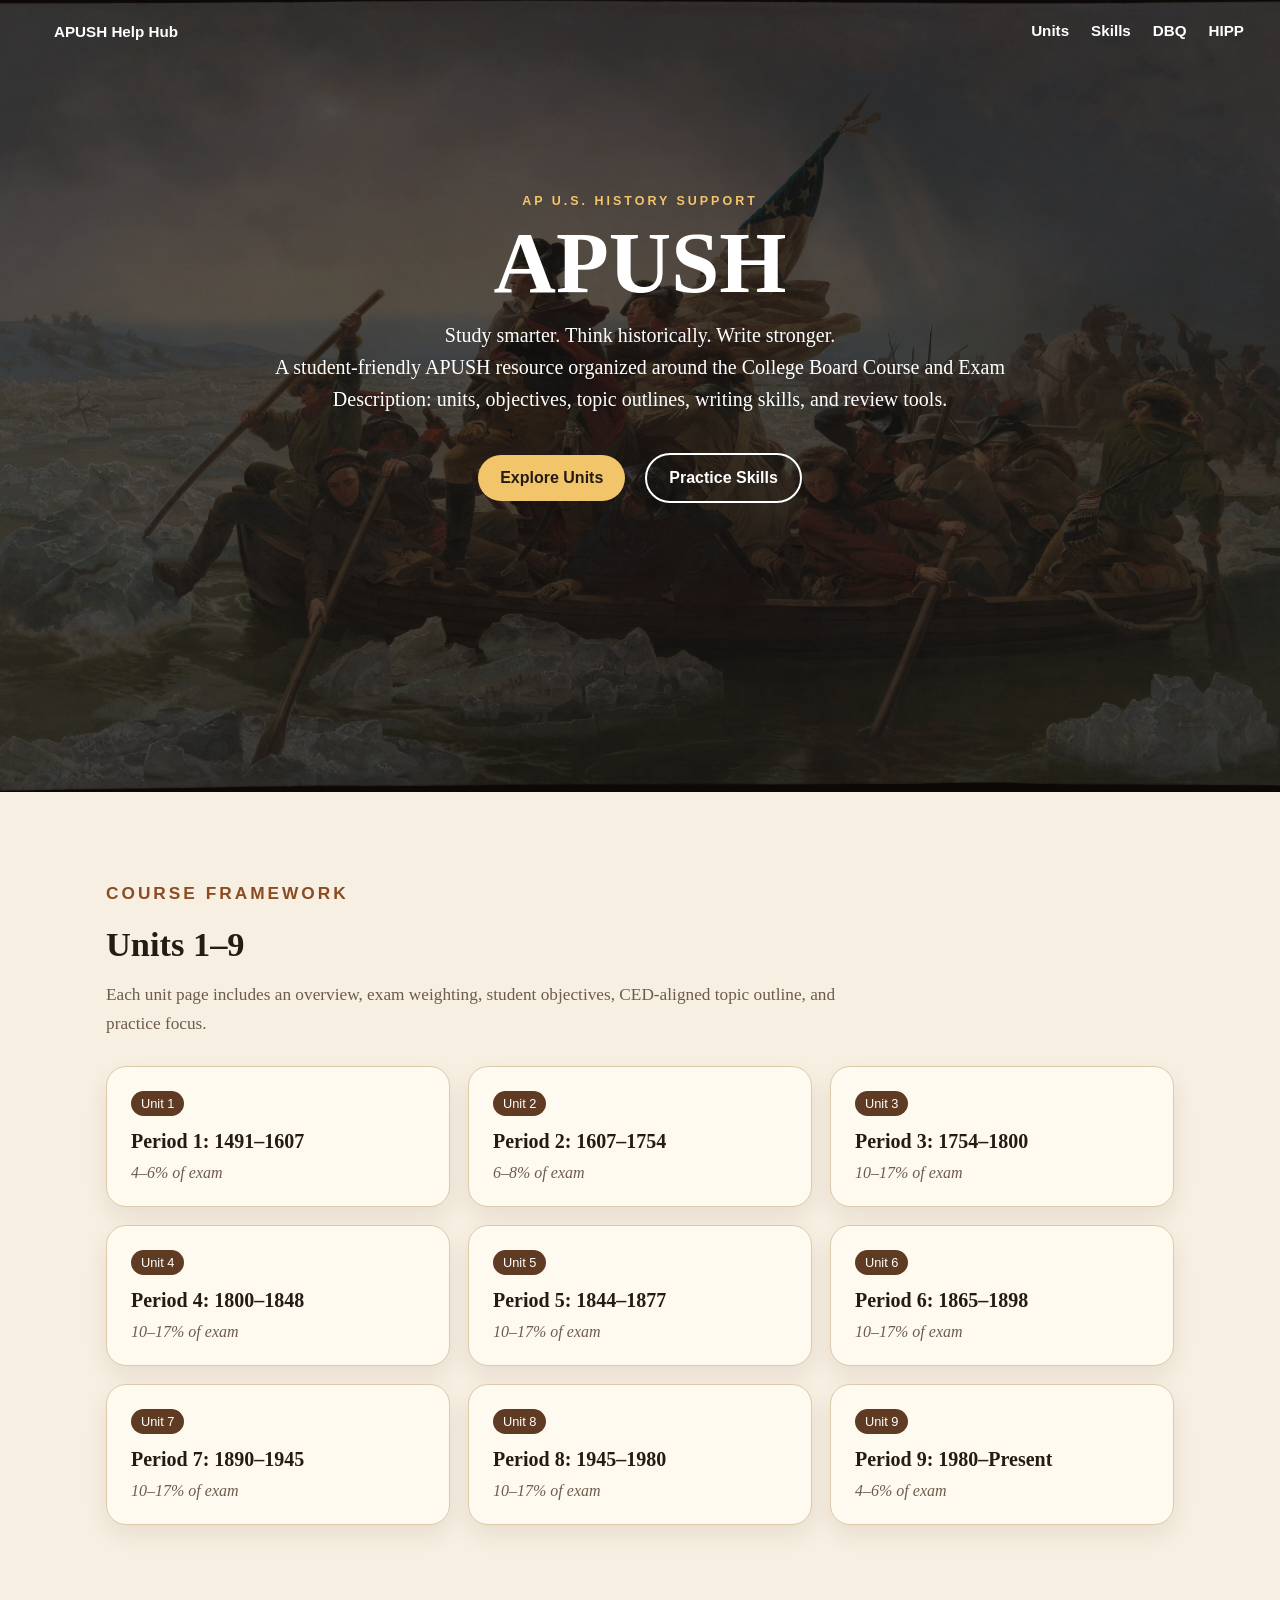
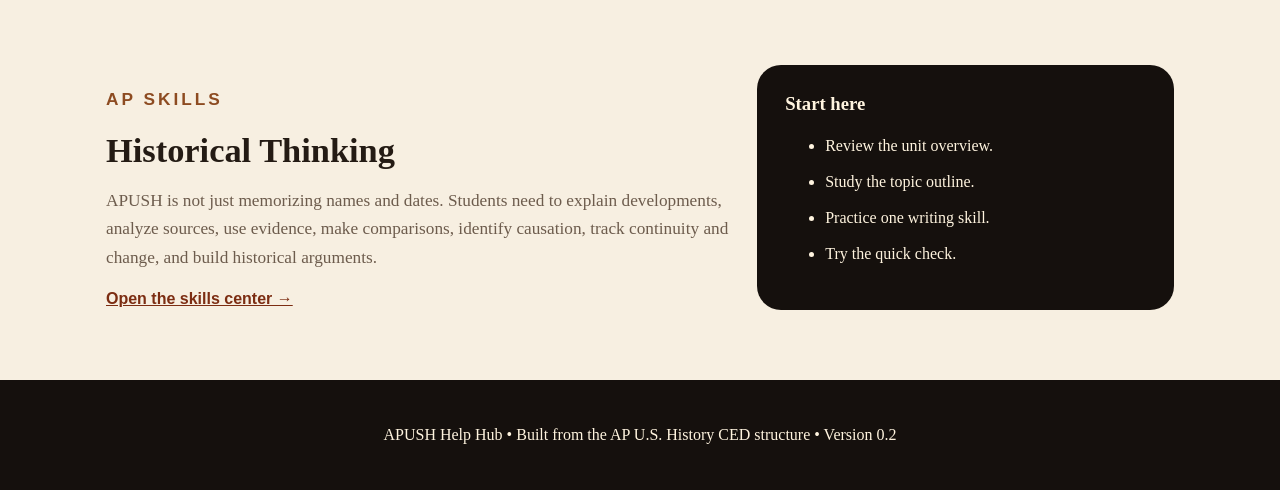
<file: index.html>
<!DOCTYPE html>
<html lang="en">
<head>
  <meta charset="UTF-8" />
  <meta name="viewport" content="width=device-width, initial-scale=1.0" />
  <title>APUSH Help Hub</title>
  <link rel="stylesheet" href="css/style.css" />
</head>
<body>
  <header class="home-hero">
    <nav class="home-nav">
      <a class="brand" href="index.html">APUSH Help Hub</a>
      <div>
        <a href="#units">Units</a>
        <a href="pages/skills.html">Skills</a>
        <a href="pages/dbq.html">DBQ</a>
        <a href="pages/hipp.html">HIPP</a>
      </div>
    </nav>

    <section class="hero-inner">
      <p class="eyebrow">AP U.S. History Support</p>
      <h1>APUSH</h1>
      <p class="subtitle">
        Study smarter. Think historically. Write stronger.<br />
        A student-friendly APUSH resource organized around the College Board Course and Exam Description:
        units, objectives, topic outlines, writing skills, and review tools.
      </p>
      <div class="hero-actions">
        <a class="btn primary" href="#units">Explore Units</a>
        <a class="btn secondary" href="pages/skills.html">Practice Skills</a>
      </div>
    </section>
  </header>

  <main>
    <section id="units" class="section">
      <div class="section-heading">
        <p class="eyebrow dark">Course Framework</p>
        <h2>Units 1–9</h2>
        <p>Each unit page includes an overview, exam weighting, student objectives, CED-aligned topic outline, and practice focus.</p>
      </div>
      <div class="unit-grid">
        
      <a class="unit-tile" href="pages/unit1.html">
        <span>Unit 1</span>
        <strong>Period 1: 1491–1607</strong>
        <em>4–6% of exam</em>
      </a>

      <a class="unit-tile" href="pages/unit2.html">
        <span>Unit 2</span>
        <strong>Period 2: 1607–1754</strong>
        <em>6–8% of exam</em>
      </a>

      <a class="unit-tile" href="pages/unit3.html">
        <span>Unit 3</span>
        <strong>Period 3: 1754–1800</strong>
        <em>10–17% of exam</em>
      </a>

      <a class="unit-tile" href="pages/unit4.html">
        <span>Unit 4</span>
        <strong>Period 4: 1800–1848</strong>
        <em>10–17% of exam</em>
      </a>

      <a class="unit-tile" href="pages/unit5.html">
        <span>Unit 5</span>
        <strong>Period 5: 1844–1877</strong>
        <em>10–17% of exam</em>
      </a>

      <a class="unit-tile" href="pages/unit6.html">
        <span>Unit 6</span>
        <strong>Period 6: 1865–1898</strong>
        <em>10–17% of exam</em>
      </a>

      <a class="unit-tile" href="pages/unit7.html">
        <span>Unit 7</span>
        <strong>Period 7: 1890–1945</strong>
        <em>10–17% of exam</em>
      </a>

      <a class="unit-tile" href="pages/unit8.html">
        <span>Unit 8</span>
        <strong>Period 8: 1945–1980</strong>
        <em>10–17% of exam</em>
      </a>

      <a class="unit-tile" href="pages/unit9.html">
        <span>Unit 9</span>
        <strong>Period 9: 1980–Present</strong>
        <em>4–6% of exam</em>
      </a>
      </div>
    </section>

    <section class="section split-section">
      <div>
        <p class="eyebrow dark">AP Skills</p>
        <h2>Historical Thinking</h2>
        <p>
          APUSH is not just memorizing names and dates. Students need to explain developments,
          analyze sources, use evidence, make comparisons, identify causation, track continuity and change,
          and build historical arguments.
        </p>
        <a class="text-link" href="pages/skills.html">Open the skills center →</a>
      </div>
      <div class="feature-card">
        <h3>Start here</h3>
        <ul class="check-list">
          <li>Review the unit overview.</li>
          <li>Study the topic outline.</li>
          <li>Practice one writing skill.</li>
          <li>Try the quick check.</li>
        </ul>
      </div>
    </section>
  </main>

  <footer class="footer">
    <p>APUSH Help Hub • Built from the AP U.S. History CED structure • Version 0.2</p>
  </footer>

  <script src="js/script.js"></script>
</body>
</html>
</file>
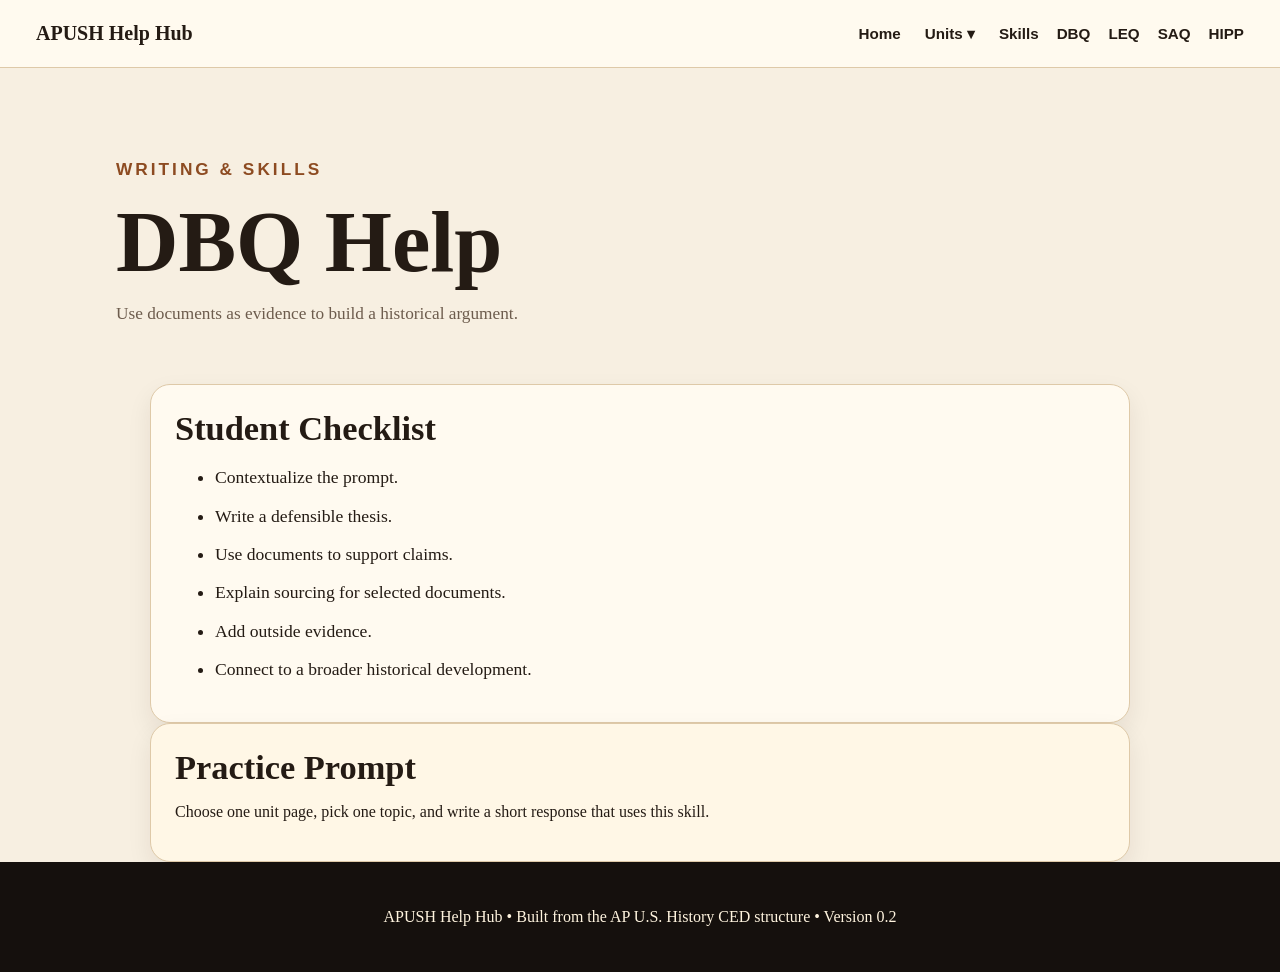
<file: pages/dbq.html>
<!DOCTYPE html>
<html lang="en">
<head>
  <meta charset="UTF-8" />
  <meta name="viewport" content="width=device-width, initial-scale=1.0" />
  <title>DBQ Help | APUSH Help Hub</title>
  <link rel="stylesheet" href="../css/style.css" />
</head>
<body>
  <header class="site-header">
    <a class="brand" href="../index.html">APUSH Help Hub</a>
    <button class="menu-toggle" aria-label="Toggle menu">☰</button>
    <nav class="site-nav">
      <a href="../index.html">Home</a>
      <div class="dropdown">
        <button>Units ▾</button>
        <div class="dropdown-menu">
          <a href="unit1.html">Unit 1</a>
<a href="unit2.html">Unit 2</a>
<a href="unit3.html">Unit 3</a>
<a href="unit4.html">Unit 4</a>
<a href="unit5.html">Unit 5</a>
<a href="unit6.html">Unit 6</a>
<a href="unit7.html">Unit 7</a>
<a href="unit8.html">Unit 8</a>
<a href="unit9.html">Unit 9</a>
        </div>
      </div>
      <a href="skills.html">Skills</a>
      <a href="dbq.html">DBQ</a>
      <a href="leq.html">LEQ</a>
      <a href="saq.html">SAQ</a>
      <a href="hipp.html">HIPP</a>
    </nav>
  </header>
  
  <main class="page-main">
    <section class="page-hero">
      <p class="eyebrow dark">Writing & Skills</p>
      <h1>DBQ Help</h1>
      <p>Use documents as evidence to build a historical argument.</p>
    </section>

    <section class="section narrow content-card">
      <h2>Student Checklist</h2>
      <ul class="check-list big">
        <li>Contextualize the prompt.</li>
<li>Write a defensible thesis.</li>
<li>Use documents to support claims.</li>
<li>Explain sourcing for selected documents.</li>
<li>Add outside evidence.</li>
<li>Connect to a broader historical development.</li>
      </ul>
    </section>

    <section class="section narrow practice-box">
      <h2>Practice Prompt</h2>
      <p>Choose one unit page, pick one topic, and write a short response that uses this skill.</p>
    </section>
  </main>

  <footer class="footer">
    <p>APUSH Help Hub • Built from the AP U.S. History CED structure • Version 0.2</p>
  </footer>
  <script src="../js/script.js"></script>
</body>
</html>
</file>
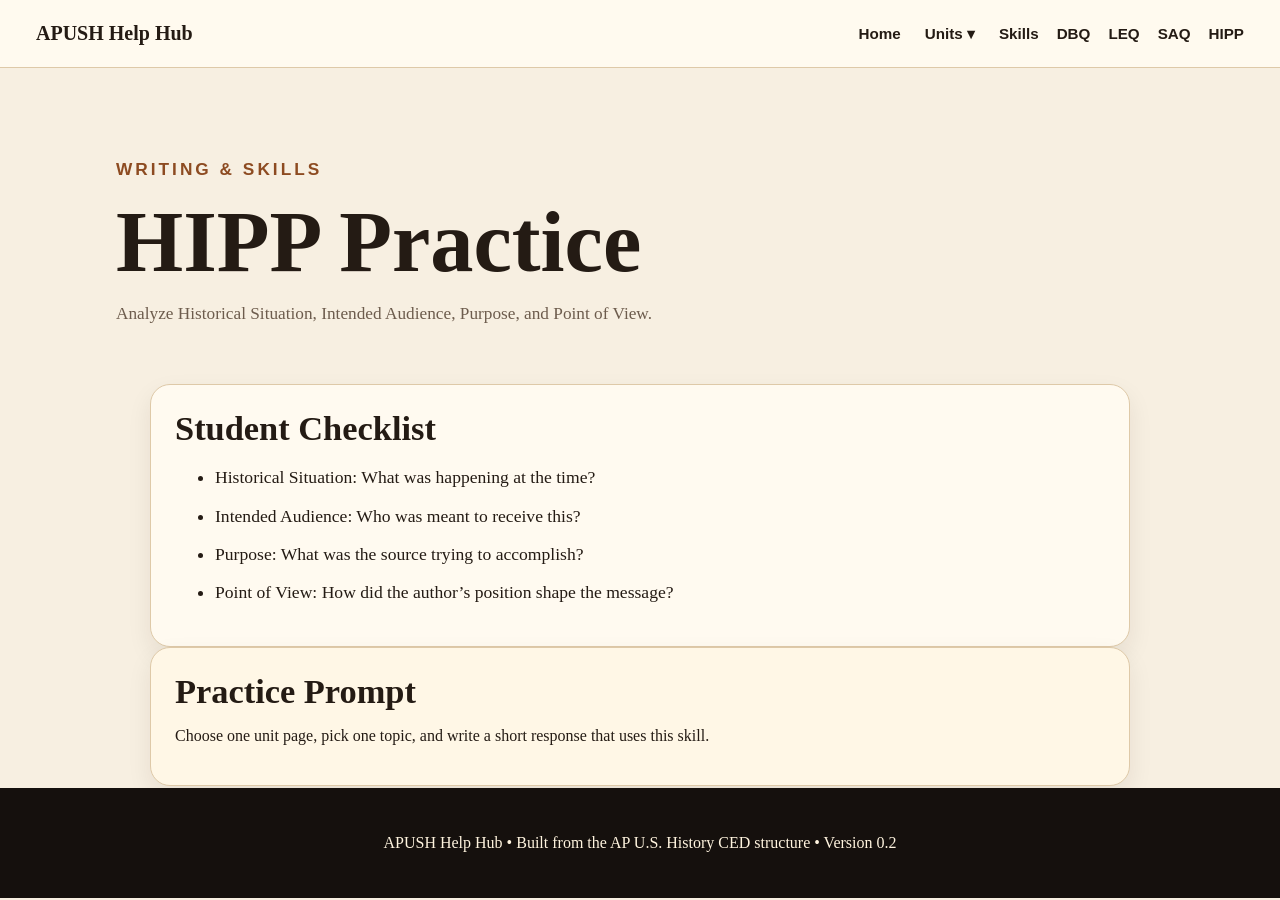
<file: pages/hipp.html>
<!DOCTYPE html>
<html lang="en">
<head>
  <meta charset="UTF-8" />
  <meta name="viewport" content="width=device-width, initial-scale=1.0" />
  <title>HIPP Practice | APUSH Help Hub</title>
  <link rel="stylesheet" href="../css/style.css" />
</head>
<body>
  <header class="site-header">
    <a class="brand" href="../index.html">APUSH Help Hub</a>
    <button class="menu-toggle" aria-label="Toggle menu">☰</button>
    <nav class="site-nav">
      <a href="../index.html">Home</a>
      <div class="dropdown">
        <button>Units ▾</button>
        <div class="dropdown-menu">
          <a href="unit1.html">Unit 1</a>
<a href="unit2.html">Unit 2</a>
<a href="unit3.html">Unit 3</a>
<a href="unit4.html">Unit 4</a>
<a href="unit5.html">Unit 5</a>
<a href="unit6.html">Unit 6</a>
<a href="unit7.html">Unit 7</a>
<a href="unit8.html">Unit 8</a>
<a href="unit9.html">Unit 9</a>
        </div>
      </div>
      <a href="skills.html">Skills</a>
      <a href="dbq.html">DBQ</a>
      <a href="leq.html">LEQ</a>
      <a href="saq.html">SAQ</a>
      <a href="hipp.html">HIPP</a>
    </nav>
  </header>
  
  <main class="page-main">
    <section class="page-hero">
      <p class="eyebrow dark">Writing & Skills</p>
      <h1>HIPP Practice</h1>
      <p>Analyze Historical Situation, Intended Audience, Purpose, and Point of View.</p>
    </section>

    <section class="section narrow content-card">
      <h2>Student Checklist</h2>
      <ul class="check-list big">
        <li>Historical Situation: What was happening at the time?</li>
<li>Intended Audience: Who was meant to receive this?</li>
<li>Purpose: What was the source trying to accomplish?</li>
<li>Point of View: How did the author’s position shape the message?</li>
      </ul>
    </section>

    <section class="section narrow practice-box">
      <h2>Practice Prompt</h2>
      <p>Choose one unit page, pick one topic, and write a short response that uses this skill.</p>
    </section>
  </main>

  <footer class="footer">
    <p>APUSH Help Hub • Built from the AP U.S. History CED structure • Version 0.2</p>
  </footer>
  <script src="../js/script.js"></script>
</body>
</html>
</file>
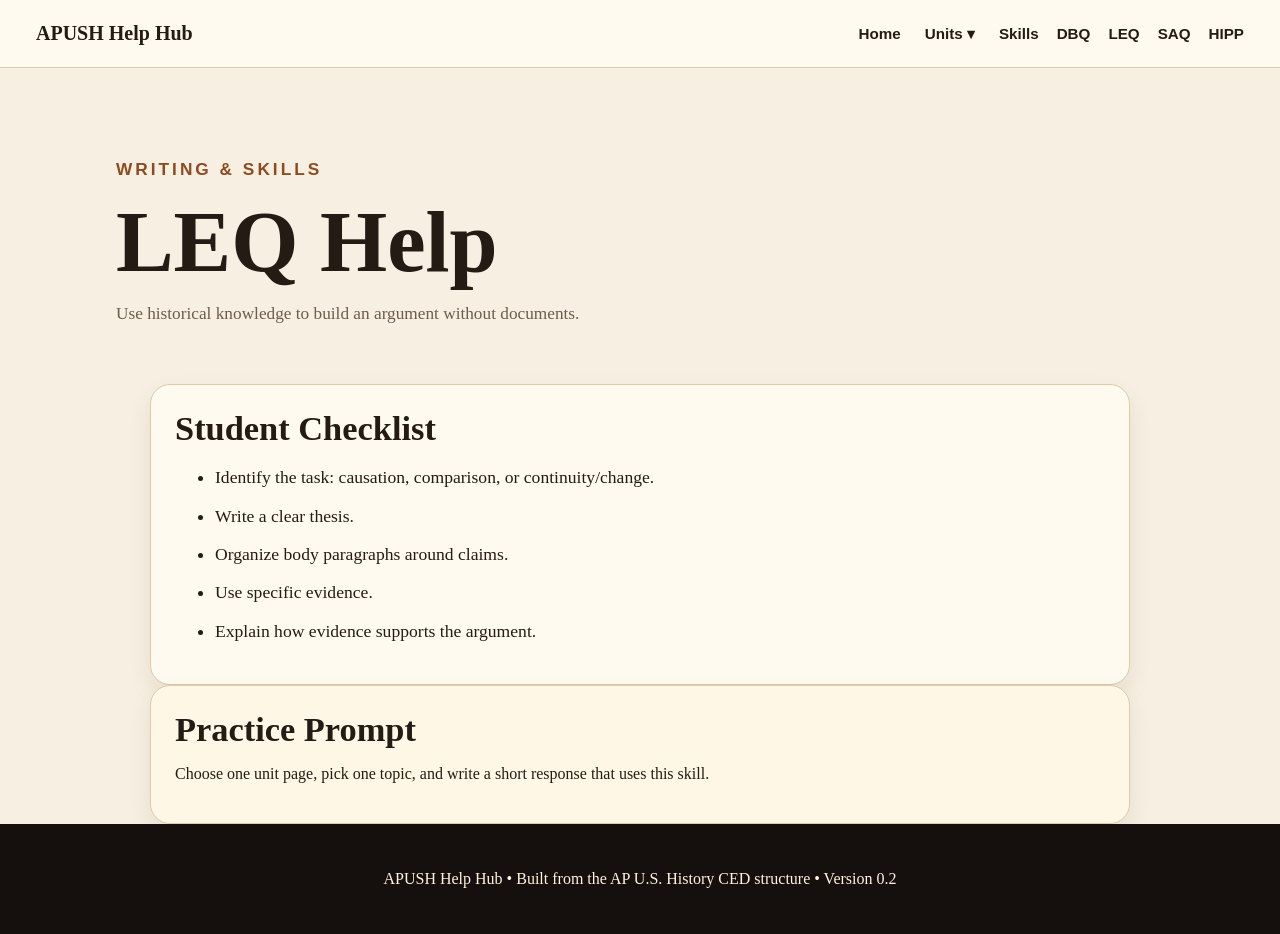
<file: pages/leq.html>
<!DOCTYPE html>
<html lang="en">
<head>
  <meta charset="UTF-8" />
  <meta name="viewport" content="width=device-width, initial-scale=1.0" />
  <title>LEQ Help | APUSH Help Hub</title>
  <link rel="stylesheet" href="../css/style.css" />
</head>
<body>
  <header class="site-header">
    <a class="brand" href="../index.html">APUSH Help Hub</a>
    <button class="menu-toggle" aria-label="Toggle menu">☰</button>
    <nav class="site-nav">
      <a href="../index.html">Home</a>
      <div class="dropdown">
        <button>Units ▾</button>
        <div class="dropdown-menu">
          <a href="unit1.html">Unit 1</a>
<a href="unit2.html">Unit 2</a>
<a href="unit3.html">Unit 3</a>
<a href="unit4.html">Unit 4</a>
<a href="unit5.html">Unit 5</a>
<a href="unit6.html">Unit 6</a>
<a href="unit7.html">Unit 7</a>
<a href="unit8.html">Unit 8</a>
<a href="unit9.html">Unit 9</a>
        </div>
      </div>
      <a href="skills.html">Skills</a>
      <a href="dbq.html">DBQ</a>
      <a href="leq.html">LEQ</a>
      <a href="saq.html">SAQ</a>
      <a href="hipp.html">HIPP</a>
    </nav>
  </header>
  
  <main class="page-main">
    <section class="page-hero">
      <p class="eyebrow dark">Writing & Skills</p>
      <h1>LEQ Help</h1>
      <p>Use historical knowledge to build an argument without documents.</p>
    </section>

    <section class="section narrow content-card">
      <h2>Student Checklist</h2>
      <ul class="check-list big">
        <li>Identify the task: causation, comparison, or continuity/change.</li>
<li>Write a clear thesis.</li>
<li>Organize body paragraphs around claims.</li>
<li>Use specific evidence.</li>
<li>Explain how evidence supports the argument.</li>
      </ul>
    </section>

    <section class="section narrow practice-box">
      <h2>Practice Prompt</h2>
      <p>Choose one unit page, pick one topic, and write a short response that uses this skill.</p>
    </section>
  </main>

  <footer class="footer">
    <p>APUSH Help Hub • Built from the AP U.S. History CED structure • Version 0.2</p>
  </footer>
  <script src="../js/script.js"></script>
</body>
</html>
</file>
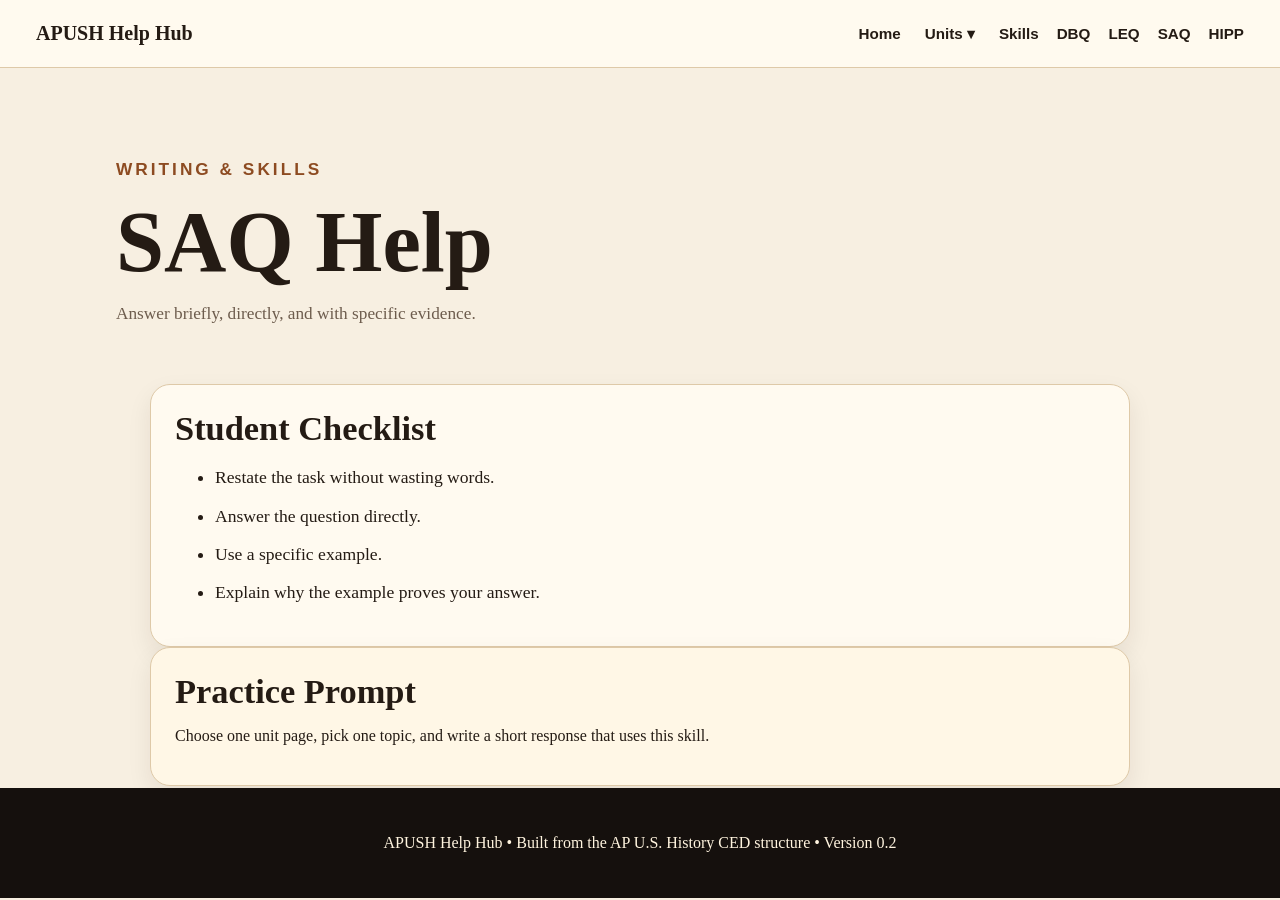
<file: pages/saq.html>
<!DOCTYPE html>
<html lang="en">
<head>
  <meta charset="UTF-8" />
  <meta name="viewport" content="width=device-width, initial-scale=1.0" />
  <title>SAQ Help | APUSH Help Hub</title>
  <link rel="stylesheet" href="../css/style.css" />
</head>
<body>
  <header class="site-header">
    <a class="brand" href="../index.html">APUSH Help Hub</a>
    <button class="menu-toggle" aria-label="Toggle menu">☰</button>
    <nav class="site-nav">
      <a href="../index.html">Home</a>
      <div class="dropdown">
        <button>Units ▾</button>
        <div class="dropdown-menu">
          <a href="unit1.html">Unit 1</a>
<a href="unit2.html">Unit 2</a>
<a href="unit3.html">Unit 3</a>
<a href="unit4.html">Unit 4</a>
<a href="unit5.html">Unit 5</a>
<a href="unit6.html">Unit 6</a>
<a href="unit7.html">Unit 7</a>
<a href="unit8.html">Unit 8</a>
<a href="unit9.html">Unit 9</a>
        </div>
      </div>
      <a href="skills.html">Skills</a>
      <a href="dbq.html">DBQ</a>
      <a href="leq.html">LEQ</a>
      <a href="saq.html">SAQ</a>
      <a href="hipp.html">HIPP</a>
    </nav>
  </header>
  
  <main class="page-main">
    <section class="page-hero">
      <p class="eyebrow dark">Writing & Skills</p>
      <h1>SAQ Help</h1>
      <p>Answer briefly, directly, and with specific evidence.</p>
    </section>

    <section class="section narrow content-card">
      <h2>Student Checklist</h2>
      <ul class="check-list big">
        <li>Restate the task without wasting words.</li>
<li>Answer the question directly.</li>
<li>Use a specific example.</li>
<li>Explain why the example proves your answer.</li>
      </ul>
    </section>

    <section class="section narrow practice-box">
      <h2>Practice Prompt</h2>
      <p>Choose one unit page, pick one topic, and write a short response that uses this skill.</p>
    </section>
  </main>

  <footer class="footer">
    <p>APUSH Help Hub • Built from the AP U.S. History CED structure • Version 0.2</p>
  </footer>
  <script src="../js/script.js"></script>
</body>
</html>
</file>
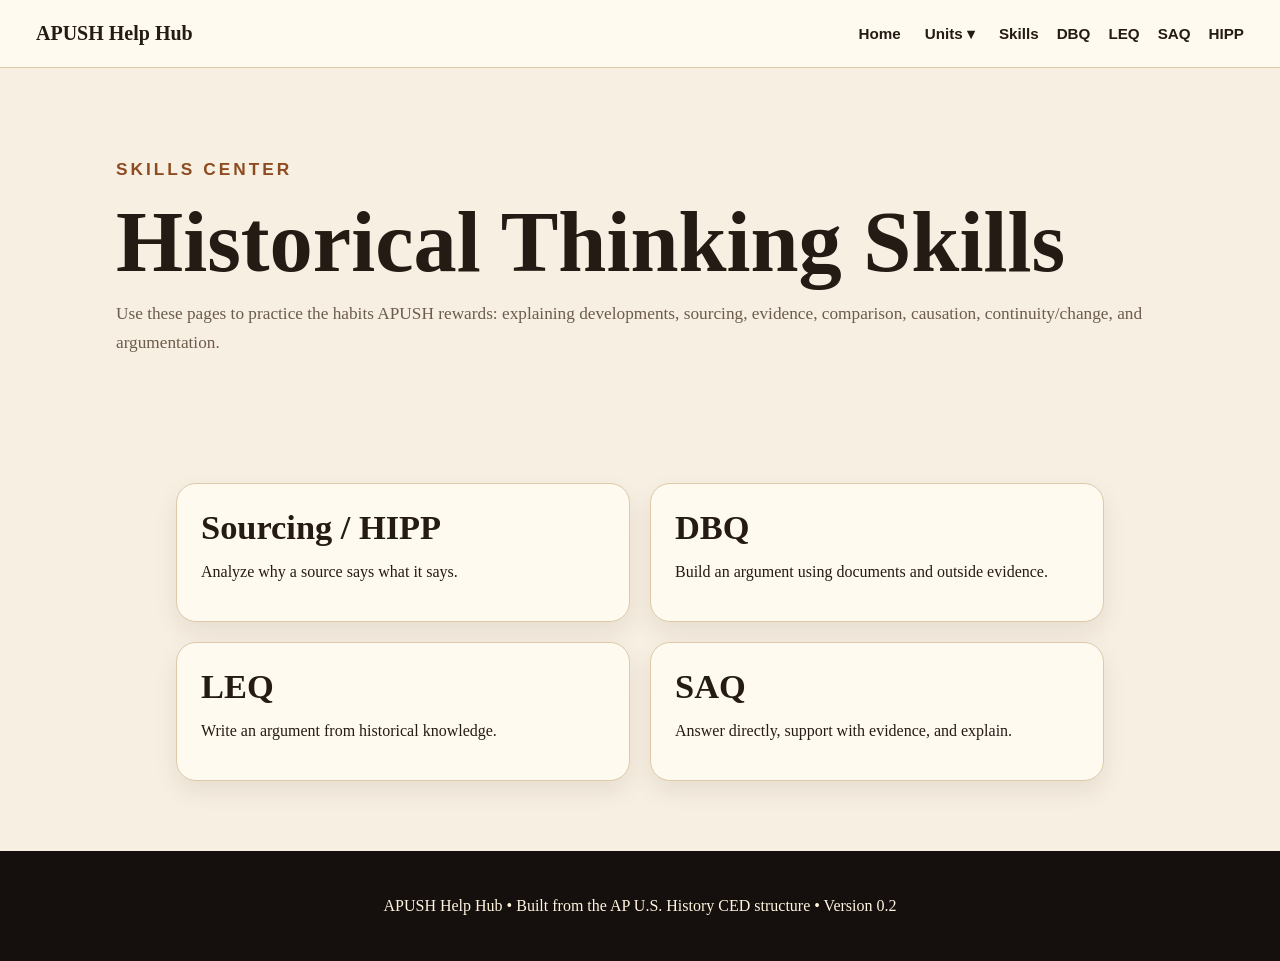
<file: pages/skills.html>
<!DOCTYPE html>
<html lang="en">
<head>
  <meta charset="UTF-8" />
  <meta name="viewport" content="width=device-width, initial-scale=1.0" />
  <title>Skills Center | APUSH Help Hub</title>
  <link rel="stylesheet" href="../css/style.css" />
</head>
<body>
  <header class="site-header">
    <a class="brand" href="../index.html">APUSH Help Hub</a>
    <button class="menu-toggle" aria-label="Toggle menu">☰</button>
    <nav class="site-nav">
      <a href="../index.html">Home</a>
      <div class="dropdown">
        <button>Units ▾</button>
        <div class="dropdown-menu">
          <a href="unit1.html">Unit 1</a>
<a href="unit2.html">Unit 2</a>
<a href="unit3.html">Unit 3</a>
<a href="unit4.html">Unit 4</a>
<a href="unit5.html">Unit 5</a>
<a href="unit6.html">Unit 6</a>
<a href="unit7.html">Unit 7</a>
<a href="unit8.html">Unit 8</a>
<a href="unit9.html">Unit 9</a>
        </div>
      </div>
      <a href="skills.html">Skills</a>
      <a href="dbq.html">DBQ</a>
      <a href="leq.html">LEQ</a>
      <a href="saq.html">SAQ</a>
      <a href="hipp.html">HIPP</a>
    </nav>
  </header>
  
  <main class="page-main">
    <section class="page-hero">
      <p class="eyebrow dark">Skills Center</p>
      <h1>Historical Thinking Skills</h1>
      <p>Use these pages to practice the habits APUSH rewards: explaining developments, sourcing, evidence, comparison, causation, continuity/change, and argumentation.</p>
    </section>

    <section class="skill-grid section narrow">
      <a class="skill-card" href="hipp.html"><h2>Sourcing / HIPP</h2><p>Analyze why a source says what it says.</p></a>
      <a class="skill-card" href="dbq.html"><h2>DBQ</h2><p>Build an argument using documents and outside evidence.</p></a>
      <a class="skill-card" href="leq.html"><h2>LEQ</h2><p>Write an argument from historical knowledge.</p></a>
      <a class="skill-card" href="saq.html"><h2>SAQ</h2><p>Answer directly, support with evidence, and explain.</p></a>
    </section>
  </main>

  <footer class="footer">
    <p>APUSH Help Hub • Built from the AP U.S. History CED structure • Version 0.2</p>
  </footer>
  <script src="../js/script.js"></script>
</body>
</html>
</file>
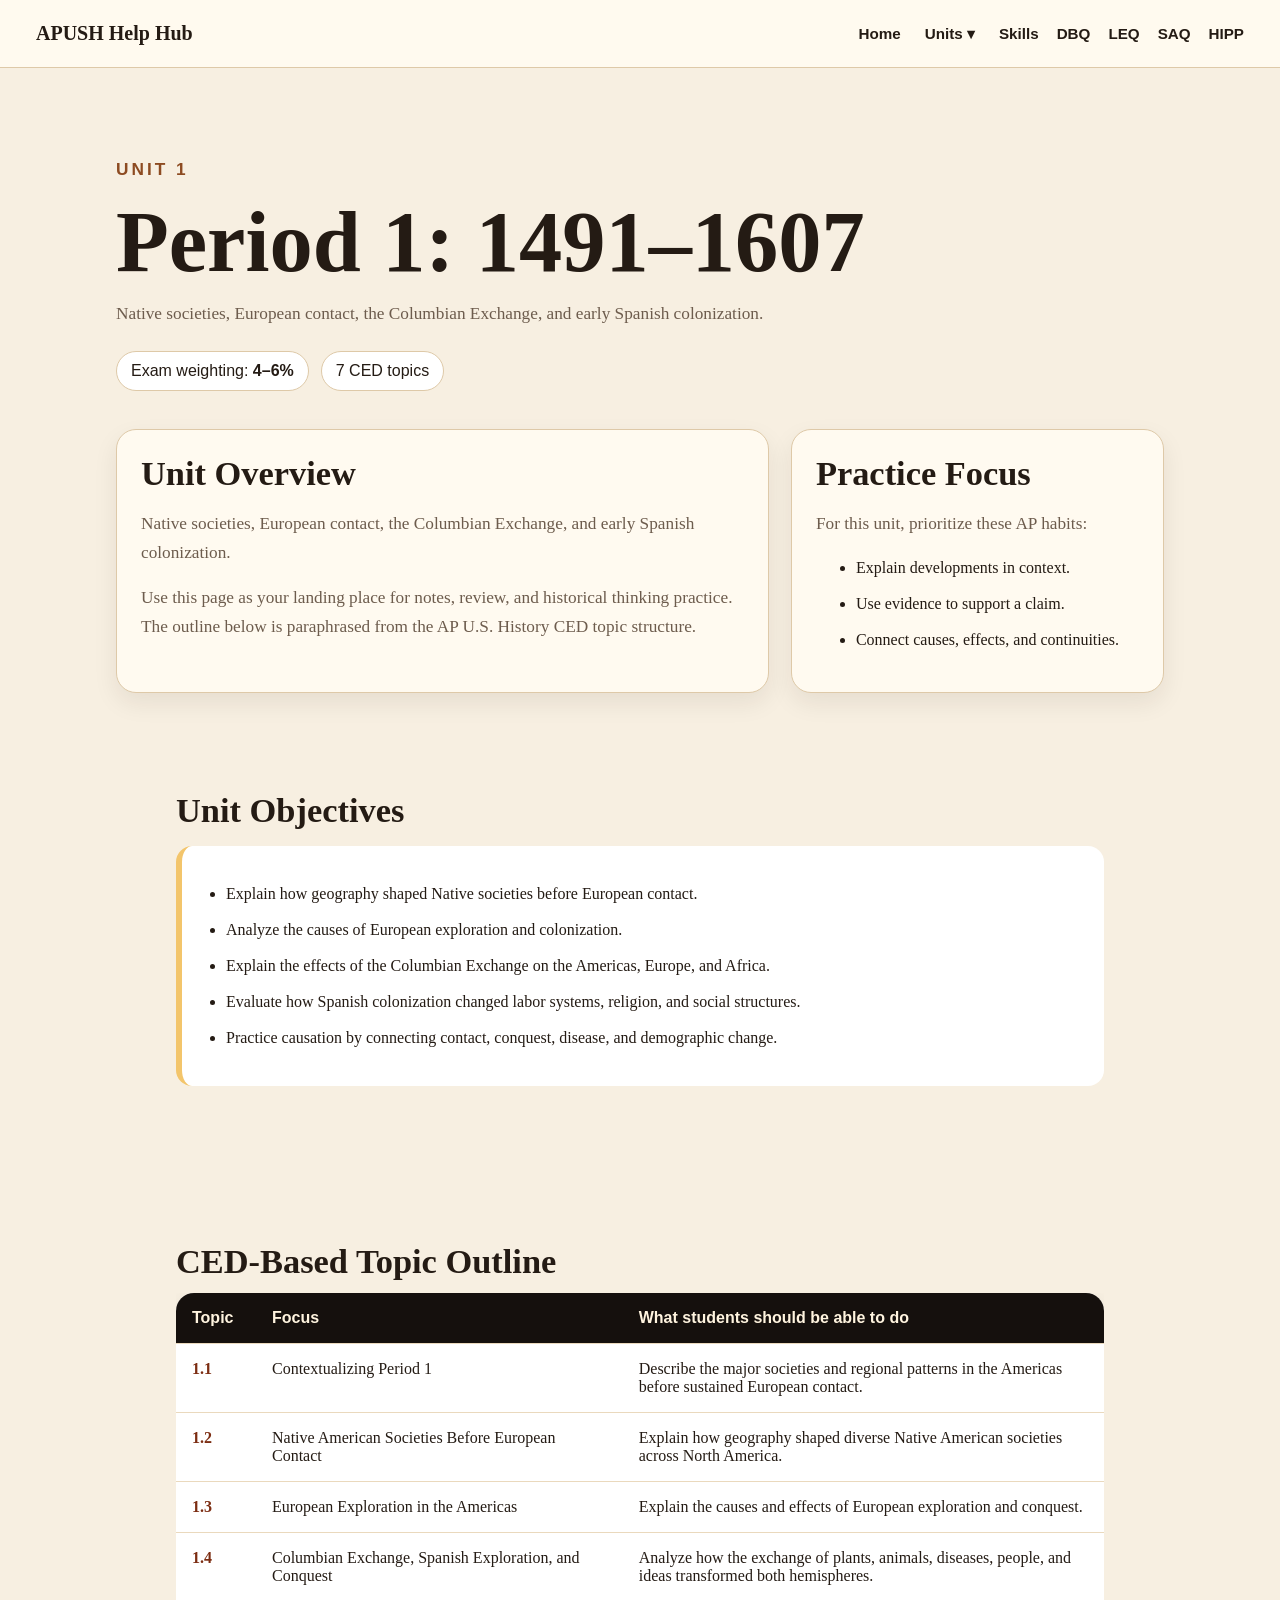
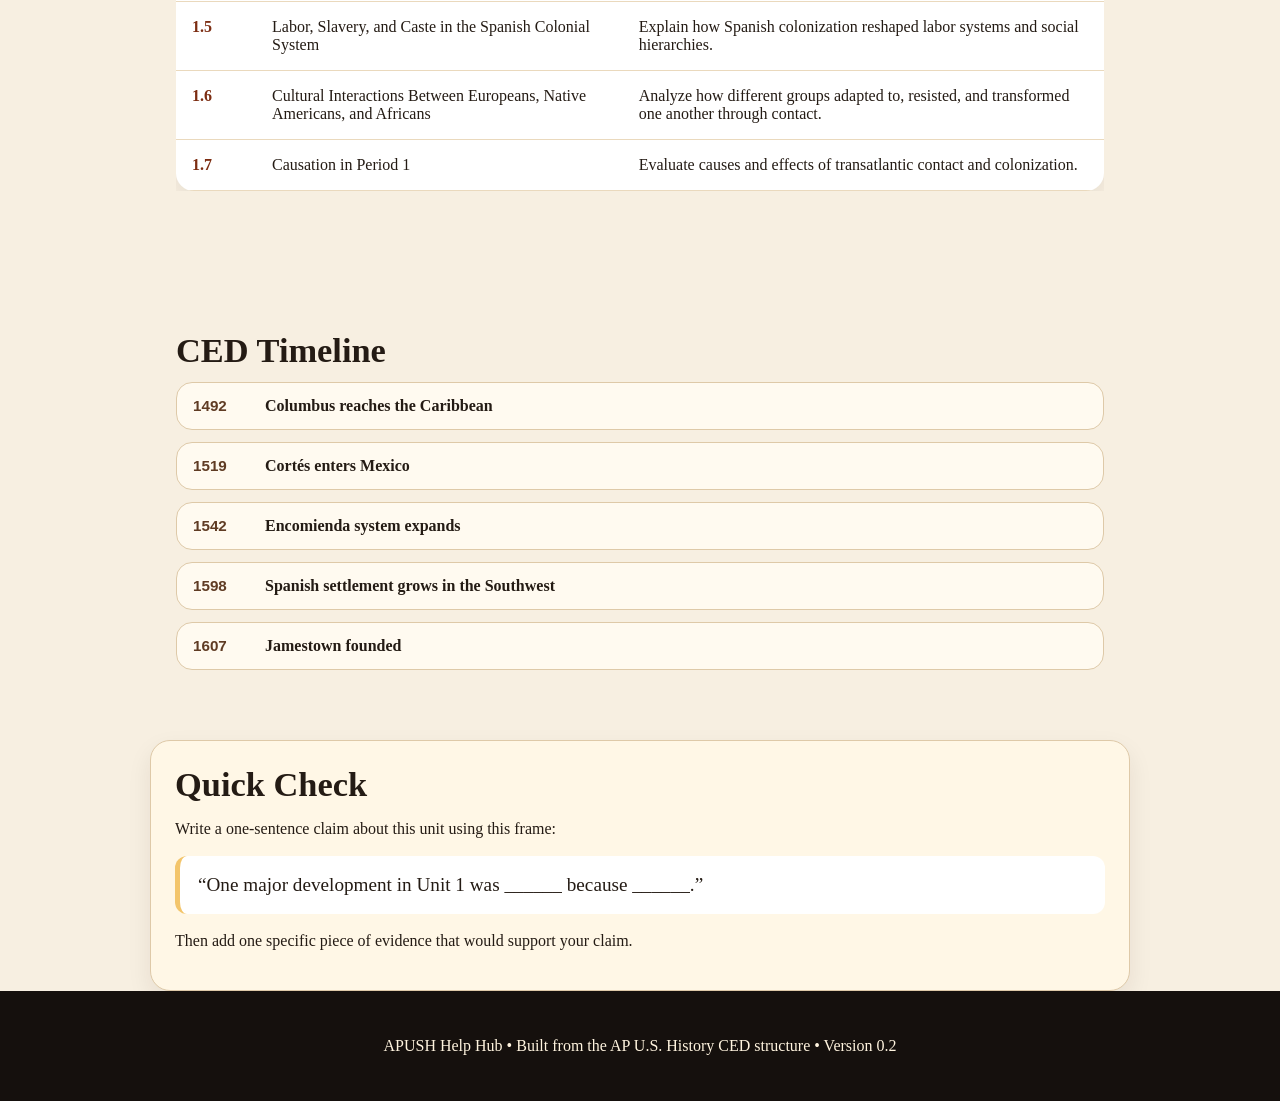
<file: pages/unit1.html>
<!DOCTYPE html>
<html lang="en">
<head>
  <meta charset="UTF-8" />
  <meta name="viewport" content="width=device-width, initial-scale=1.0" />
  <title>Unit 1: Period 1: 1491–1607 | APUSH Help Hub</title>
  <link rel="stylesheet" href="../css/style.css" />
</head>
<body>
  <header class="site-header">
    <a class="brand" href="../index.html">APUSH Help Hub</a>
    <button class="menu-toggle" aria-label="Toggle menu">☰</button>
    <nav class="site-nav">
      <a href="../index.html">Home</a>
      <div class="dropdown">
        <button>Units ▾</button>
        <div class="dropdown-menu">
          <a href="unit1.html">Unit 1</a>
<a href="unit2.html">Unit 2</a>
<a href="unit3.html">Unit 3</a>
<a href="unit4.html">Unit 4</a>
<a href="unit5.html">Unit 5</a>
<a href="unit6.html">Unit 6</a>
<a href="unit7.html">Unit 7</a>
<a href="unit8.html">Unit 8</a>
<a href="unit9.html">Unit 9</a>
        </div>
      </div>
      <a href="skills.html">Skills</a>
      <a href="dbq.html">DBQ</a>
      <a href="leq.html">LEQ</a>
      <a href="saq.html">SAQ</a>
      <a href="hipp.html">HIPP</a>
    </nav>
  </header>
  
  <main class="page-main">
    <section class="page-hero">
      <p class="eyebrow dark">Unit 1</p>
      <h1>Period 1: 1491–1607</h1>
      <p>Native societies, European contact, the Columbian Exchange, and early Spanish colonization.</p>
      <div class="meta-row">
        <span>Exam weighting: <strong>4–6%</strong></span>
        <span>7 CED topics</span>
      </div>
    </section>

    <section class="content-grid">
      <article class="content-card wide">
        <h2>Unit Overview</h2>
        <p>Native societies, European contact, the Columbian Exchange, and early Spanish colonization.</p>
        <p>
          Use this page as your landing place for notes, review, and historical thinking practice.
          The outline below is paraphrased from the AP U.S. History CED topic structure.
        </p>
      </article>

      <aside class="content-card">
        <h2>Practice Focus</h2>
        <p>For this unit, prioritize these AP habits:</p>
        <ul class="check-list">
          <li>Explain developments in context.</li>
          <li>Use evidence to support a claim.</li>
          <li>Connect causes, effects, and continuities.</li>
        </ul>
      </aside>
    </section>

    <section class="section narrow">
      <h2>Unit Objectives</h2>
      <ul class="objective-list">
        <li>Explain how geography shaped Native societies before European contact.</li>
<li>Analyze the causes of European exploration and colonization.</li>
<li>Explain the effects of the Columbian Exchange on the Americas, Europe, and Africa.</li>
<li>Evaluate how Spanish colonization changed labor systems, religion, and social structures.</li>
<li>Practice causation by connecting contact, conquest, disease, and demographic change.</li>
      </ul>
    </section>

    <section class="section narrow">
      <h2>CED-Based Topic Outline</h2>
      <div class="table-wrap">
        <table class="topic-table">
          <thead>
            <tr>
              <th>Topic</th>
              <th>Focus</th>
              <th>What students should be able to do</th>
            </tr>
          </thead>
          <tbody>
            
          <tr>
            <td>1.1</td>
            <td>Contextualizing Period 1</td>
            <td>Describe the major societies and regional patterns in the Americas before sustained European contact.</td>
          </tr>

          <tr>
            <td>1.2</td>
            <td>Native American Societies Before European Contact</td>
            <td>Explain how geography shaped diverse Native American societies across North America.</td>
          </tr>

          <tr>
            <td>1.3</td>
            <td>European Exploration in the Americas</td>
            <td>Explain the causes and effects of European exploration and conquest.</td>
          </tr>

          <tr>
            <td>1.4</td>
            <td>Columbian Exchange, Spanish Exploration, and Conquest</td>
            <td>Analyze how the exchange of plants, animals, diseases, people, and ideas transformed both hemispheres.</td>
          </tr>

          <tr>
            <td>1.5</td>
            <td>Labor, Slavery, and Caste in the Spanish Colonial System</td>
            <td>Explain how Spanish colonization reshaped labor systems and social hierarchies.</td>
          </tr>

          <tr>
            <td>1.6</td>
            <td>Cultural Interactions Between Europeans, Native Americans, and Africans</td>
            <td>Analyze how different groups adapted to, resisted, and transformed one another through contact.</td>
          </tr>

          <tr>
            <td>1.7</td>
            <td>Causation in Period 1</td>
            <td>Evaluate causes and effects of transatlantic contact and colonization.</td>
          </tr>
          </tbody>
        </table>
      </div>
    </section>

    <section class="section narrow">
      <h2>CED Timeline</h2>
      <div class="timeline">
        <details class="timeline-item">
          <summary><span class="timeline-year">1492</span><span>Columbus reaches the Caribbean</span></summary>
          <p>European contact launched lasting exchanges of goods, disease, and power across the Atlantic world.</p>
        </details>
        <details class="timeline-item">
          <summary><span class="timeline-year">1519</span><span>Cortés enters Mexico</span></summary>
          <p>The Spanish conquest of the Aztec Empire reshaped the balance of power in the Americas.</p>
        </details>
        <details class="timeline-item">
          <summary><span class="timeline-year">1542</span><span>Encomienda system expands</span></summary>
          <p>Spanish colonial labor systems increasingly depended on coerced labor and racial hierarchy.</p>
        </details>
        <details class="timeline-item">
          <summary><span class="timeline-year">1598</span><span>Spanish settlement grows in the Southwest</span></summary>
          <p>Mission and presidio networks extended imperial control and reshaped Native life.</p>
        </details>
        <details class="timeline-item">
          <summary><span class="timeline-year">1607</span><span>Jamestown founded</span></summary>
          <p>English colonization began in North America and set the stage for later imperial competition.</p>
        </details>
      </div>
    </section>

    <section class="section narrow practice-box">
      <h2>Quick Check</h2>
      <p>Write a one-sentence claim about this unit using this frame:</p>
      <blockquote>“One major development in Unit 1 was ______ because ______.”</blockquote>
      <p>Then add one specific piece of evidence that would support your claim.</p>
    </section>
  </main>

  <footer class="footer">
    <p>APUSH Help Hub • Built from the AP U.S. History CED structure • Version 0.2</p>
  </footer>
  <script src="../js/script.js"></script>
</body>
</html>
</file>
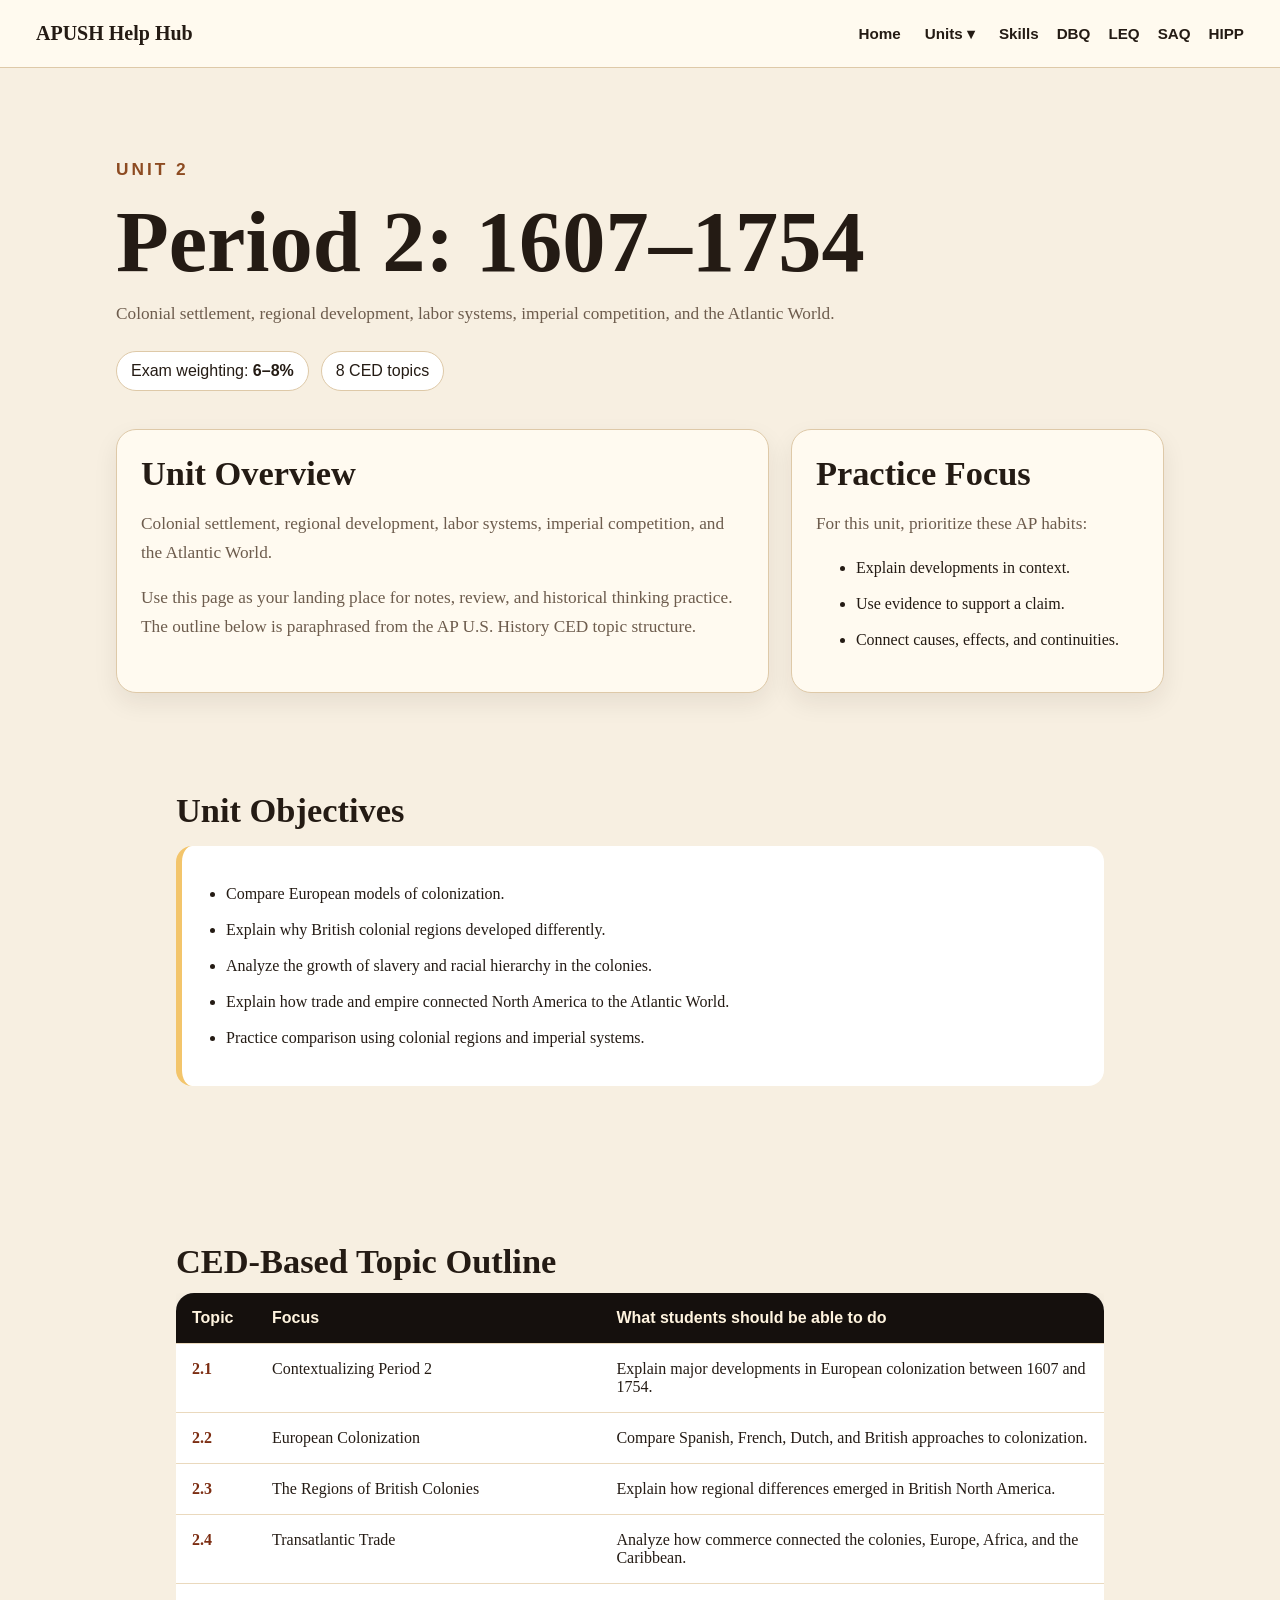
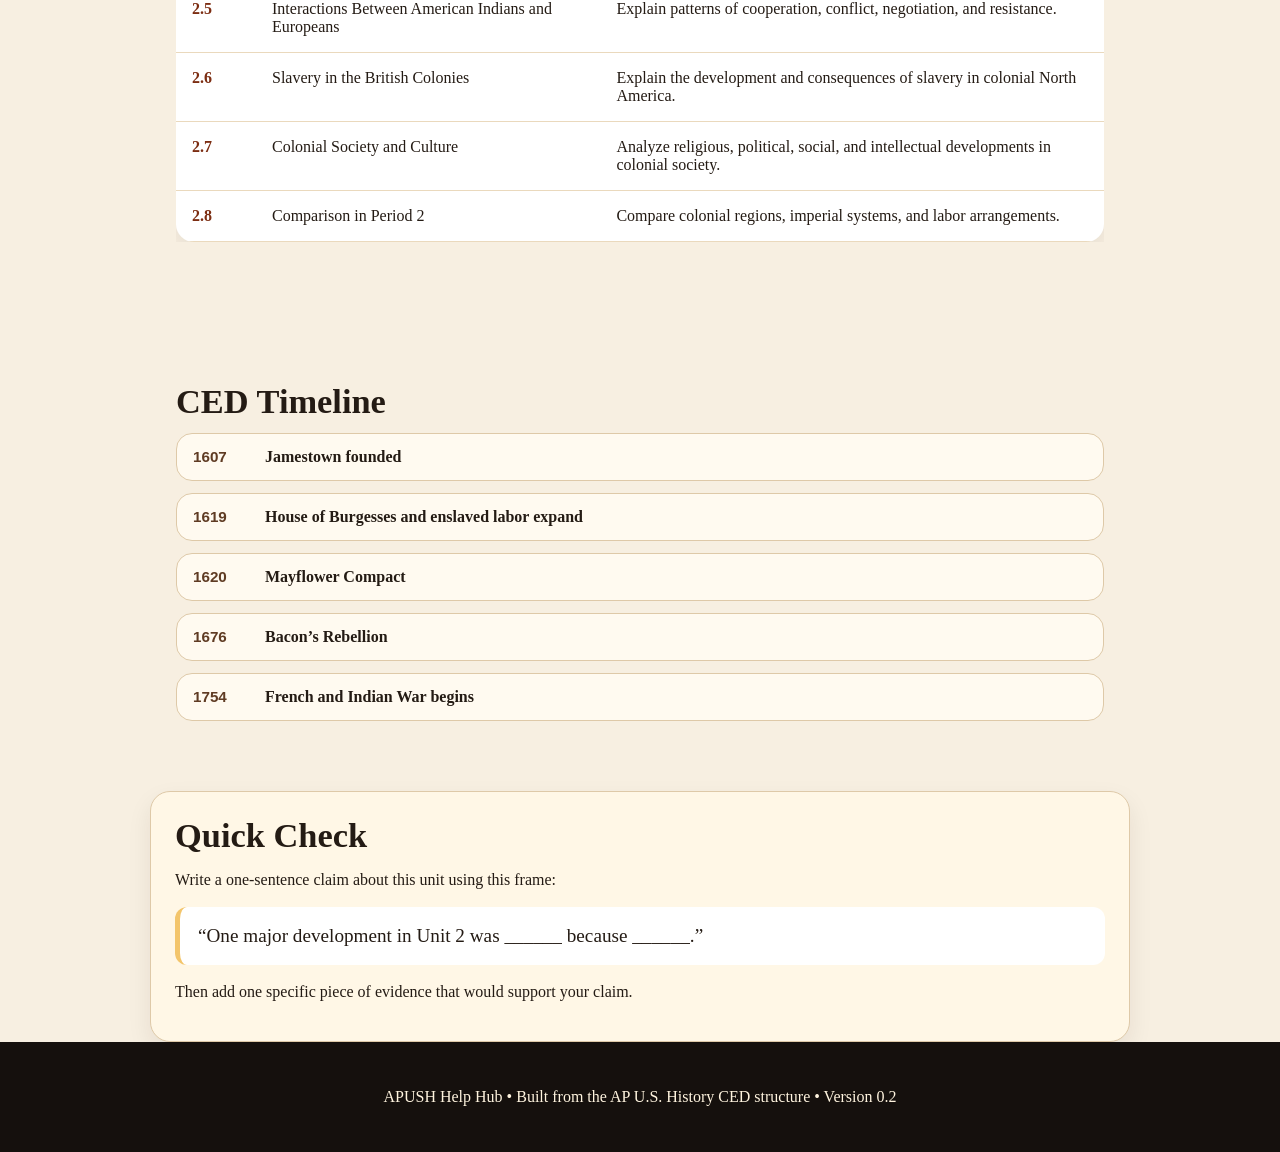
<file: pages/unit2.html>
<!DOCTYPE html>
<html lang="en">
<head>
  <meta charset="UTF-8" />
  <meta name="viewport" content="width=device-width, initial-scale=1.0" />
  <title>Unit 2: Period 2: 1607–1754 | APUSH Help Hub</title>
  <link rel="stylesheet" href="../css/style.css" />
</head>
<body>
  <header class="site-header">
    <a class="brand" href="../index.html">APUSH Help Hub</a>
    <button class="menu-toggle" aria-label="Toggle menu">☰</button>
    <nav class="site-nav">
      <a href="../index.html">Home</a>
      <div class="dropdown">
        <button>Units ▾</button>
        <div class="dropdown-menu">
          <a href="unit1.html">Unit 1</a>
<a href="unit2.html">Unit 2</a>
<a href="unit3.html">Unit 3</a>
<a href="unit4.html">Unit 4</a>
<a href="unit5.html">Unit 5</a>
<a href="unit6.html">Unit 6</a>
<a href="unit7.html">Unit 7</a>
<a href="unit8.html">Unit 8</a>
<a href="unit9.html">Unit 9</a>
        </div>
      </div>
      <a href="skills.html">Skills</a>
      <a href="dbq.html">DBQ</a>
      <a href="leq.html">LEQ</a>
      <a href="saq.html">SAQ</a>
      <a href="hipp.html">HIPP</a>
    </nav>
  </header>
  
  <main class="page-main">
    <section class="page-hero">
      <p class="eyebrow dark">Unit 2</p>
      <h1>Period 2: 1607–1754</h1>
      <p>Colonial settlement, regional development, labor systems, imperial competition, and the Atlantic World.</p>
      <div class="meta-row">
        <span>Exam weighting: <strong>6–8%</strong></span>
        <span>8 CED topics</span>
      </div>
    </section>

    <section class="content-grid">
      <article class="content-card wide">
        <h2>Unit Overview</h2>
        <p>Colonial settlement, regional development, labor systems, imperial competition, and the Atlantic World.</p>
        <p>
          Use this page as your landing place for notes, review, and historical thinking practice.
          The outline below is paraphrased from the AP U.S. History CED topic structure.
        </p>
      </article>

      <aside class="content-card">
        <h2>Practice Focus</h2>
        <p>For this unit, prioritize these AP habits:</p>
        <ul class="check-list">
          <li>Explain developments in context.</li>
          <li>Use evidence to support a claim.</li>
          <li>Connect causes, effects, and continuities.</li>
        </ul>
      </aside>
    </section>

    <section class="section narrow">
      <h2>Unit Objectives</h2>
      <ul class="objective-list">
        <li>Compare European models of colonization.</li>
<li>Explain why British colonial regions developed differently.</li>
<li>Analyze the growth of slavery and racial hierarchy in the colonies.</li>
<li>Explain how trade and empire connected North America to the Atlantic World.</li>
<li>Practice comparison using colonial regions and imperial systems.</li>
      </ul>
    </section>

    <section class="section narrow">
      <h2>CED-Based Topic Outline</h2>
      <div class="table-wrap">
        <table class="topic-table">
          <thead>
            <tr>
              <th>Topic</th>
              <th>Focus</th>
              <th>What students should be able to do</th>
            </tr>
          </thead>
          <tbody>
            
          <tr>
            <td>2.1</td>
            <td>Contextualizing Period 2</td>
            <td>Explain major developments in European colonization between 1607 and 1754.</td>
          </tr>

          <tr>
            <td>2.2</td>
            <td>European Colonization</td>
            <td>Compare Spanish, French, Dutch, and British approaches to colonization.</td>
          </tr>

          <tr>
            <td>2.3</td>
            <td>The Regions of British Colonies</td>
            <td>Explain how regional differences emerged in British North America.</td>
          </tr>

          <tr>
            <td>2.4</td>
            <td>Transatlantic Trade</td>
            <td>Analyze how commerce connected the colonies, Europe, Africa, and the Caribbean.</td>
          </tr>

          <tr>
            <td>2.5</td>
            <td>Interactions Between American Indians and Europeans</td>
            <td>Explain patterns of cooperation, conflict, negotiation, and resistance.</td>
          </tr>

          <tr>
            <td>2.6</td>
            <td>Slavery in the British Colonies</td>
            <td>Explain the development and consequences of slavery in colonial North America.</td>
          </tr>

          <tr>
            <td>2.7</td>
            <td>Colonial Society and Culture</td>
            <td>Analyze religious, political, social, and intellectual developments in colonial society.</td>
          </tr>

          <tr>
            <td>2.8</td>
            <td>Comparison in Period 2</td>
            <td>Compare colonial regions, imperial systems, and labor arrangements.</td>
          </tr>
          </tbody>
        </table>
      </div>
    </section>

    <section class="section narrow">
      <h2>CED Timeline</h2>
      <div class="timeline">
        <details class="timeline-item">
          <summary><span class="timeline-year">1607</span><span>Jamestown founded</span></summary>
          <p>England’s first permanent colony in North America marked the beginning of a new colonial era.</p>
        </details>
        <details class="timeline-item">
          <summary><span class="timeline-year">1619</span><span>House of Burgesses and enslaved labor expand</span></summary>
          <p>Virginia’s representative government and the growth of slavery helped define colonial society.</p>
        </details>
        <details class="timeline-item">
          <summary><span class="timeline-year">1620</span><span>Mayflower Compact</span></summary>
          <p>Puritan settlers created an early example of self-government in New England.</p>
        </details>
        <details class="timeline-item">
          <summary><span class="timeline-year">1676</span><span>Bacon’s Rebellion</span></summary>
          <p>Class tensions and frontier conflict pushed colonists to rely more heavily on racial slavery.</p>
        </details>
        <details class="timeline-item">
          <summary><span class="timeline-year">1754</span><span>French and Indian War begins</span></summary>
          <p>Imperial conflict in North America intensified rivalries that would shape later revolutionary politics.</p>
        </details>
      </div>
    </section>

    <section class="section narrow practice-box">
      <h2>Quick Check</h2>
      <p>Write a one-sentence claim about this unit using this frame:</p>
      <blockquote>“One major development in Unit 2 was ______ because ______.”</blockquote>
      <p>Then add one specific piece of evidence that would support your claim.</p>
    </section>
  </main>

  <footer class="footer">
    <p>APUSH Help Hub • Built from the AP U.S. History CED structure • Version 0.2</p>
  </footer>
  <script src="../js/script.js"></script>
</body>
</html>
</file>
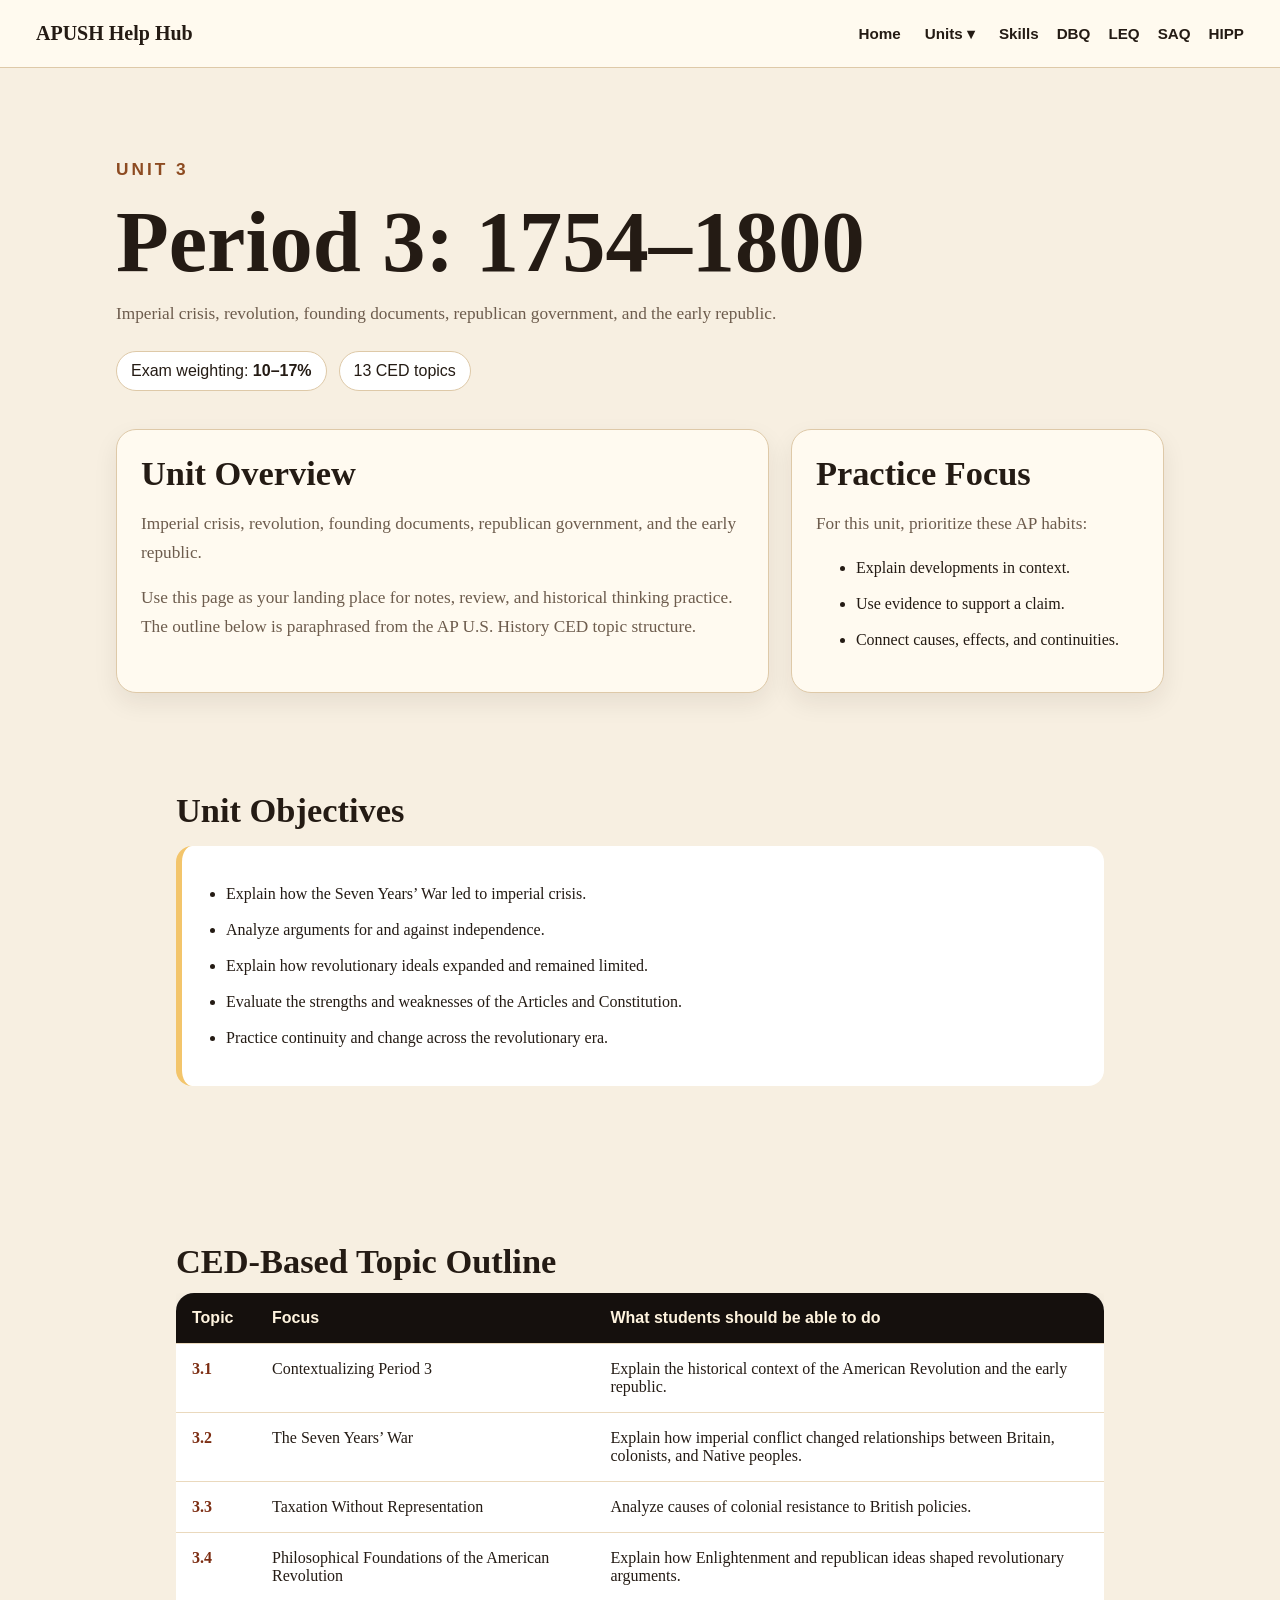
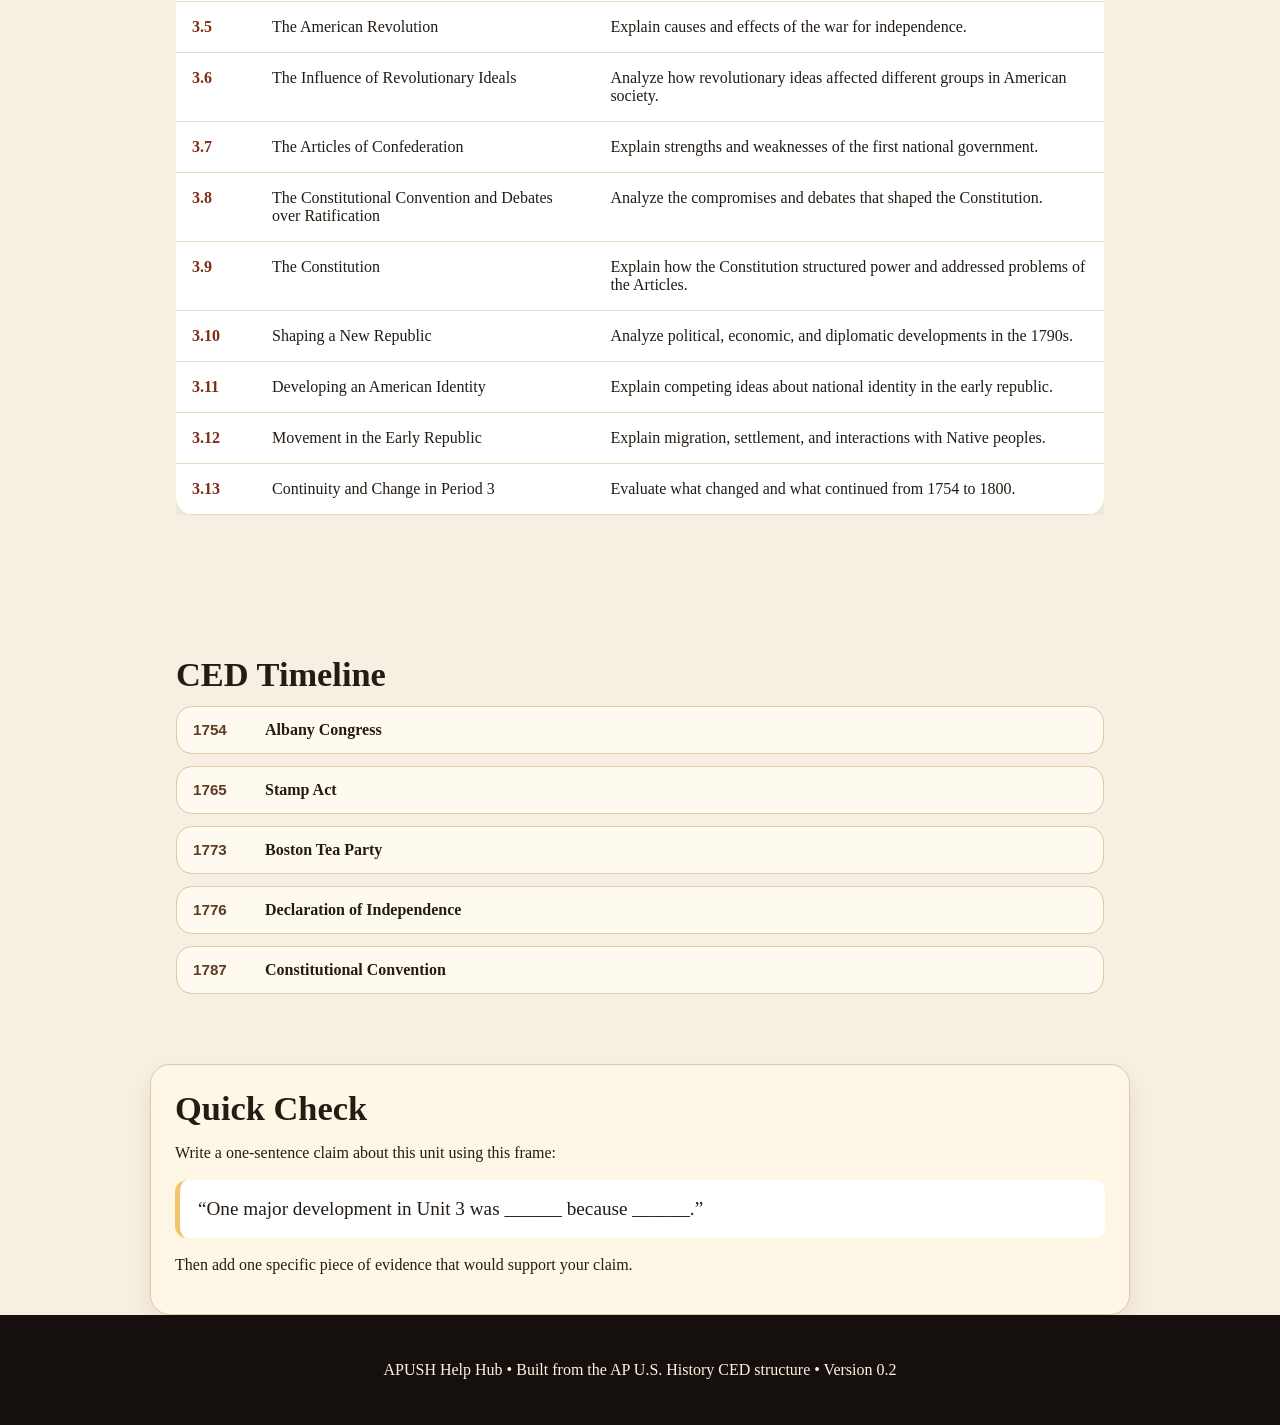
<file: pages/unit3.html>
<!DOCTYPE html>
<html lang="en">
<head>
  <meta charset="UTF-8" />
  <meta name="viewport" content="width=device-width, initial-scale=1.0" />
  <title>Unit 3: Period 3: 1754–1800 | APUSH Help Hub</title>
  <link rel="stylesheet" href="../css/style.css" />
</head>
<body>
  <header class="site-header">
    <a class="brand" href="../index.html">APUSH Help Hub</a>
    <button class="menu-toggle" aria-label="Toggle menu">☰</button>
    <nav class="site-nav">
      <a href="../index.html">Home</a>
      <div class="dropdown">
        <button>Units ▾</button>
        <div class="dropdown-menu">
          <a href="unit1.html">Unit 1</a>
<a href="unit2.html">Unit 2</a>
<a href="unit3.html">Unit 3</a>
<a href="unit4.html">Unit 4</a>
<a href="unit5.html">Unit 5</a>
<a href="unit6.html">Unit 6</a>
<a href="unit7.html">Unit 7</a>
<a href="unit8.html">Unit 8</a>
<a href="unit9.html">Unit 9</a>
        </div>
      </div>
      <a href="skills.html">Skills</a>
      <a href="dbq.html">DBQ</a>
      <a href="leq.html">LEQ</a>
      <a href="saq.html">SAQ</a>
      <a href="hipp.html">HIPP</a>
    </nav>
  </header>
  
  <main class="page-main">
    <section class="page-hero">
      <p class="eyebrow dark">Unit 3</p>
      <h1>Period 3: 1754–1800</h1>
      <p>Imperial crisis, revolution, founding documents, republican government, and the early republic.</p>
      <div class="meta-row">
        <span>Exam weighting: <strong>10–17%</strong></span>
        <span>13 CED topics</span>
      </div>
    </section>

    <section class="content-grid">
      <article class="content-card wide">
        <h2>Unit Overview</h2>
        <p>Imperial crisis, revolution, founding documents, republican government, and the early republic.</p>
        <p>
          Use this page as your landing place for notes, review, and historical thinking practice.
          The outline below is paraphrased from the AP U.S. History CED topic structure.
        </p>
      </article>

      <aside class="content-card">
        <h2>Practice Focus</h2>
        <p>For this unit, prioritize these AP habits:</p>
        <ul class="check-list">
          <li>Explain developments in context.</li>
          <li>Use evidence to support a claim.</li>
          <li>Connect causes, effects, and continuities.</li>
        </ul>
      </aside>
    </section>

    <section class="section narrow">
      <h2>Unit Objectives</h2>
      <ul class="objective-list">
        <li>Explain how the Seven Years’ War led to imperial crisis.</li>
<li>Analyze arguments for and against independence.</li>
<li>Explain how revolutionary ideals expanded and remained limited.</li>
<li>Evaluate the strengths and weaknesses of the Articles and Constitution.</li>
<li>Practice continuity and change across the revolutionary era.</li>
      </ul>
    </section>

    <section class="section narrow">
      <h2>CED-Based Topic Outline</h2>
      <div class="table-wrap">
        <table class="topic-table">
          <thead>
            <tr>
              <th>Topic</th>
              <th>Focus</th>
              <th>What students should be able to do</th>
            </tr>
          </thead>
          <tbody>
            
          <tr>
            <td>3.1</td>
            <td>Contextualizing Period 3</td>
            <td>Explain the historical context of the American Revolution and the early republic.</td>
          </tr>

          <tr>
            <td>3.2</td>
            <td>The Seven Years’ War</td>
            <td>Explain how imperial conflict changed relationships between Britain, colonists, and Native peoples.</td>
          </tr>

          <tr>
            <td>3.3</td>
            <td>Taxation Without Representation</td>
            <td>Analyze causes of colonial resistance to British policies.</td>
          </tr>

          <tr>
            <td>3.4</td>
            <td>Philosophical Foundations of the American Revolution</td>
            <td>Explain how Enlightenment and republican ideas shaped revolutionary arguments.</td>
          </tr>

          <tr>
            <td>3.5</td>
            <td>The American Revolution</td>
            <td>Explain causes and effects of the war for independence.</td>
          </tr>

          <tr>
            <td>3.6</td>
            <td>The Influence of Revolutionary Ideals</td>
            <td>Analyze how revolutionary ideas affected different groups in American society.</td>
          </tr>

          <tr>
            <td>3.7</td>
            <td>The Articles of Confederation</td>
            <td>Explain strengths and weaknesses of the first national government.</td>
          </tr>

          <tr>
            <td>3.8</td>
            <td>The Constitutional Convention and Debates over Ratification</td>
            <td>Analyze the compromises and debates that shaped the Constitution.</td>
          </tr>

          <tr>
            <td>3.9</td>
            <td>The Constitution</td>
            <td>Explain how the Constitution structured power and addressed problems of the Articles.</td>
          </tr>

          <tr>
            <td>3.10</td>
            <td>Shaping a New Republic</td>
            <td>Analyze political, economic, and diplomatic developments in the 1790s.</td>
          </tr>

          <tr>
            <td>3.11</td>
            <td>Developing an American Identity</td>
            <td>Explain competing ideas about national identity in the early republic.</td>
          </tr>

          <tr>
            <td>3.12</td>
            <td>Movement in the Early Republic</td>
            <td>Explain migration, settlement, and interactions with Native peoples.</td>
          </tr>

          <tr>
            <td>3.13</td>
            <td>Continuity and Change in Period 3</td>
            <td>Evaluate what changed and what continued from 1754 to 1800.</td>
          </tr>
          </tbody>
        </table>
      </div>
    </section>

    <section class="section narrow">
      <h2>CED Timeline</h2>
      <div class="timeline">
        <details class="timeline-item">
          <summary><span class="timeline-year">1754</span><span>Albany Congress</span></summary>
          <p>Colonial leaders began to consider shared action against French and Native power.</p>
        </details>
        <details class="timeline-item">
          <summary><span class="timeline-year">1765</span><span>Stamp Act</span></summary>
          <p>Taxation without representation sparked widespread colonial protest.</p>
        </details>
        <details class="timeline-item">
          <summary><span class="timeline-year">1773</span><span>Boston Tea Party</span></summary>
          <p>Resistance to imperial policy intensified and deepened the crisis with Britain.</p>
        </details>
        <details class="timeline-item">
          <summary><span class="timeline-year">1776</span><span>Declaration of Independence</span></summary>
          <p>Colonists proclaimed a new republican government based on Enlightenment ideas.</p>
        </details>
        <details class="timeline-item">
          <summary><span class="timeline-year">1787</span><span>Constitutional Convention</span></summary>
          <p>The new Constitution created a stronger federal government with checks and balances.</p>
        </details>
      </div>
    </section>

    <section class="section narrow practice-box">
      <h2>Quick Check</h2>
      <p>Write a one-sentence claim about this unit using this frame:</p>
      <blockquote>“One major development in Unit 3 was ______ because ______.”</blockquote>
      <p>Then add one specific piece of evidence that would support your claim.</p>
    </section>
  </main>

  <footer class="footer">
    <p>APUSH Help Hub • Built from the AP U.S. History CED structure • Version 0.2</p>
  </footer>
  <script src="../js/script.js"></script>
</body>
</html>
</file>
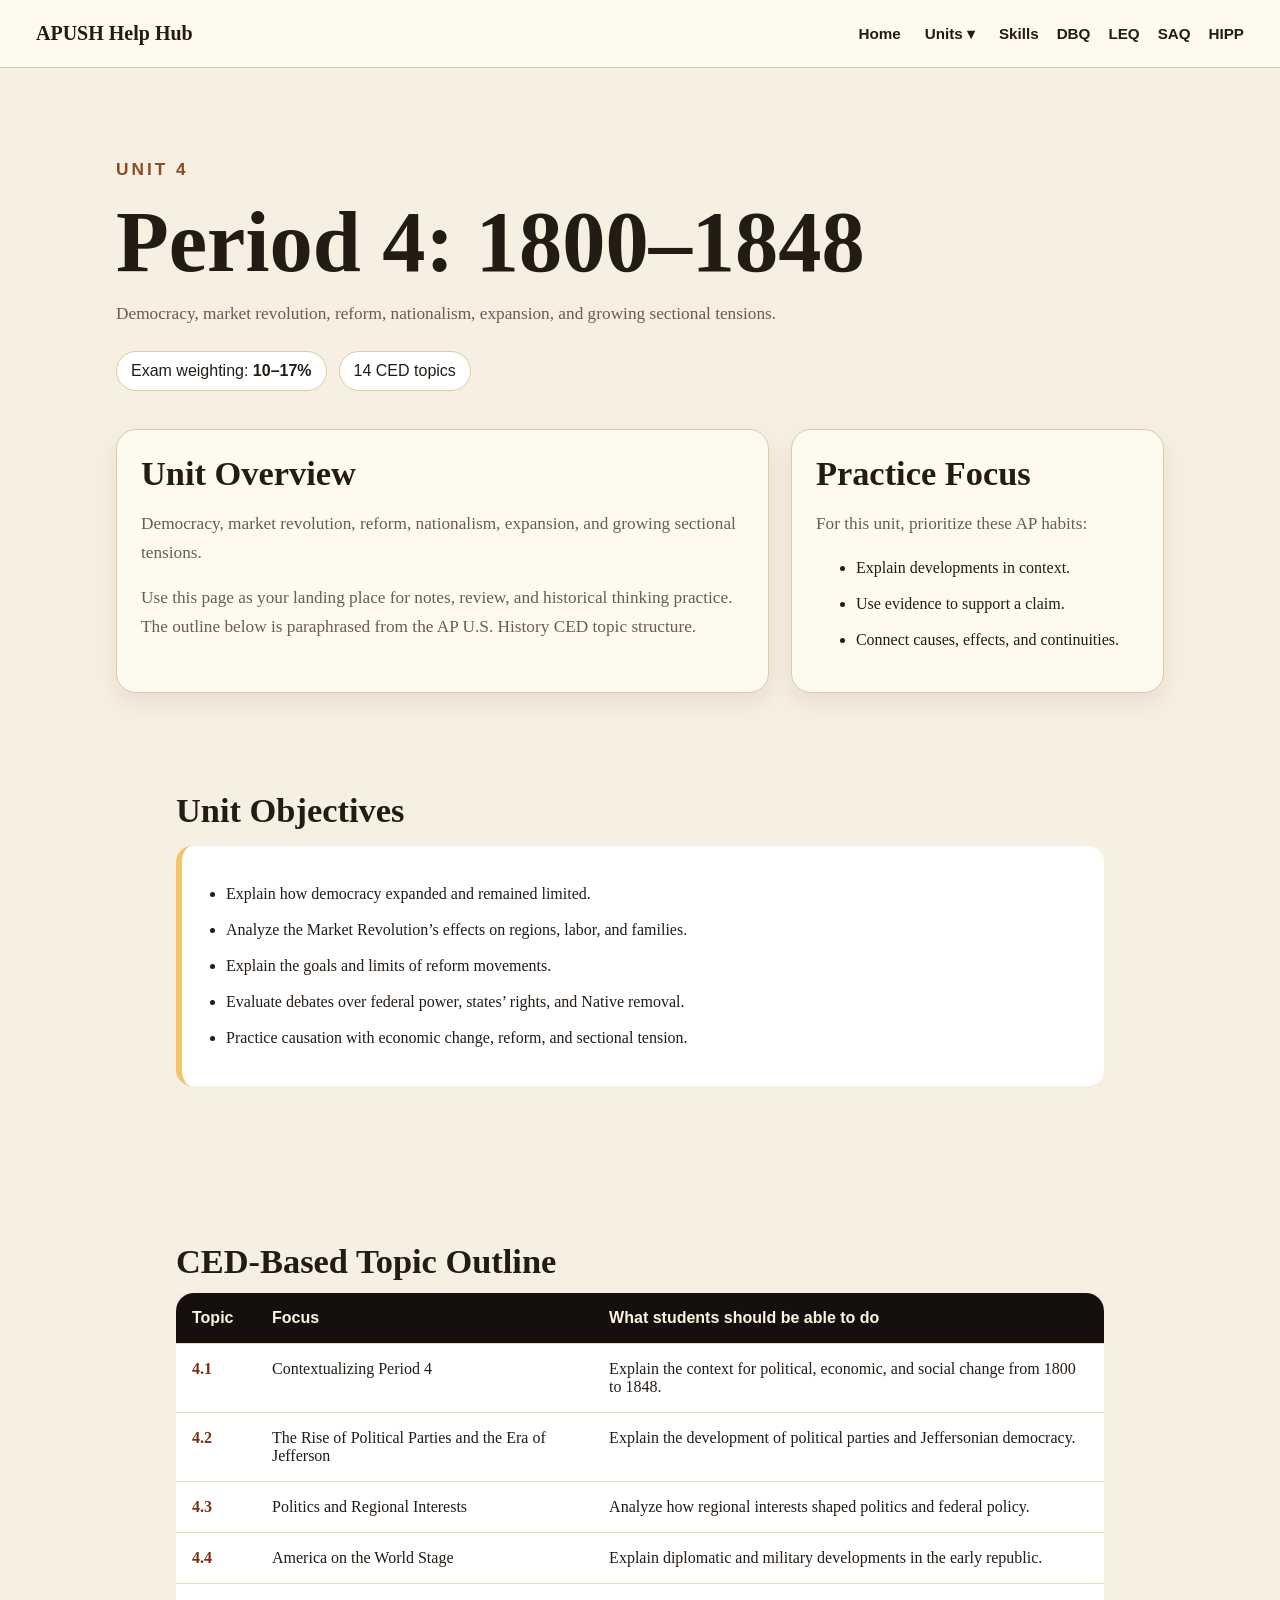
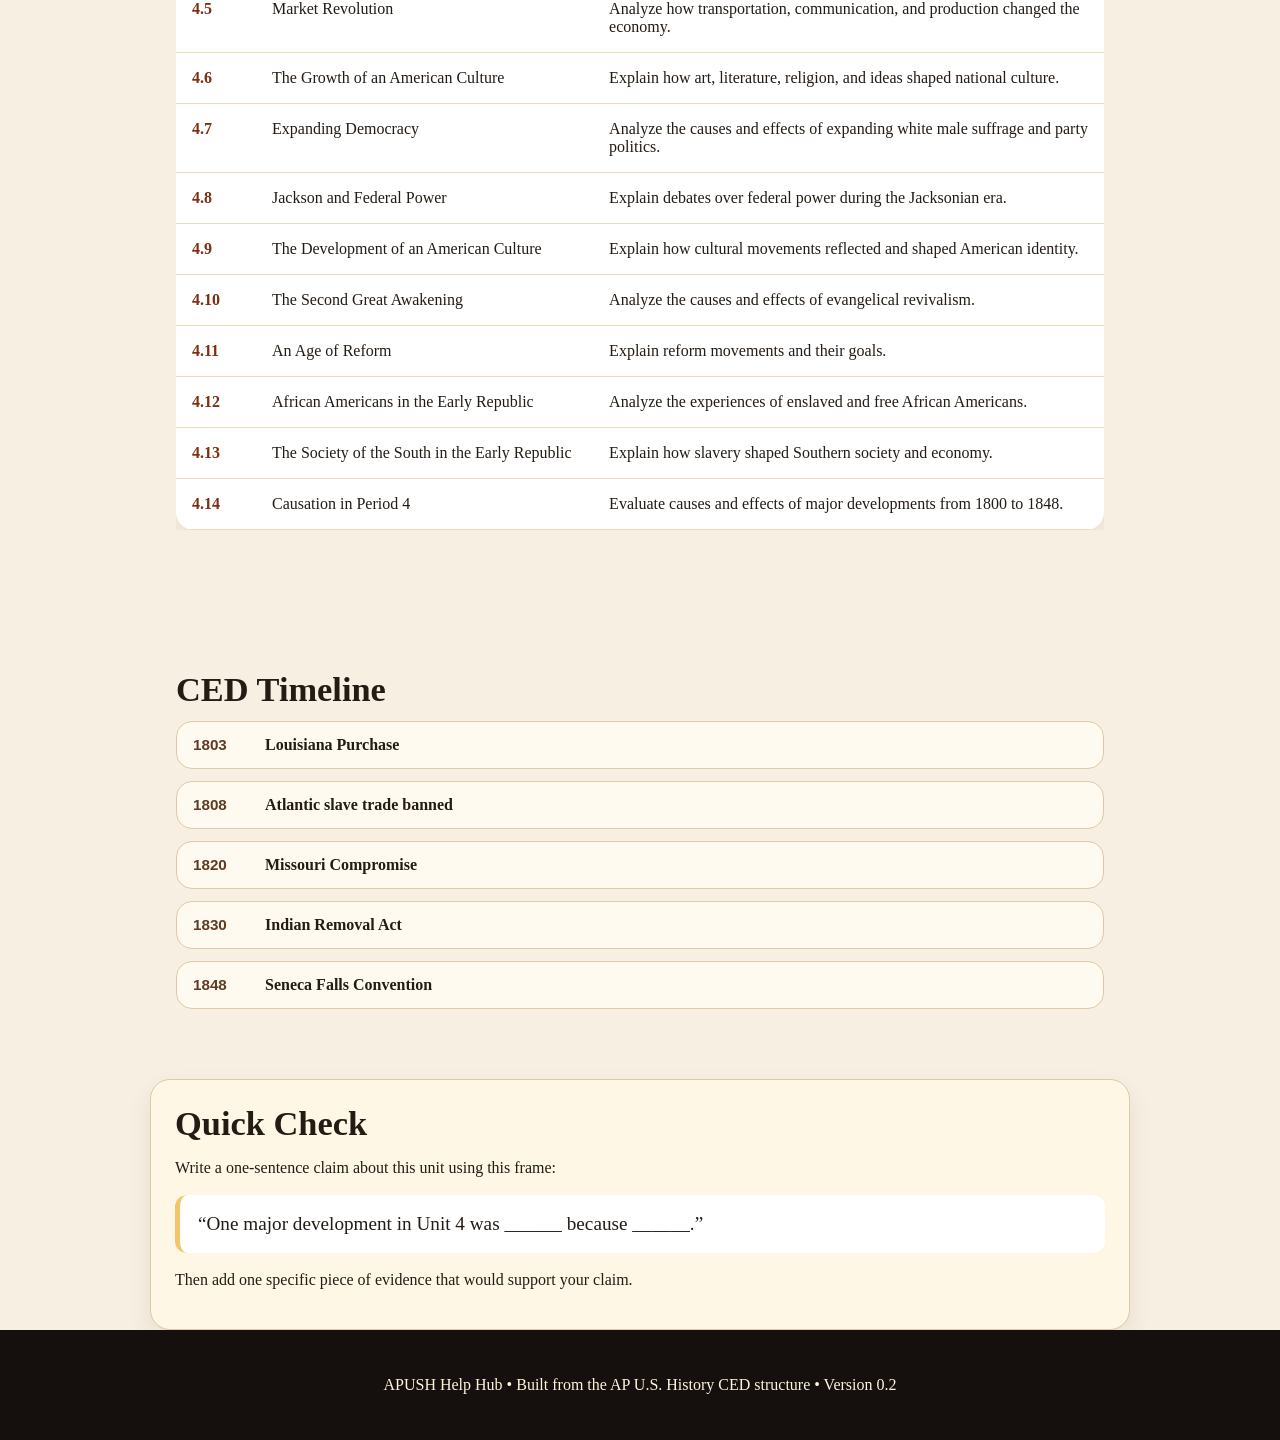
<file: pages/unit4.html>
<!DOCTYPE html>
<html lang="en">
<head>
  <meta charset="UTF-8" />
  <meta name="viewport" content="width=device-width, initial-scale=1.0" />
  <title>Unit 4: Period 4: 1800–1848 | APUSH Help Hub</title>
  <link rel="stylesheet" href="../css/style.css" />
</head>
<body>
  <header class="site-header">
    <a class="brand" href="../index.html">APUSH Help Hub</a>
    <button class="menu-toggle" aria-label="Toggle menu">☰</button>
    <nav class="site-nav">
      <a href="../index.html">Home</a>
      <div class="dropdown">
        <button>Units ▾</button>
        <div class="dropdown-menu">
          <a href="unit1.html">Unit 1</a>
<a href="unit2.html">Unit 2</a>
<a href="unit3.html">Unit 3</a>
<a href="unit4.html">Unit 4</a>
<a href="unit5.html">Unit 5</a>
<a href="unit6.html">Unit 6</a>
<a href="unit7.html">Unit 7</a>
<a href="unit8.html">Unit 8</a>
<a href="unit9.html">Unit 9</a>
        </div>
      </div>
      <a href="skills.html">Skills</a>
      <a href="dbq.html">DBQ</a>
      <a href="leq.html">LEQ</a>
      <a href="saq.html">SAQ</a>
      <a href="hipp.html">HIPP</a>
    </nav>
  </header>
  
  <main class="page-main">
    <section class="page-hero">
      <p class="eyebrow dark">Unit 4</p>
      <h1>Period 4: 1800–1848</h1>
      <p>Democracy, market revolution, reform, nationalism, expansion, and growing sectional tensions.</p>
      <div class="meta-row">
        <span>Exam weighting: <strong>10–17%</strong></span>
        <span>14 CED topics</span>
      </div>
    </section>

    <section class="content-grid">
      <article class="content-card wide">
        <h2>Unit Overview</h2>
        <p>Democracy, market revolution, reform, nationalism, expansion, and growing sectional tensions.</p>
        <p>
          Use this page as your landing place for notes, review, and historical thinking practice.
          The outline below is paraphrased from the AP U.S. History CED topic structure.
        </p>
      </article>

      <aside class="content-card">
        <h2>Practice Focus</h2>
        <p>For this unit, prioritize these AP habits:</p>
        <ul class="check-list">
          <li>Explain developments in context.</li>
          <li>Use evidence to support a claim.</li>
          <li>Connect causes, effects, and continuities.</li>
        </ul>
      </aside>
    </section>

    <section class="section narrow">
      <h2>Unit Objectives</h2>
      <ul class="objective-list">
        <li>Explain how democracy expanded and remained limited.</li>
<li>Analyze the Market Revolution’s effects on regions, labor, and families.</li>
<li>Explain the goals and limits of reform movements.</li>
<li>Evaluate debates over federal power, states’ rights, and Native removal.</li>
<li>Practice causation with economic change, reform, and sectional tension.</li>
      </ul>
    </section>

    <section class="section narrow">
      <h2>CED-Based Topic Outline</h2>
      <div class="table-wrap">
        <table class="topic-table">
          <thead>
            <tr>
              <th>Topic</th>
              <th>Focus</th>
              <th>What students should be able to do</th>
            </tr>
          </thead>
          <tbody>
            
          <tr>
            <td>4.1</td>
            <td>Contextualizing Period 4</td>
            <td>Explain the context for political, economic, and social change from 1800 to 1848.</td>
          </tr>

          <tr>
            <td>4.2</td>
            <td>The Rise of Political Parties and the Era of Jefferson</td>
            <td>Explain the development of political parties and Jeffersonian democracy.</td>
          </tr>

          <tr>
            <td>4.3</td>
            <td>Politics and Regional Interests</td>
            <td>Analyze how regional interests shaped politics and federal policy.</td>
          </tr>

          <tr>
            <td>4.4</td>
            <td>America on the World Stage</td>
            <td>Explain diplomatic and military developments in the early republic.</td>
          </tr>

          <tr>
            <td>4.5</td>
            <td>Market Revolution</td>
            <td>Analyze how transportation, communication, and production changed the economy.</td>
          </tr>

          <tr>
            <td>4.6</td>
            <td>The Growth of an American Culture</td>
            <td>Explain how art, literature, religion, and ideas shaped national culture.</td>
          </tr>

          <tr>
            <td>4.7</td>
            <td>Expanding Democracy</td>
            <td>Analyze the causes and effects of expanding white male suffrage and party politics.</td>
          </tr>

          <tr>
            <td>4.8</td>
            <td>Jackson and Federal Power</td>
            <td>Explain debates over federal power during the Jacksonian era.</td>
          </tr>

          <tr>
            <td>4.9</td>
            <td>The Development of an American Culture</td>
            <td>Explain how cultural movements reflected and shaped American identity.</td>
          </tr>

          <tr>
            <td>4.10</td>
            <td>The Second Great Awakening</td>
            <td>Analyze the causes and effects of evangelical revivalism.</td>
          </tr>

          <tr>
            <td>4.11</td>
            <td>An Age of Reform</td>
            <td>Explain reform movements and their goals.</td>
          </tr>

          <tr>
            <td>4.12</td>
            <td>African Americans in the Early Republic</td>
            <td>Analyze the experiences of enslaved and free African Americans.</td>
          </tr>

          <tr>
            <td>4.13</td>
            <td>The Society of the South in the Early Republic</td>
            <td>Explain how slavery shaped Southern society and economy.</td>
          </tr>

          <tr>
            <td>4.14</td>
            <td>Causation in Period 4</td>
            <td>Evaluate causes and effects of major developments from 1800 to 1848.</td>
          </tr>
          </tbody>
        </table>
      </div>
    </section>

    <section class="section narrow">
      <h2>CED Timeline</h2>
      <div class="timeline">
        <details class="timeline-item">
          <summary><span class="timeline-year">1803</span><span>Louisiana Purchase</span></summary>
          <p>Jefferson’s expansion doubled the size of the United States and intensified debates over slavery and power.</p>
        </details>
        <details class="timeline-item">
          <summary><span class="timeline-year">1808</span><span>Atlantic slave trade banned</span></summary>
          <p>Congress ended the legal importation of enslaved Africans, though slavery continued to expand domestically.</p>
        </details>
        <details class="timeline-item">
          <summary><span class="timeline-year">1820</span><span>Missouri Compromise</span></summary>
          <p>Congress tried to balance free and slave states while delaying sectional conflict.</p>
        </details>
        <details class="timeline-item">
          <summary><span class="timeline-year">1830</span><span>Indian Removal Act</span></summary>
          <p>Federal policy forced Native peoples westward and reshaped the nation’s expansion.</p>
        </details>
        <details class="timeline-item">
          <summary><span class="timeline-year">1848</span><span>Seneca Falls Convention</span></summary>
          <p>Women’s rights activists challenged gender inequality and expanded reform politics.</p>
        </details>
      </div>
    </section>

    <section class="section narrow practice-box">
      <h2>Quick Check</h2>
      <p>Write a one-sentence claim about this unit using this frame:</p>
      <blockquote>“One major development in Unit 4 was ______ because ______.”</blockquote>
      <p>Then add one specific piece of evidence that would support your claim.</p>
    </section>
  </main>

  <footer class="footer">
    <p>APUSH Help Hub • Built from the AP U.S. History CED structure • Version 0.2</p>
  </footer>
  <script src="../js/script.js"></script>
</body>
</html>
</file>
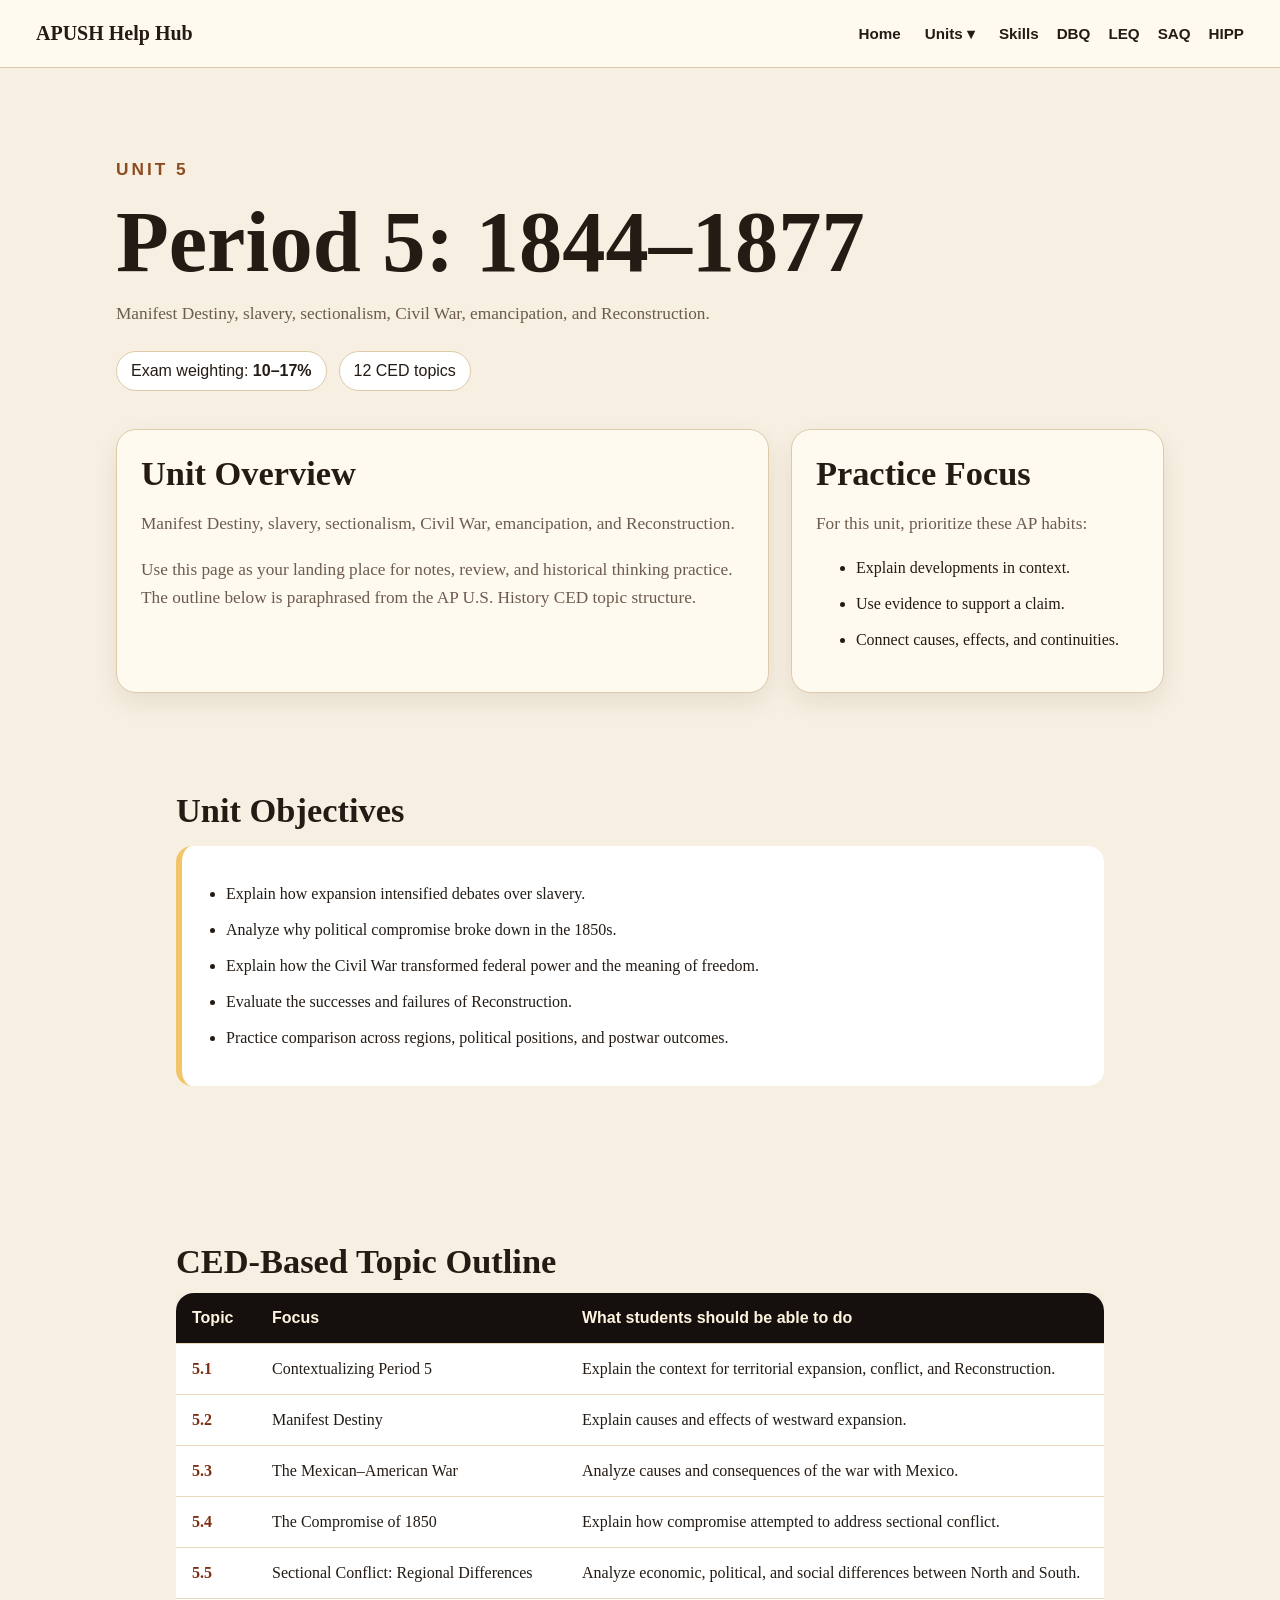
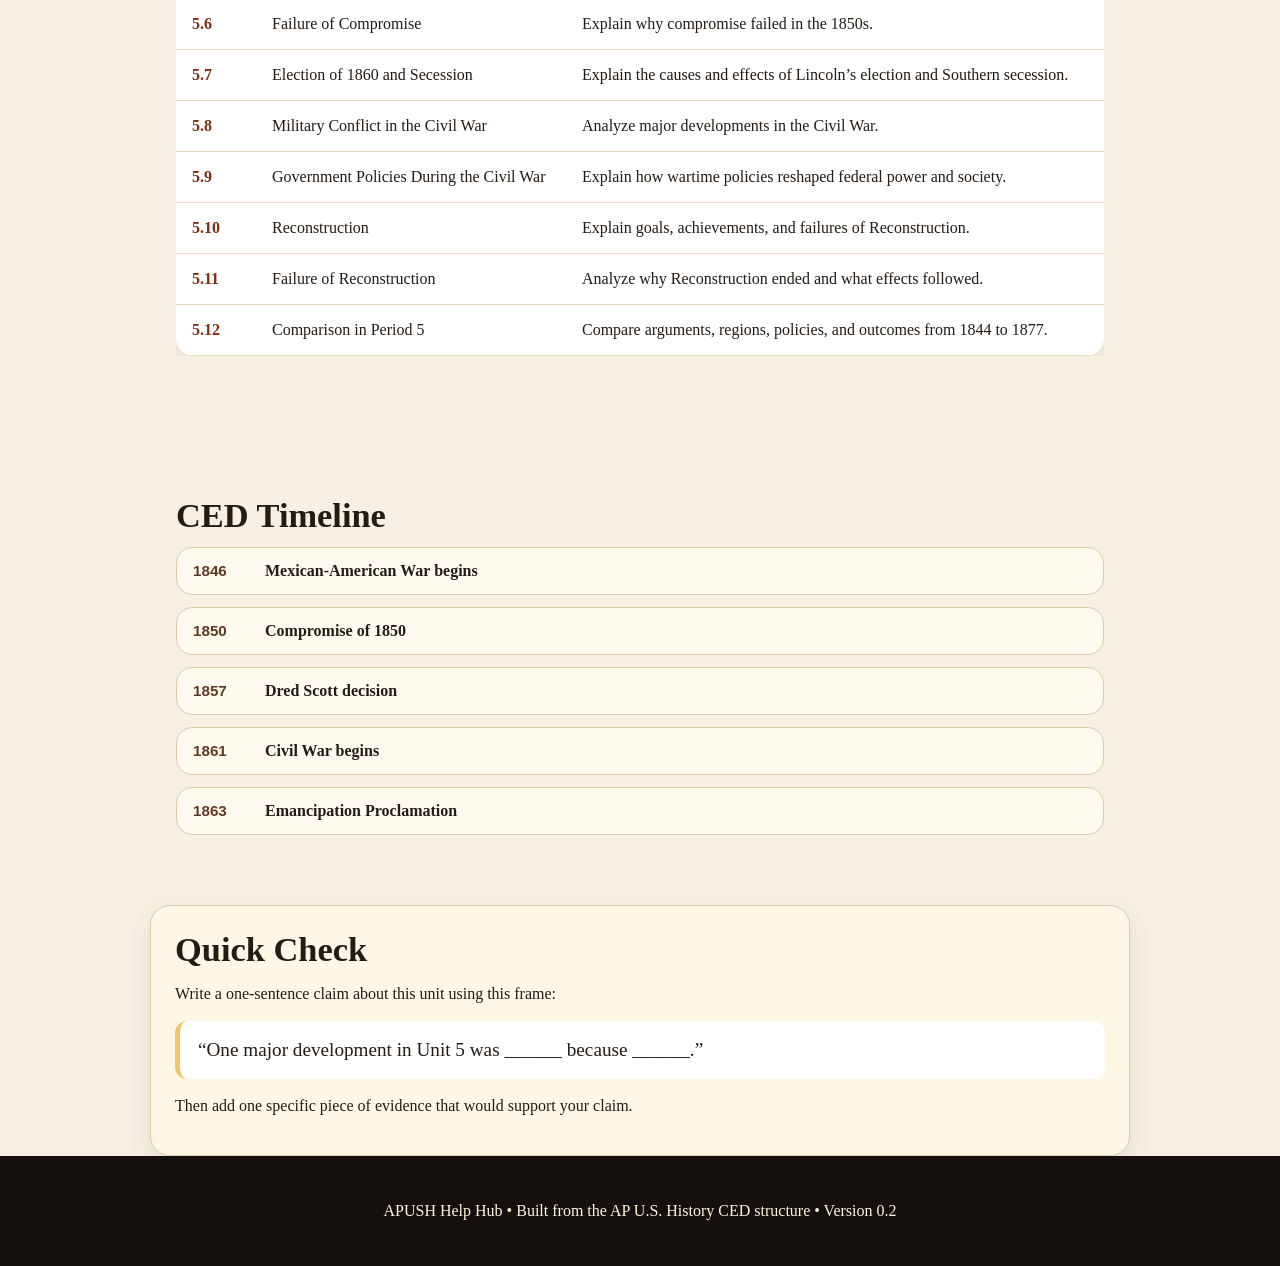
<file: pages/unit5.html>
<!DOCTYPE html>
<html lang="en">
<head>
  <meta charset="UTF-8" />
  <meta name="viewport" content="width=device-width, initial-scale=1.0" />
  <title>Unit 5: Period 5: 1844–1877 | APUSH Help Hub</title>
  <link rel="stylesheet" href="../css/style.css" />
</head>
<body>
  <header class="site-header">
    <a class="brand" href="../index.html">APUSH Help Hub</a>
    <button class="menu-toggle" aria-label="Toggle menu">☰</button>
    <nav class="site-nav">
      <a href="../index.html">Home</a>
      <div class="dropdown">
        <button>Units ▾</button>
        <div class="dropdown-menu">
          <a href="unit1.html">Unit 1</a>
<a href="unit2.html">Unit 2</a>
<a href="unit3.html">Unit 3</a>
<a href="unit4.html">Unit 4</a>
<a href="unit5.html">Unit 5</a>
<a href="unit6.html">Unit 6</a>
<a href="unit7.html">Unit 7</a>
<a href="unit8.html">Unit 8</a>
<a href="unit9.html">Unit 9</a>
        </div>
      </div>
      <a href="skills.html">Skills</a>
      <a href="dbq.html">DBQ</a>
      <a href="leq.html">LEQ</a>
      <a href="saq.html">SAQ</a>
      <a href="hipp.html">HIPP</a>
    </nav>
  </header>
  
  <main class="page-main">
    <section class="page-hero">
      <p class="eyebrow dark">Unit 5</p>
      <h1>Period 5: 1844–1877</h1>
      <p>Manifest Destiny, slavery, sectionalism, Civil War, emancipation, and Reconstruction.</p>
      <div class="meta-row">
        <span>Exam weighting: <strong>10–17%</strong></span>
        <span>12 CED topics</span>
      </div>
    </section>

    <section class="content-grid">
      <article class="content-card wide">
        <h2>Unit Overview</h2>
        <p>Manifest Destiny, slavery, sectionalism, Civil War, emancipation, and Reconstruction.</p>
        <p>
          Use this page as your landing place for notes, review, and historical thinking practice.
          The outline below is paraphrased from the AP U.S. History CED topic structure.
        </p>
      </article>

      <aside class="content-card">
        <h2>Practice Focus</h2>
        <p>For this unit, prioritize these AP habits:</p>
        <ul class="check-list">
          <li>Explain developments in context.</li>
          <li>Use evidence to support a claim.</li>
          <li>Connect causes, effects, and continuities.</li>
        </ul>
      </aside>
    </section>

    <section class="section narrow">
      <h2>Unit Objectives</h2>
      <ul class="objective-list">
        <li>Explain how expansion intensified debates over slavery.</li>
<li>Analyze why political compromise broke down in the 1850s.</li>
<li>Explain how the Civil War transformed federal power and the meaning of freedom.</li>
<li>Evaluate the successes and failures of Reconstruction.</li>
<li>Practice comparison across regions, political positions, and postwar outcomes.</li>
      </ul>
    </section>

    <section class="section narrow">
      <h2>CED-Based Topic Outline</h2>
      <div class="table-wrap">
        <table class="topic-table">
          <thead>
            <tr>
              <th>Topic</th>
              <th>Focus</th>
              <th>What students should be able to do</th>
            </tr>
          </thead>
          <tbody>
            
          <tr>
            <td>5.1</td>
            <td>Contextualizing Period 5</td>
            <td>Explain the context for territorial expansion, conflict, and Reconstruction.</td>
          </tr>

          <tr>
            <td>5.2</td>
            <td>Manifest Destiny</td>
            <td>Explain causes and effects of westward expansion.</td>
          </tr>

          <tr>
            <td>5.3</td>
            <td>The Mexican–American War</td>
            <td>Analyze causes and consequences of the war with Mexico.</td>
          </tr>

          <tr>
            <td>5.4</td>
            <td>The Compromise of 1850</td>
            <td>Explain how compromise attempted to address sectional conflict.</td>
          </tr>

          <tr>
            <td>5.5</td>
            <td>Sectional Conflict: Regional Differences</td>
            <td>Analyze economic, political, and social differences between North and South.</td>
          </tr>

          <tr>
            <td>5.6</td>
            <td>Failure of Compromise</td>
            <td>Explain why compromise failed in the 1850s.</td>
          </tr>

          <tr>
            <td>5.7</td>
            <td>Election of 1860 and Secession</td>
            <td>Explain the causes and effects of Lincoln’s election and Southern secession.</td>
          </tr>

          <tr>
            <td>5.8</td>
            <td>Military Conflict in the Civil War</td>
            <td>Analyze major developments in the Civil War.</td>
          </tr>

          <tr>
            <td>5.9</td>
            <td>Government Policies During the Civil War</td>
            <td>Explain how wartime policies reshaped federal power and society.</td>
          </tr>

          <tr>
            <td>5.10</td>
            <td>Reconstruction</td>
            <td>Explain goals, achievements, and failures of Reconstruction.</td>
          </tr>

          <tr>
            <td>5.11</td>
            <td>Failure of Reconstruction</td>
            <td>Analyze why Reconstruction ended and what effects followed.</td>
          </tr>

          <tr>
            <td>5.12</td>
            <td>Comparison in Period 5</td>
            <td>Compare arguments, regions, policies, and outcomes from 1844 to 1877.</td>
          </tr>
          </tbody>
        </table>
      </div>
    </section>

    <section class="section narrow">
      <h2>CED Timeline</h2>
      <div class="timeline">
        <details class="timeline-item">
          <summary><span class="timeline-year">1846</span><span>Mexican-American War begins</span></summary>
          <p>U.S. expansion intensified debate over slavery in newly acquired territory.</p>
        </details>
        <details class="timeline-item">
          <summary><span class="timeline-year">1850</span><span>Compromise of 1850</span></summary>
          <p>Congress attempted to settle sectional disputes, but the tensions remained unresolved.</p>
        </details>
        <details class="timeline-item">
          <summary><span class="timeline-year">1857</span><span>Dred Scott decision</span></summary>
          <p>The Supreme Court ruled that Congress could not ban slavery in the territories.</p>
        </details>
        <details class="timeline-item">
          <summary><span class="timeline-year">1861</span><span>Civil War begins</span></summary>
          <p>Secession and war turned sectional conflict into a national crisis.</p>
        </details>
        <details class="timeline-item">
          <summary><span class="timeline-year">1863</span><span>Emancipation Proclamation</span></summary>
          <p>The war became a struggle over slavery and freedom as well as union.</p>
        </details>
      </div>
    </section>

    <section class="section narrow practice-box">
      <h2>Quick Check</h2>
      <p>Write a one-sentence claim about this unit using this frame:</p>
      <blockquote>“One major development in Unit 5 was ______ because ______.”</blockquote>
      <p>Then add one specific piece of evidence that would support your claim.</p>
    </section>
  </main>

  <footer class="footer">
    <p>APUSH Help Hub • Built from the AP U.S. History CED structure • Version 0.2</p>
  </footer>
  <script src="../js/script.js"></script>
</body>
</html>
</file>
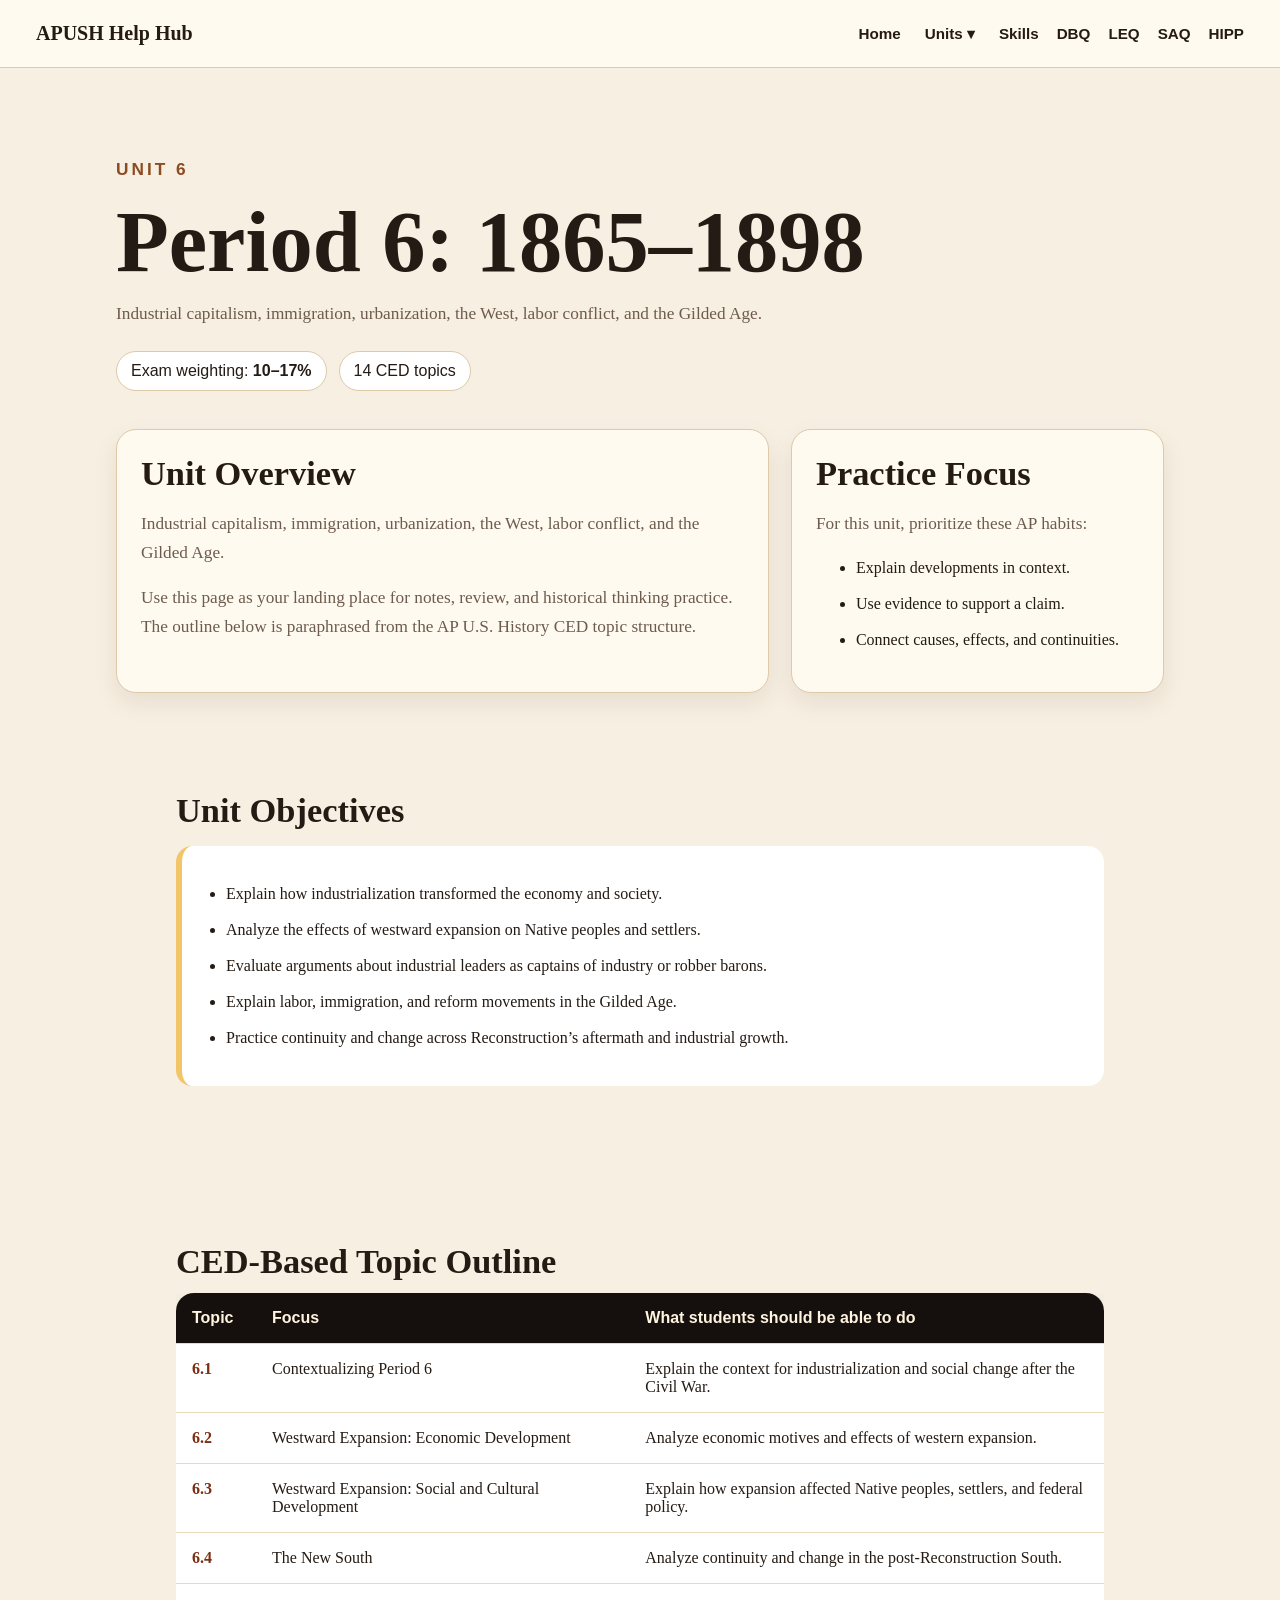
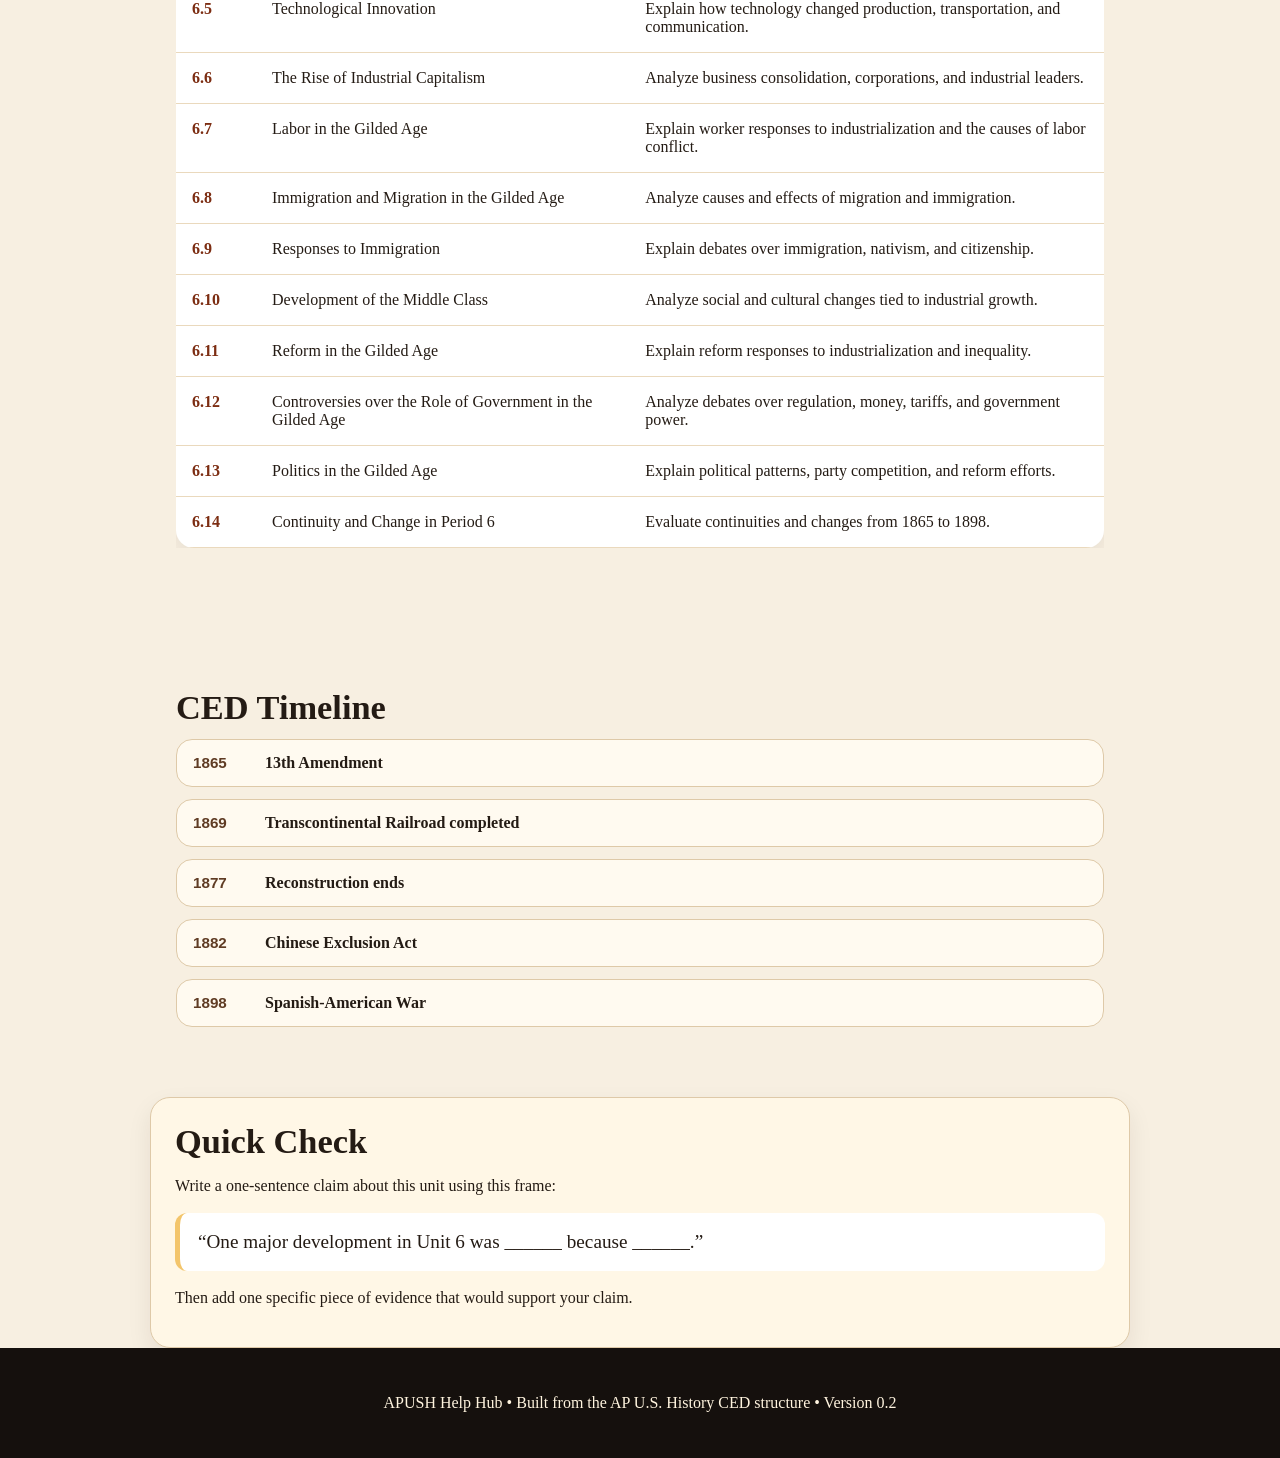
<file: pages/unit6.html>
<!DOCTYPE html>
<html lang="en">
<head>
  <meta charset="UTF-8" />
  <meta name="viewport" content="width=device-width, initial-scale=1.0" />
  <title>Unit 6: Period 6: 1865–1898 | APUSH Help Hub</title>
  <link rel="stylesheet" href="../css/style.css" />
</head>
<body>
  <header class="site-header">
    <a class="brand" href="../index.html">APUSH Help Hub</a>
    <button class="menu-toggle" aria-label="Toggle menu">☰</button>
    <nav class="site-nav">
      <a href="../index.html">Home</a>
      <div class="dropdown">
        <button>Units ▾</button>
        <div class="dropdown-menu">
          <a href="unit1.html">Unit 1</a>
<a href="unit2.html">Unit 2</a>
<a href="unit3.html">Unit 3</a>
<a href="unit4.html">Unit 4</a>
<a href="unit5.html">Unit 5</a>
<a href="unit6.html">Unit 6</a>
<a href="unit7.html">Unit 7</a>
<a href="unit8.html">Unit 8</a>
<a href="unit9.html">Unit 9</a>
        </div>
      </div>
      <a href="skills.html">Skills</a>
      <a href="dbq.html">DBQ</a>
      <a href="leq.html">LEQ</a>
      <a href="saq.html">SAQ</a>
      <a href="hipp.html">HIPP</a>
    </nav>
  </header>
  
  <main class="page-main">
    <section class="page-hero">
      <p class="eyebrow dark">Unit 6</p>
      <h1>Period 6: 1865–1898</h1>
      <p>Industrial capitalism, immigration, urbanization, the West, labor conflict, and the Gilded Age.</p>
      <div class="meta-row">
        <span>Exam weighting: <strong>10–17%</strong></span>
        <span>14 CED topics</span>
      </div>
    </section>

    <section class="content-grid">
      <article class="content-card wide">
        <h2>Unit Overview</h2>
        <p>Industrial capitalism, immigration, urbanization, the West, labor conflict, and the Gilded Age.</p>
        <p>
          Use this page as your landing place for notes, review, and historical thinking practice.
          The outline below is paraphrased from the AP U.S. History CED topic structure.
        </p>
      </article>

      <aside class="content-card">
        <h2>Practice Focus</h2>
        <p>For this unit, prioritize these AP habits:</p>
        <ul class="check-list">
          <li>Explain developments in context.</li>
          <li>Use evidence to support a claim.</li>
          <li>Connect causes, effects, and continuities.</li>
        </ul>
      </aside>
    </section>

    <section class="section narrow">
      <h2>Unit Objectives</h2>
      <ul class="objective-list">
        <li>Explain how industrialization transformed the economy and society.</li>
<li>Analyze the effects of westward expansion on Native peoples and settlers.</li>
<li>Evaluate arguments about industrial leaders as captains of industry or robber barons.</li>
<li>Explain labor, immigration, and reform movements in the Gilded Age.</li>
<li>Practice continuity and change across Reconstruction’s aftermath and industrial growth.</li>
      </ul>
    </section>

    <section class="section narrow">
      <h2>CED-Based Topic Outline</h2>
      <div class="table-wrap">
        <table class="topic-table">
          <thead>
            <tr>
              <th>Topic</th>
              <th>Focus</th>
              <th>What students should be able to do</th>
            </tr>
          </thead>
          <tbody>
            
          <tr>
            <td>6.1</td>
            <td>Contextualizing Period 6</td>
            <td>Explain the context for industrialization and social change after the Civil War.</td>
          </tr>

          <tr>
            <td>6.2</td>
            <td>Westward Expansion: Economic Development</td>
            <td>Analyze economic motives and effects of western expansion.</td>
          </tr>

          <tr>
            <td>6.3</td>
            <td>Westward Expansion: Social and Cultural Development</td>
            <td>Explain how expansion affected Native peoples, settlers, and federal policy.</td>
          </tr>

          <tr>
            <td>6.4</td>
            <td>The New South</td>
            <td>Analyze continuity and change in the post-Reconstruction South.</td>
          </tr>

          <tr>
            <td>6.5</td>
            <td>Technological Innovation</td>
            <td>Explain how technology changed production, transportation, and communication.</td>
          </tr>

          <tr>
            <td>6.6</td>
            <td>The Rise of Industrial Capitalism</td>
            <td>Analyze business consolidation, corporations, and industrial leaders.</td>
          </tr>

          <tr>
            <td>6.7</td>
            <td>Labor in the Gilded Age</td>
            <td>Explain worker responses to industrialization and the causes of labor conflict.</td>
          </tr>

          <tr>
            <td>6.8</td>
            <td>Immigration and Migration in the Gilded Age</td>
            <td>Analyze causes and effects of migration and immigration.</td>
          </tr>

          <tr>
            <td>6.9</td>
            <td>Responses to Immigration</td>
            <td>Explain debates over immigration, nativism, and citizenship.</td>
          </tr>

          <tr>
            <td>6.10</td>
            <td>Development of the Middle Class</td>
            <td>Analyze social and cultural changes tied to industrial growth.</td>
          </tr>

          <tr>
            <td>6.11</td>
            <td>Reform in the Gilded Age</td>
            <td>Explain reform responses to industrialization and inequality.</td>
          </tr>

          <tr>
            <td>6.12</td>
            <td>Controversies over the Role of Government in the Gilded Age</td>
            <td>Analyze debates over regulation, money, tariffs, and government power.</td>
          </tr>

          <tr>
            <td>6.13</td>
            <td>Politics in the Gilded Age</td>
            <td>Explain political patterns, party competition, and reform efforts.</td>
          </tr>

          <tr>
            <td>6.14</td>
            <td>Continuity and Change in Period 6</td>
            <td>Evaluate continuities and changes from 1865 to 1898.</td>
          </tr>
          </tbody>
        </table>
      </div>
    </section>

    <section class="section narrow">
      <h2>CED Timeline</h2>
      <div class="timeline">
        <details class="timeline-item">
          <summary><span class="timeline-year">1865</span><span>13th Amendment</span></summary>
          <p>Slavery was abolished in the United States, though freedom was constrained by new forms of inequality.</p>
        </details>
        <details class="timeline-item">
          <summary><span class="timeline-year">1869</span><span>Transcontinental Railroad completed</span></summary>
          <p>Railroad expansion linked the nation economically and accelerated western settlement.</p>
        </details>
        <details class="timeline-item">
          <summary><span class="timeline-year">1877</span><span>Reconstruction ends</span></summary>
          <p>Federal support for Black political rights weakened as southern Democrats regained power.</p>
        </details>
        <details class="timeline-item">
          <summary><span class="timeline-year">1882</span><span>Chinese Exclusion Act</span></summary>
          <p>Immigration policy reflected growing nativism and labor conflict in the Gilded Age.</p>
        </details>
        <details class="timeline-item">
          <summary><span class="timeline-year">1898</span><span>Spanish-American War</span></summary>
          <p>U.S. imperial expansion overseas marked a new era in foreign policy.</p>
        </details>
      </div>
    </section>

    <section class="section narrow practice-box">
      <h2>Quick Check</h2>
      <p>Write a one-sentence claim about this unit using this frame:</p>
      <blockquote>“One major development in Unit 6 was ______ because ______.”</blockquote>
      <p>Then add one specific piece of evidence that would support your claim.</p>
    </section>
  </main>

  <footer class="footer">
    <p>APUSH Help Hub • Built from the AP U.S. History CED structure • Version 0.2</p>
  </footer>
  <script src="../js/script.js"></script>
</body>
</html>
</file>
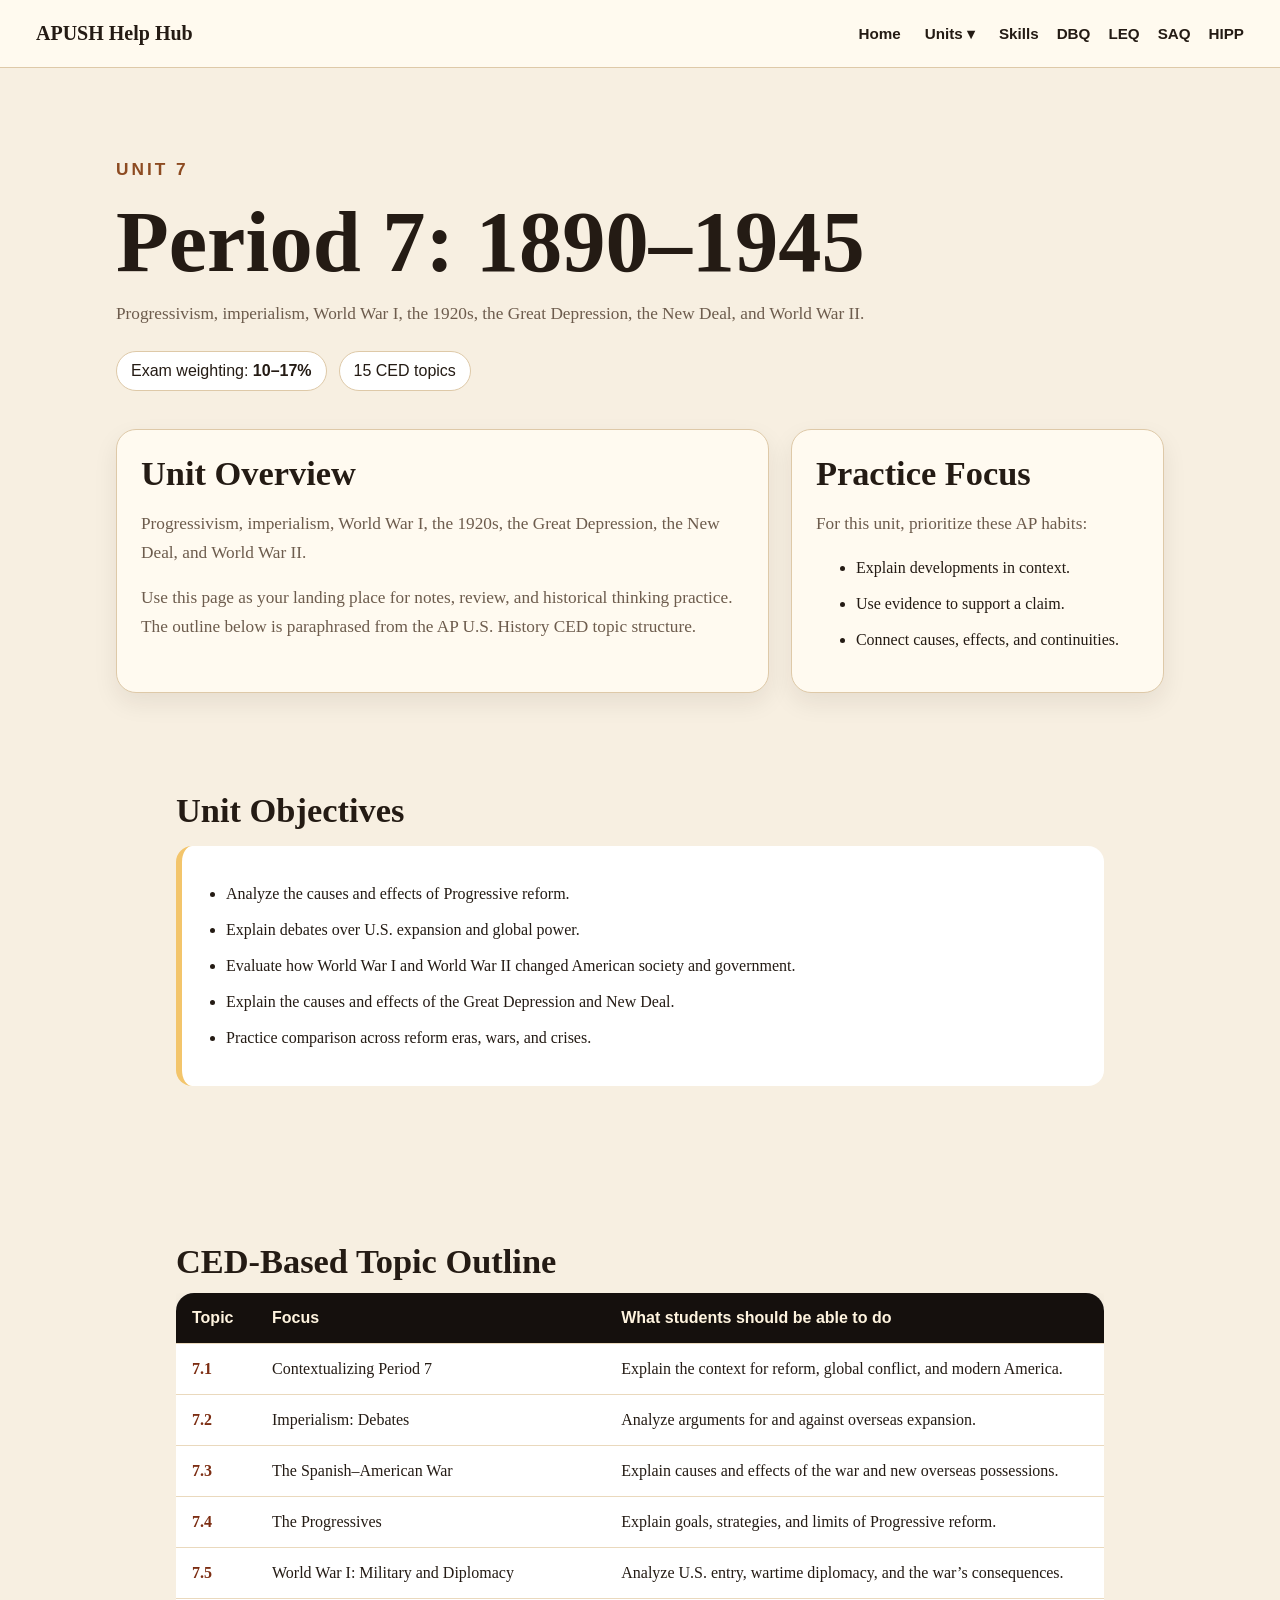
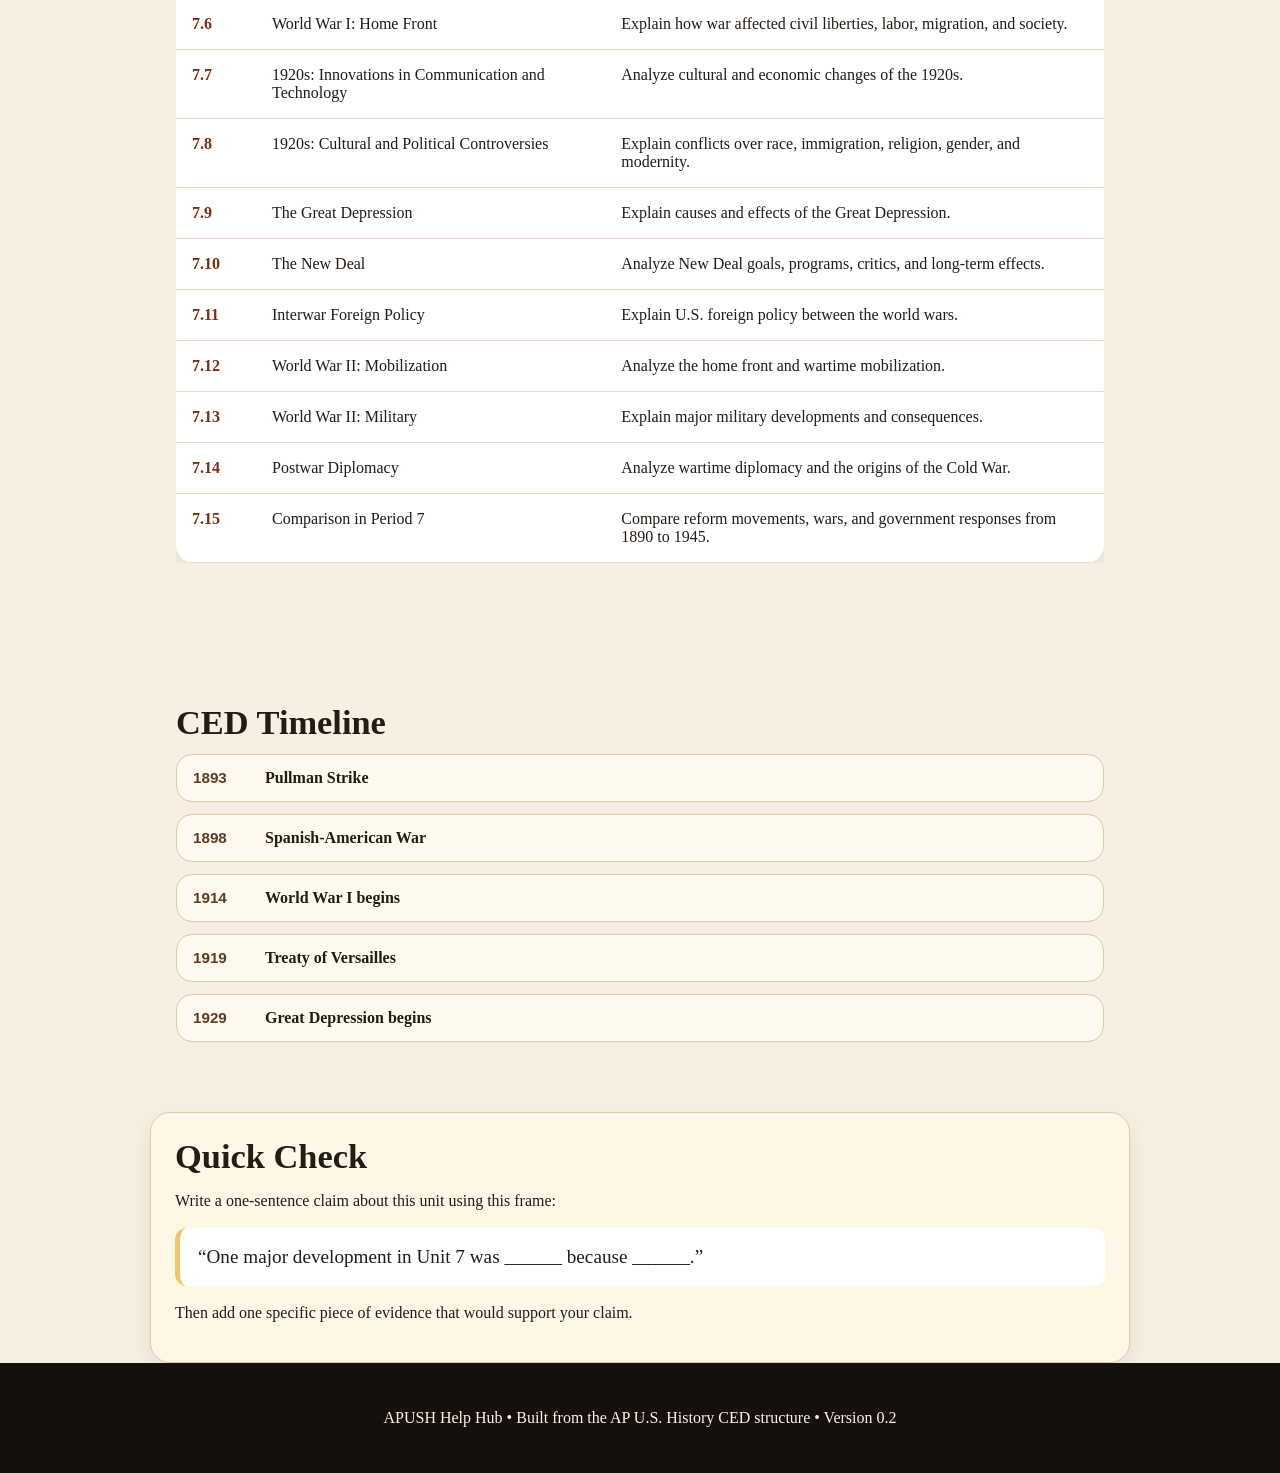
<file: pages/unit7.html>
<!DOCTYPE html>
<html lang="en">
<head>
  <meta charset="UTF-8" />
  <meta name="viewport" content="width=device-width, initial-scale=1.0" />
  <title>Unit 7: Period 7: 1890–1945 | APUSH Help Hub</title>
  <link rel="stylesheet" href="../css/style.css" />
</head>
<body>
  <header class="site-header">
    <a class="brand" href="../index.html">APUSH Help Hub</a>
    <button class="menu-toggle" aria-label="Toggle menu">☰</button>
    <nav class="site-nav">
      <a href="../index.html">Home</a>
      <div class="dropdown">
        <button>Units ▾</button>
        <div class="dropdown-menu">
          <a href="unit1.html">Unit 1</a>
<a href="unit2.html">Unit 2</a>
<a href="unit3.html">Unit 3</a>
<a href="unit4.html">Unit 4</a>
<a href="unit5.html">Unit 5</a>
<a href="unit6.html">Unit 6</a>
<a href="unit7.html">Unit 7</a>
<a href="unit8.html">Unit 8</a>
<a href="unit9.html">Unit 9</a>
        </div>
      </div>
      <a href="skills.html">Skills</a>
      <a href="dbq.html">DBQ</a>
      <a href="leq.html">LEQ</a>
      <a href="saq.html">SAQ</a>
      <a href="hipp.html">HIPP</a>
    </nav>
  </header>
  
  <main class="page-main">
    <section class="page-hero">
      <p class="eyebrow dark">Unit 7</p>
      <h1>Period 7: 1890–1945</h1>
      <p>Progressivism, imperialism, World War I, the 1920s, the Great Depression, the New Deal, and World War II.</p>
      <div class="meta-row">
        <span>Exam weighting: <strong>10–17%</strong></span>
        <span>15 CED topics</span>
      </div>
    </section>

    <section class="content-grid">
      <article class="content-card wide">
        <h2>Unit Overview</h2>
        <p>Progressivism, imperialism, World War I, the 1920s, the Great Depression, the New Deal, and World War II.</p>
        <p>
          Use this page as your landing place for notes, review, and historical thinking practice.
          The outline below is paraphrased from the AP U.S. History CED topic structure.
        </p>
      </article>

      <aside class="content-card">
        <h2>Practice Focus</h2>
        <p>For this unit, prioritize these AP habits:</p>
        <ul class="check-list">
          <li>Explain developments in context.</li>
          <li>Use evidence to support a claim.</li>
          <li>Connect causes, effects, and continuities.</li>
        </ul>
      </aside>
    </section>

    <section class="section narrow">
      <h2>Unit Objectives</h2>
      <ul class="objective-list">
        <li>Analyze the causes and effects of Progressive reform.</li>
<li>Explain debates over U.S. expansion and global power.</li>
<li>Evaluate how World War I and World War II changed American society and government.</li>
<li>Explain the causes and effects of the Great Depression and New Deal.</li>
<li>Practice comparison across reform eras, wars, and crises.</li>
      </ul>
    </section>

    <section class="section narrow">
      <h2>CED-Based Topic Outline</h2>
      <div class="table-wrap">
        <table class="topic-table">
          <thead>
            <tr>
              <th>Topic</th>
              <th>Focus</th>
              <th>What students should be able to do</th>
            </tr>
          </thead>
          <tbody>
            
          <tr>
            <td>7.1</td>
            <td>Contextualizing Period 7</td>
            <td>Explain the context for reform, global conflict, and modern America.</td>
          </tr>

          <tr>
            <td>7.2</td>
            <td>Imperialism: Debates</td>
            <td>Analyze arguments for and against overseas expansion.</td>
          </tr>

          <tr>
            <td>7.3</td>
            <td>The Spanish–American War</td>
            <td>Explain causes and effects of the war and new overseas possessions.</td>
          </tr>

          <tr>
            <td>7.4</td>
            <td>The Progressives</td>
            <td>Explain goals, strategies, and limits of Progressive reform.</td>
          </tr>

          <tr>
            <td>7.5</td>
            <td>World War I: Military and Diplomacy</td>
            <td>Analyze U.S. entry, wartime diplomacy, and the war’s consequences.</td>
          </tr>

          <tr>
            <td>7.6</td>
            <td>World War I: Home Front</td>
            <td>Explain how war affected civil liberties, labor, migration, and society.</td>
          </tr>

          <tr>
            <td>7.7</td>
            <td>1920s: Innovations in Communication and Technology</td>
            <td>Analyze cultural and economic changes of the 1920s.</td>
          </tr>

          <tr>
            <td>7.8</td>
            <td>1920s: Cultural and Political Controversies</td>
            <td>Explain conflicts over race, immigration, religion, gender, and modernity.</td>
          </tr>

          <tr>
            <td>7.9</td>
            <td>The Great Depression</td>
            <td>Explain causes and effects of the Great Depression.</td>
          </tr>

          <tr>
            <td>7.10</td>
            <td>The New Deal</td>
            <td>Analyze New Deal goals, programs, critics, and long-term effects.</td>
          </tr>

          <tr>
            <td>7.11</td>
            <td>Interwar Foreign Policy</td>
            <td>Explain U.S. foreign policy between the world wars.</td>
          </tr>

          <tr>
            <td>7.12</td>
            <td>World War II: Mobilization</td>
            <td>Analyze the home front and wartime mobilization.</td>
          </tr>

          <tr>
            <td>7.13</td>
            <td>World War II: Military</td>
            <td>Explain major military developments and consequences.</td>
          </tr>

          <tr>
            <td>7.14</td>
            <td>Postwar Diplomacy</td>
            <td>Analyze wartime diplomacy and the origins of the Cold War.</td>
          </tr>

          <tr>
            <td>7.15</td>
            <td>Comparison in Period 7</td>
            <td>Compare reform movements, wars, and government responses from 1890 to 1945.</td>
          </tr>
          </tbody>
        </table>
      </div>
    </section>

    <section class="section narrow">
      <h2>CED Timeline</h2>
      <div class="timeline">
        <details class="timeline-item">
          <summary><span class="timeline-year">1893</span><span>Pullman Strike</span></summary>
          <p>Labor unrest showed the tensions between industrial capitalism and workers’ rights.</p>
        </details>
        <details class="timeline-item">
          <summary><span class="timeline-year">1898</span><span>Spanish-American War</span></summary>
          <p>The war expanded U.S. influence overseas and intensified debates over imperialism.</p>
        </details>
        <details class="timeline-item">
          <summary><span class="timeline-year">1914</span><span>World War I begins</span></summary>
          <p>Global conflict reshaped diplomacy, economics, and domestic politics.</p>
        </details>
        <details class="timeline-item">
          <summary><span class="timeline-year">1919</span><span>Treaty of Versailles</span></summary>
          <p>The peace settlement helped fuel later international instability and new debates over U.S. foreign policy.</p>
        </details>
        <details class="timeline-item">
          <summary><span class="timeline-year">1929</span><span>Great Depression begins</span></summary>
          <p>Economic collapse transformed government action and everyday life in the United States.</p>
        </details>
      </div>
    </section>

    <section class="section narrow practice-box">
      <h2>Quick Check</h2>
      <p>Write a one-sentence claim about this unit using this frame:</p>
      <blockquote>“One major development in Unit 7 was ______ because ______.”</blockquote>
      <p>Then add one specific piece of evidence that would support your claim.</p>
    </section>
  </main>

  <footer class="footer">
    <p>APUSH Help Hub • Built from the AP U.S. History CED structure • Version 0.2</p>
  </footer>
  <script src="../js/script.js"></script>
</body>
</html>
</file>
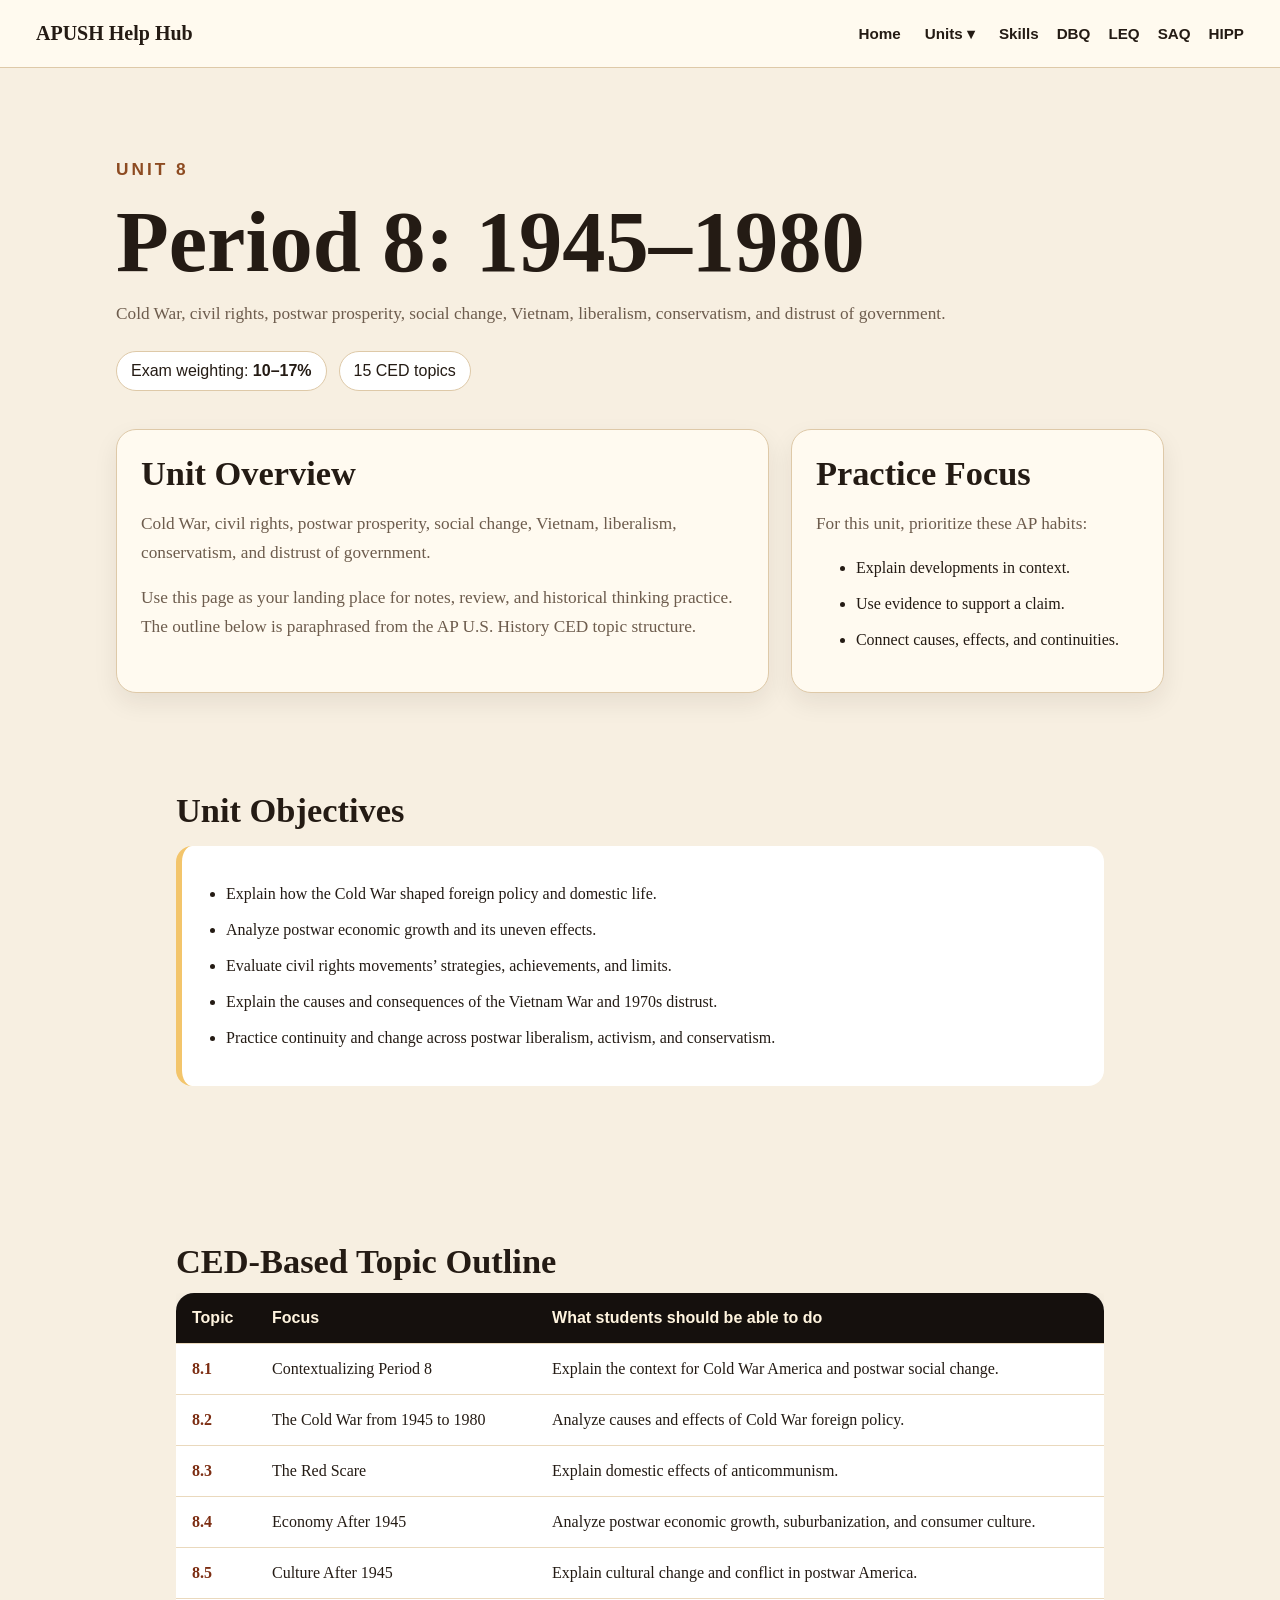
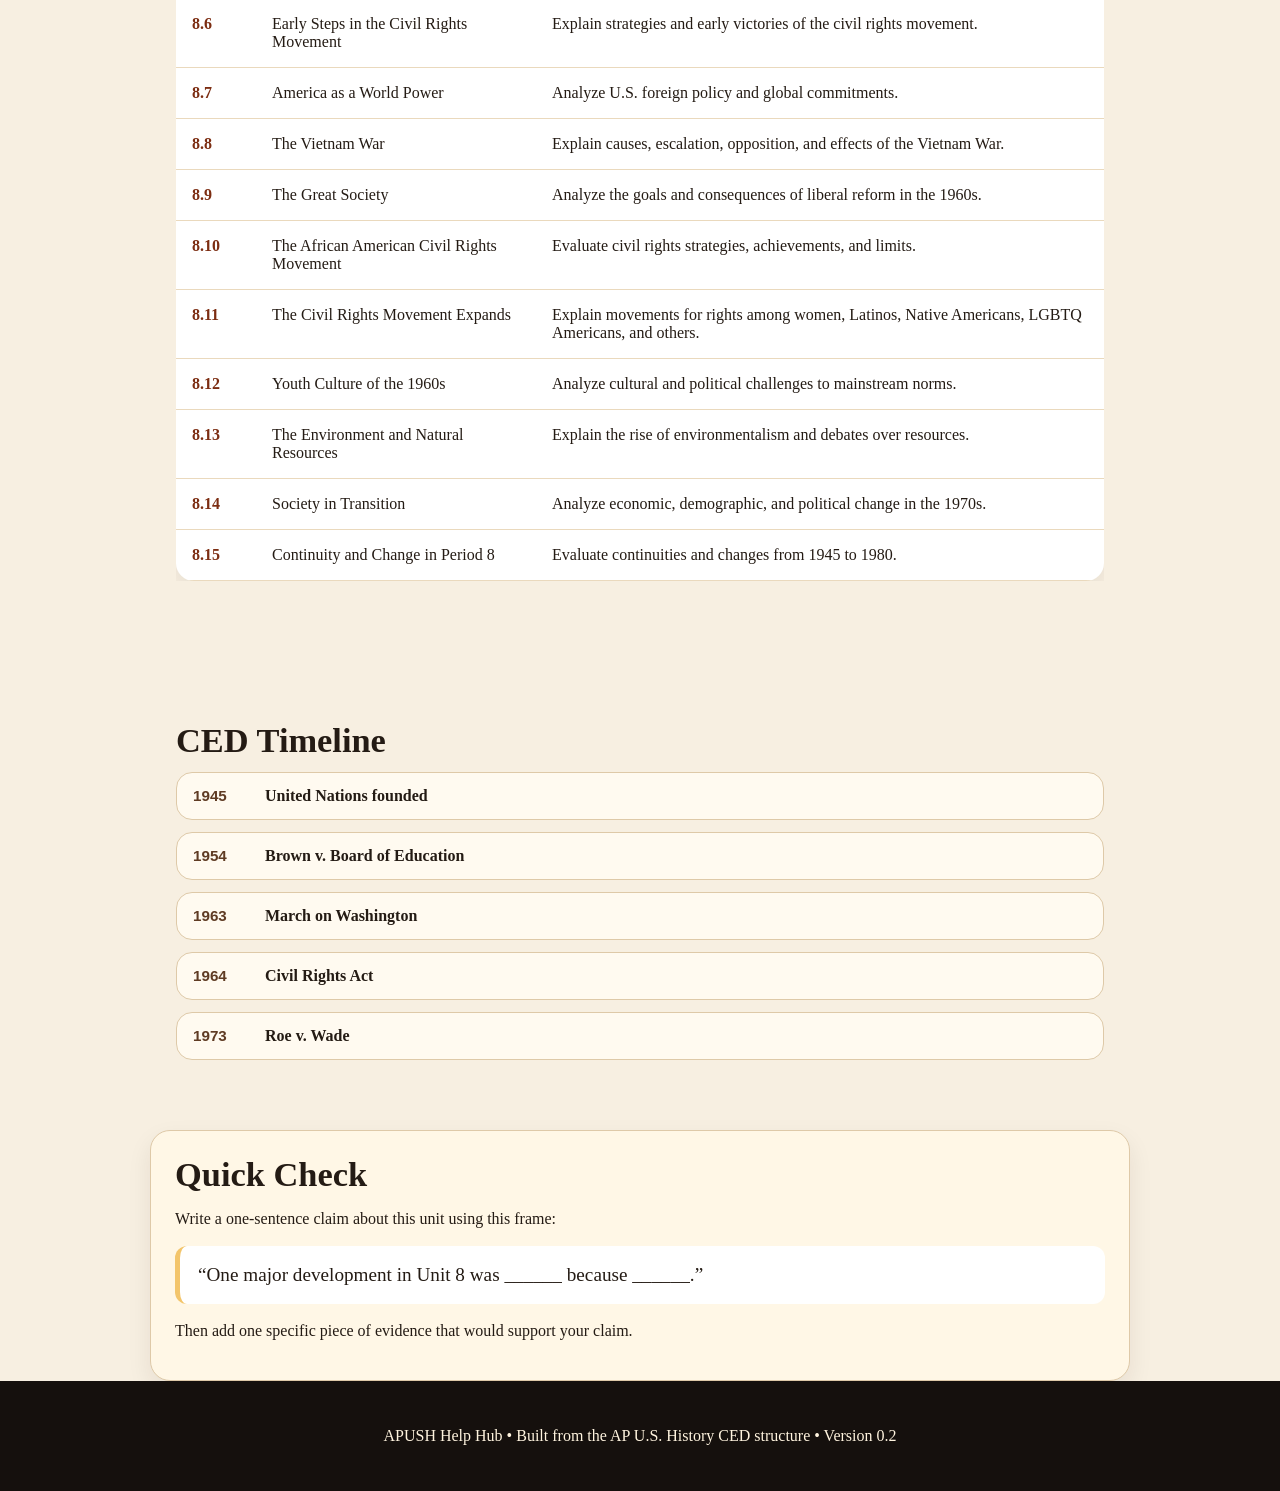
<file: pages/unit8.html>
<!DOCTYPE html>
<html lang="en">
<head>
  <meta charset="UTF-8" />
  <meta name="viewport" content="width=device-width, initial-scale=1.0" />
  <title>Unit 8: Period 8: 1945–1980 | APUSH Help Hub</title>
  <link rel="stylesheet" href="../css/style.css" />
</head>
<body>
  <header class="site-header">
    <a class="brand" href="../index.html">APUSH Help Hub</a>
    <button class="menu-toggle" aria-label="Toggle menu">☰</button>
    <nav class="site-nav">
      <a href="../index.html">Home</a>
      <div class="dropdown">
        <button>Units ▾</button>
        <div class="dropdown-menu">
          <a href="unit1.html">Unit 1</a>
<a href="unit2.html">Unit 2</a>
<a href="unit3.html">Unit 3</a>
<a href="unit4.html">Unit 4</a>
<a href="unit5.html">Unit 5</a>
<a href="unit6.html">Unit 6</a>
<a href="unit7.html">Unit 7</a>
<a href="unit8.html">Unit 8</a>
<a href="unit9.html">Unit 9</a>
        </div>
      </div>
      <a href="skills.html">Skills</a>
      <a href="dbq.html">DBQ</a>
      <a href="leq.html">LEQ</a>
      <a href="saq.html">SAQ</a>
      <a href="hipp.html">HIPP</a>
    </nav>
  </header>
  
  <main class="page-main">
    <section class="page-hero">
      <p class="eyebrow dark">Unit 8</p>
      <h1>Period 8: 1945–1980</h1>
      <p>Cold War, civil rights, postwar prosperity, social change, Vietnam, liberalism, conservatism, and distrust of government.</p>
      <div class="meta-row">
        <span>Exam weighting: <strong>10–17%</strong></span>
        <span>15 CED topics</span>
      </div>
    </section>

    <section class="content-grid">
      <article class="content-card wide">
        <h2>Unit Overview</h2>
        <p>Cold War, civil rights, postwar prosperity, social change, Vietnam, liberalism, conservatism, and distrust of government.</p>
        <p>
          Use this page as your landing place for notes, review, and historical thinking practice.
          The outline below is paraphrased from the AP U.S. History CED topic structure.
        </p>
      </article>

      <aside class="content-card">
        <h2>Practice Focus</h2>
        <p>For this unit, prioritize these AP habits:</p>
        <ul class="check-list">
          <li>Explain developments in context.</li>
          <li>Use evidence to support a claim.</li>
          <li>Connect causes, effects, and continuities.</li>
        </ul>
      </aside>
    </section>

    <section class="section narrow">
      <h2>Unit Objectives</h2>
      <ul class="objective-list">
        <li>Explain how the Cold War shaped foreign policy and domestic life.</li>
<li>Analyze postwar economic growth and its uneven effects.</li>
<li>Evaluate civil rights movements’ strategies, achievements, and limits.</li>
<li>Explain the causes and consequences of the Vietnam War and 1970s distrust.</li>
<li>Practice continuity and change across postwar liberalism, activism, and conservatism.</li>
      </ul>
    </section>

    <section class="section narrow">
      <h2>CED-Based Topic Outline</h2>
      <div class="table-wrap">
        <table class="topic-table">
          <thead>
            <tr>
              <th>Topic</th>
              <th>Focus</th>
              <th>What students should be able to do</th>
            </tr>
          </thead>
          <tbody>
            
          <tr>
            <td>8.1</td>
            <td>Contextualizing Period 8</td>
            <td>Explain the context for Cold War America and postwar social change.</td>
          </tr>

          <tr>
            <td>8.2</td>
            <td>The Cold War from 1945 to 1980</td>
            <td>Analyze causes and effects of Cold War foreign policy.</td>
          </tr>

          <tr>
            <td>8.3</td>
            <td>The Red Scare</td>
            <td>Explain domestic effects of anticommunism.</td>
          </tr>

          <tr>
            <td>8.4</td>
            <td>Economy After 1945</td>
            <td>Analyze postwar economic growth, suburbanization, and consumer culture.</td>
          </tr>

          <tr>
            <td>8.5</td>
            <td>Culture After 1945</td>
            <td>Explain cultural change and conflict in postwar America.</td>
          </tr>

          <tr>
            <td>8.6</td>
            <td>Early Steps in the Civil Rights Movement</td>
            <td>Explain strategies and early victories of the civil rights movement.</td>
          </tr>

          <tr>
            <td>8.7</td>
            <td>America as a World Power</td>
            <td>Analyze U.S. foreign policy and global commitments.</td>
          </tr>

          <tr>
            <td>8.8</td>
            <td>The Vietnam War</td>
            <td>Explain causes, escalation, opposition, and effects of the Vietnam War.</td>
          </tr>

          <tr>
            <td>8.9</td>
            <td>The Great Society</td>
            <td>Analyze the goals and consequences of liberal reform in the 1960s.</td>
          </tr>

          <tr>
            <td>8.10</td>
            <td>The African American Civil Rights Movement</td>
            <td>Evaluate civil rights strategies, achievements, and limits.</td>
          </tr>

          <tr>
            <td>8.11</td>
            <td>The Civil Rights Movement Expands</td>
            <td>Explain movements for rights among women, Latinos, Native Americans, LGBTQ Americans, and others.</td>
          </tr>

          <tr>
            <td>8.12</td>
            <td>Youth Culture of the 1960s</td>
            <td>Analyze cultural and political challenges to mainstream norms.</td>
          </tr>

          <tr>
            <td>8.13</td>
            <td>The Environment and Natural Resources</td>
            <td>Explain the rise of environmentalism and debates over resources.</td>
          </tr>

          <tr>
            <td>8.14</td>
            <td>Society in Transition</td>
            <td>Analyze economic, demographic, and political change in the 1970s.</td>
          </tr>

          <tr>
            <td>8.15</td>
            <td>Continuity and Change in Period 8</td>
            <td>Evaluate continuities and changes from 1945 to 1980.</td>
          </tr>
          </tbody>
        </table>
      </div>
    </section>

    <section class="section narrow">
      <h2>CED Timeline</h2>
      <div class="timeline">
        <details class="timeline-item">
          <summary><span class="timeline-year">1945</span><span>United Nations founded</span></summary>
          <p>Postwar diplomacy marked a new phase in U.S. leadership and international cooperation.</p>
        </details>
        <details class="timeline-item">
          <summary><span class="timeline-year">1954</span><span>Brown v. Board of Education</span></summary>
          <p>The decision challenged segregation and helped fuel the civil rights movement.</p>
        </details>
        <details class="timeline-item">
          <summary><span class="timeline-year">1963</span><span>March on Washington</span></summary>
          <p>Mass protest highlighted the movement for racial equality and economic justice.</p>
        </details>
        <details class="timeline-item">
          <summary><span class="timeline-year">1964</span><span>Civil Rights Act</span></summary>
          <p>Federal law outlawed major forms of segregation and discrimination.</p>
        </details>
        <details class="timeline-item">
          <summary><span class="timeline-year">1973</span><span>Roe v. Wade</span></summary>
          <p>Supreme Court decisions shaped debates over rights, privacy, and federal power.</p>
        </details>
      </div>
    </section>

    <section class="section narrow practice-box">
      <h2>Quick Check</h2>
      <p>Write a one-sentence claim about this unit using this frame:</p>
      <blockquote>“One major development in Unit 8 was ______ because ______.”</blockquote>
      <p>Then add one specific piece of evidence that would support your claim.</p>
    </section>
  </main>

  <footer class="footer">
    <p>APUSH Help Hub • Built from the AP U.S. History CED structure • Version 0.2</p>
  </footer>
  <script src="../js/script.js"></script>
</body>
</html>
</file>
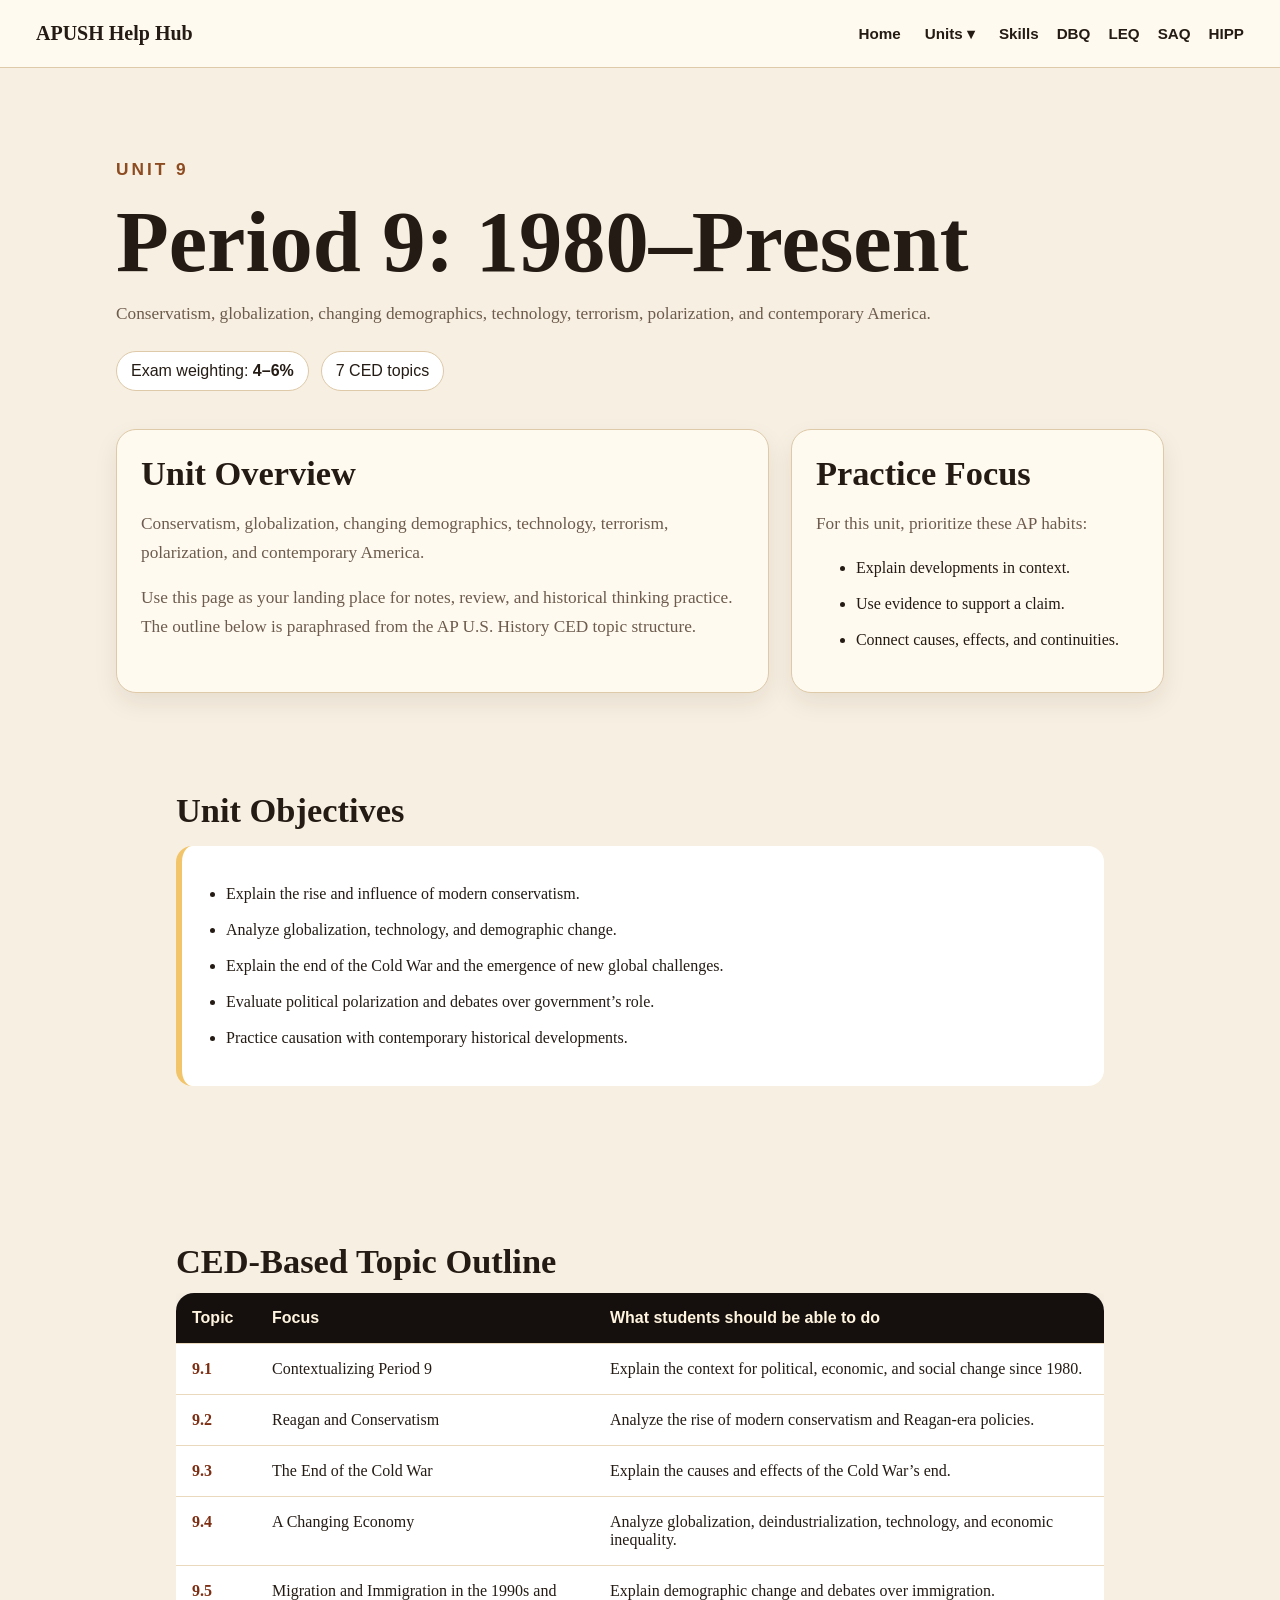
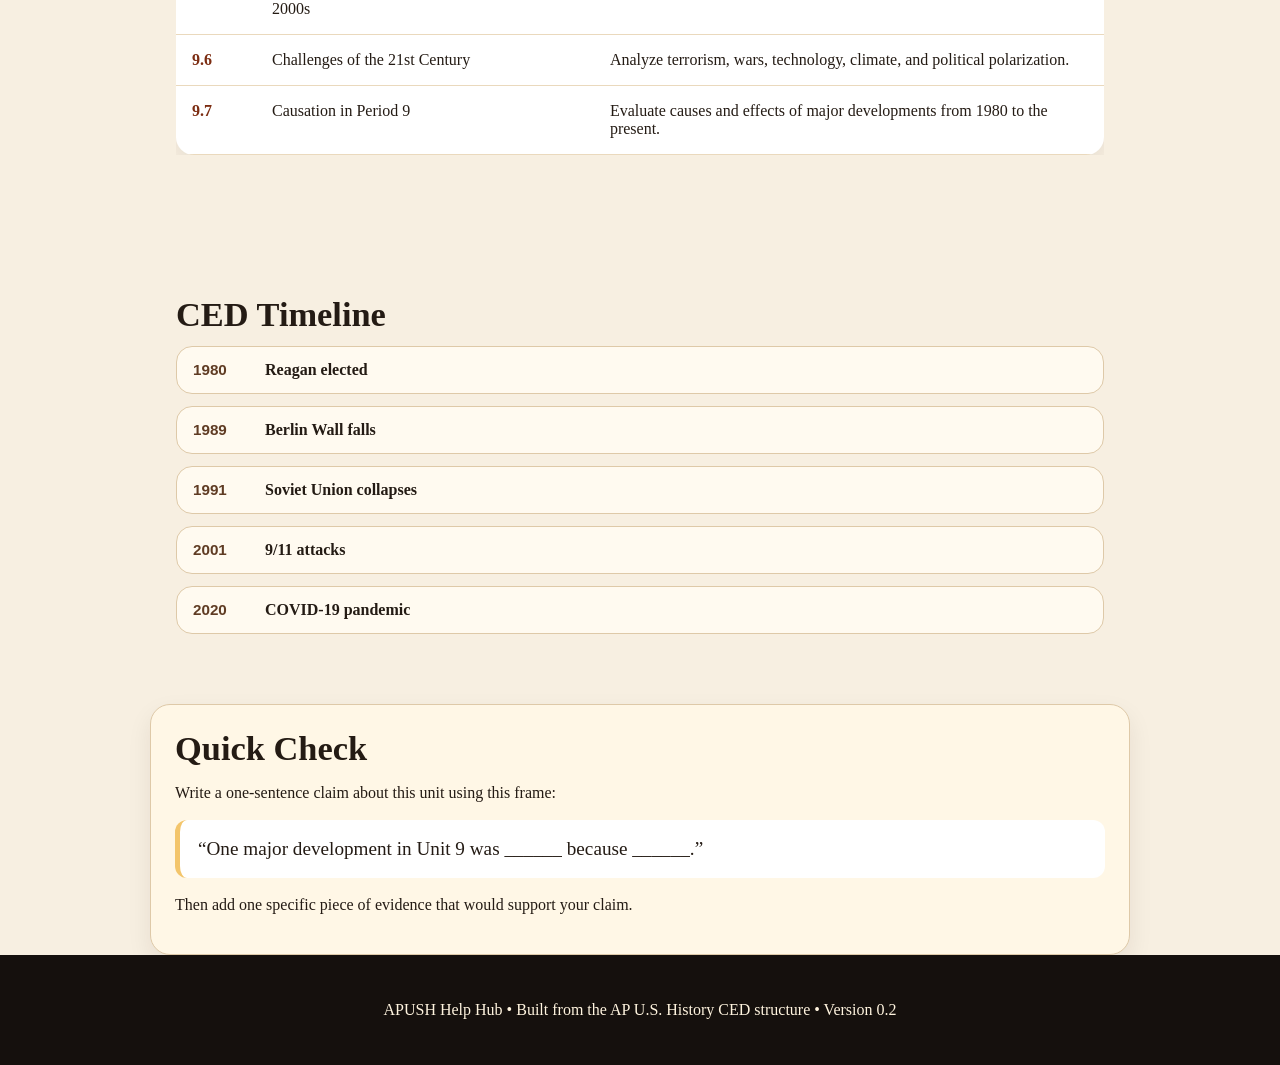
<file: pages/unit9.html>
<!DOCTYPE html>
<html lang="en">
<head>
  <meta charset="UTF-8" />
  <meta name="viewport" content="width=device-width, initial-scale=1.0" />
  <title>Unit 9: Period 9: 1980–Present | APUSH Help Hub</title>
  <link rel="stylesheet" href="../css/style.css" />
</head>
<body>
  <header class="site-header">
    <a class="brand" href="../index.html">APUSH Help Hub</a>
    <button class="menu-toggle" aria-label="Toggle menu">☰</button>
    <nav class="site-nav">
      <a href="../index.html">Home</a>
      <div class="dropdown">
        <button>Units ▾</button>
        <div class="dropdown-menu">
          <a href="unit1.html">Unit 1</a>
<a href="unit2.html">Unit 2</a>
<a href="unit3.html">Unit 3</a>
<a href="unit4.html">Unit 4</a>
<a href="unit5.html">Unit 5</a>
<a href="unit6.html">Unit 6</a>
<a href="unit7.html">Unit 7</a>
<a href="unit8.html">Unit 8</a>
<a href="unit9.html">Unit 9</a>
        </div>
      </div>
      <a href="skills.html">Skills</a>
      <a href="dbq.html">DBQ</a>
      <a href="leq.html">LEQ</a>
      <a href="saq.html">SAQ</a>
      <a href="hipp.html">HIPP</a>
    </nav>
  </header>
  
  <main class="page-main">
    <section class="page-hero">
      <p class="eyebrow dark">Unit 9</p>
      <h1>Period 9: 1980–Present</h1>
      <p>Conservatism, globalization, changing demographics, technology, terrorism, polarization, and contemporary America.</p>
      <div class="meta-row">
        <span>Exam weighting: <strong>4–6%</strong></span>
        <span>7 CED topics</span>
      </div>
    </section>

    <section class="content-grid">
      <article class="content-card wide">
        <h2>Unit Overview</h2>
        <p>Conservatism, globalization, changing demographics, technology, terrorism, polarization, and contemporary America.</p>
        <p>
          Use this page as your landing place for notes, review, and historical thinking practice.
          The outline below is paraphrased from the AP U.S. History CED topic structure.
        </p>
      </article>

      <aside class="content-card">
        <h2>Practice Focus</h2>
        <p>For this unit, prioritize these AP habits:</p>
        <ul class="check-list">
          <li>Explain developments in context.</li>
          <li>Use evidence to support a claim.</li>
          <li>Connect causes, effects, and continuities.</li>
        </ul>
      </aside>
    </section>

    <section class="section narrow">
      <h2>Unit Objectives</h2>
      <ul class="objective-list">
        <li>Explain the rise and influence of modern conservatism.</li>
<li>Analyze globalization, technology, and demographic change.</li>
<li>Explain the end of the Cold War and the emergence of new global challenges.</li>
<li>Evaluate political polarization and debates over government’s role.</li>
<li>Practice causation with contemporary historical developments.</li>
      </ul>
    </section>

    <section class="section narrow">
      <h2>CED-Based Topic Outline</h2>
      <div class="table-wrap">
        <table class="topic-table">
          <thead>
            <tr>
              <th>Topic</th>
              <th>Focus</th>
              <th>What students should be able to do</th>
            </tr>
          </thead>
          <tbody>
            
          <tr>
            <td>9.1</td>
            <td>Contextualizing Period 9</td>
            <td>Explain the context for political, economic, and social change since 1980.</td>
          </tr>

          <tr>
            <td>9.2</td>
            <td>Reagan and Conservatism</td>
            <td>Analyze the rise of modern conservatism and Reagan-era policies.</td>
          </tr>

          <tr>
            <td>9.3</td>
            <td>The End of the Cold War</td>
            <td>Explain the causes and effects of the Cold War’s end.</td>
          </tr>

          <tr>
            <td>9.4</td>
            <td>A Changing Economy</td>
            <td>Analyze globalization, deindustrialization, technology, and economic inequality.</td>
          </tr>

          <tr>
            <td>9.5</td>
            <td>Migration and Immigration in the 1990s and 2000s</td>
            <td>Explain demographic change and debates over immigration.</td>
          </tr>

          <tr>
            <td>9.6</td>
            <td>Challenges of the 21st Century</td>
            <td>Analyze terrorism, wars, technology, climate, and political polarization.</td>
          </tr>

          <tr>
            <td>9.7</td>
            <td>Causation in Period 9</td>
            <td>Evaluate causes and effects of major developments from 1980 to the present.</td>
          </tr>
          </tbody>
        </table>
      </div>
    </section>

    <section class="section narrow">
      <h2>CED Timeline</h2>
      <div class="timeline">
        <details class="timeline-item">
          <summary><span class="timeline-year">1980</span><span>Reagan elected</span></summary>
          <p>New conservatism reshaped domestic policy, global strategy, and cultural debates.</p>
        </details>
        <details class="timeline-item">
          <summary><span class="timeline-year">1989</span><span>Berlin Wall falls</span></summary>
          <p>The end of the Cold War transformed international politics and U.S. foreign policy.</p>
        </details>
        <details class="timeline-item">
          <summary><span class="timeline-year">1991</span><span>Soviet Union collapses</span></summary>
          <p>U.S. power became more dominant in a changed global order.</p>
        </details>
        <details class="timeline-item">
          <summary><span class="timeline-year">2001</span><span>9/11 attacks</span></summary>
          <p>National security and foreign policy priorities shifted dramatically after the attacks.</p>
        </details>
        <details class="timeline-item">
          <summary><span class="timeline-year">2020</span><span>COVID-19 pandemic</span></summary>
          <p>The pandemic reshaped public health, the economy, and civic life on a global scale.</p>
        </details>
      </div>
    </section>

    <section class="section narrow practice-box">
      <h2>Quick Check</h2>
      <p>Write a one-sentence claim about this unit using this frame:</p>
      <blockquote>“One major development in Unit 9 was ______ because ______.”</blockquote>
      <p>Then add one specific piece of evidence that would support your claim.</p>
    </section>
  </main>

  <footer class="footer">
    <p>APUSH Help Hub • Built from the AP U.S. History CED structure • Version 0.2</p>
  </footer>
  <script src="../js/script.js"></script>
</body>
</html>
</file>
<file: css/style.css>
:root {
  --ink: #241b14;
  --brown: #5f3b23;
  --gold: #f3c56b;
  --cream: #f7efe1;
  --paper: #fffaf0;
  --muted: #6d5c4d;
  --line: #dec9a8;
  --dark: #15100d;
}

* { box-sizing: border-box; }

body {
  margin: 0;
  font-family: Georgia, "Times New Roman", serif;
  color: var(--ink);
  background: var(--cream);
}

a { color: inherit; }

.home-hero {
  min-height: 88vh;
  color: white;
  background:
    linear-gradient(rgba(18, 12, 8, 0.7), rgba(18, 12, 8, 0.7)),
    url("../assets/images/Washington_Crossing_the_Delaware_MET_DP245003FXD.jpg");
  background-size: cover;
  background-position: center;
  background-repeat: no-repeat;
}

.home-nav, .site-header {
  display: flex;
  justify-content: space-between;
  align-items: center;
  gap: 18px;
  padding: 22px 36px;
}

.home-nav a, .site-nav a, .site-nav button {
  text-decoration: none;
  margin-left: 18px;
  font-family: Arial, sans-serif;
  font-weight: 700;
  font-size: 0.95rem;
}

.brand {
  font-weight: 900;
  font-size: 1.25rem;
  text-decoration: none;
}

.hero-inner {
  max-width: 930px;
  margin: 0 auto;
  padding: 120px 28px 80px;
  text-align: center;
}

.eyebrow {
  text-transform: uppercase;
  letter-spacing: 3px;
  color: var(--gold);
  font-family: Arial, sans-serif;
  font-weight: 800;
  font-size: 0.78rem;
}

.eyebrow.dark { color: #8d4b21; }

h1 {
  font-size: clamp(2.5rem, 7vw, 5.4rem);
  line-height: 0.95;
  margin: 14px 0;
}

h2 { font-size: 2.15rem; margin: 0 0 12px; }

h3 { margin-top: 0; }

.subtitle {
  max-width: 760px;
  margin: 0 auto;
  font-size: 1.25rem;
  line-height: 1.6;
}

.hero-actions { margin-top: 30px; }

.btn {
  display: inline-block;
  padding: 14px 22px;
  border-radius: 999px;
  margin: 8px;
  text-decoration: none;
  font-family: Arial, sans-serif;
  font-weight: 900;
}

.primary { background: var(--gold); color: var(--ink); }

.secondary { border: 2px solid white; color: white; }

.section {
  max-width: 1120px;
  margin: 0 auto;
  padding: 70px 26px;
}

.section.narrow { max-width: 980px; }

.section-heading {
  max-width: 780px;
  margin-bottom: 28px;
}

.section-heading p, .page-hero p, .content-card p, .split-section p {
  color: var(--muted);
  font-size: 1.08rem;
  line-height: 1.65;
}

.unit-grid {
  display: grid;
  grid-template-columns: repeat(3, 1fr);
  gap: 18px;
}

.unit-tile, .skill-card, .content-card, .practice-box {
  background: var(--paper);
  border: 1px solid var(--line);
  border-radius: 20px;
  padding: 24px;
  box-shadow: 0 10px 25px rgba(35, 25, 15, 0.08);
}

.unit-tile {
  display: block;
  text-decoration: none;
  transition: transform 0.2s ease, box-shadow 0.2s ease;
}

.unit-tile:hover, .skill-card:hover {
  transform: translateY(-4px);
  box-shadow: 0 16px 35px rgba(35, 25, 15, 0.14);
}

.unit-tile span {
  display: inline-block;
  background: var(--brown);
  color: white;
  border-radius: 999px;
  padding: 5px 10px;
  font-family: Arial, sans-serif;
  font-size: 0.8rem;
  margin-bottom: 12px;
}

.unit-tile strong {
  display: block;
  font-size: 1.25rem;
  line-height: 1.3;
}

.unit-tile em {
  display: block;
  margin-top: 10px;
  color: var(--muted);
}

.split-section {
  display: grid;
  grid-template-columns: 1.5fr 1fr;
  gap: 26px;
  align-items: center;
}

.feature-card {
  background: var(--dark);
  color: #fff4df;
  border-radius: 24px;
  padding: 28px;
}

.check-list li, .objective-list li {
  margin: 12px 0;
  line-height: 1.5;
}

.timeline {
  display: grid;
  gap: 12px;
}

.timeline-item {
  border: 1px solid var(--line);
  border-radius: 16px;
  padding: 14px 16px;
  background: var(--paper);
}

.timeline-item summary {
  cursor: pointer;
  font-weight: 700;
  display: flex;
  gap: 12px;
  align-items: center;
}

.timeline-year {
  color: var(--brown);
  font-family: Arial, sans-serif;
  font-size: 0.95rem;
  min-width: 60px;
}

.timeline-item p {
  margin: 10px 0 0 72px;
  color: var(--muted);
  line-height: 1.55;
}

.text-link {
  color: #7c2d12;
  font-weight: 900;
  font-family: Arial, sans-serif;
}

.site-header {
  position: sticky;
  top: 0;
  z-index: 5;
  background: rgba(255, 250, 240, 0.95);
  border-bottom: 1px solid var(--line);
  backdrop-filter: blur(8px);
}

.site-nav {
  display: flex;
  align-items: center;
  flex-wrap: wrap;
}

.site-nav a, .site-nav button {
  color: var(--ink);
  background: none;
  border: none;
  cursor: pointer;
}

.dropdown {
  position: relative;
  display: inline-block;
}

.dropdown-menu {
  display: none;
  position: absolute;
  right: 0;
  min-width: 190px;
  background: white;
  border: 1px solid var(--line);
  border-radius: 16px;
  padding: 10px;
  box-shadow: 0 18px 40px rgba(20, 15, 10, 0.16);
}

.dropdown-menu a {
  display: block;
  margin: 0;
  padding: 10px;
  border-radius: 10px;
}

.dropdown:hover .dropdown-menu { display: block; }

.menu-toggle { display: none; }

.page-main { min-height: 80vh; }

.page-hero {
  max-width: 1100px;
  margin: 0 auto;
  padding: 70px 26px 38px;
}

.page-hero h1 {
  color: var(--ink);
}

.meta-row {
  display: flex;
  flex-wrap: wrap;
  gap: 12px;
  margin-top: 22px;
}

.meta-row span {
  background: white;
  border: 1px solid var(--line);
  border-radius: 999px;
  padding: 10px 14px;
  font-family: Arial, sans-serif;
  color: var(--ink);
}

.content-grid {
  max-width: 1100px;
  margin: 0 auto;
  padding: 0 26px 28px;
  display: grid;
  grid-template-columns: 1.4fr 0.8fr;
  gap: 22px;
}

.content-card.wide { min-height: 200px; }

.objective-list {
  background: white;
  border-left: 6px solid var(--gold);
  padding: 24px 28px 24px 44px;
  border-radius: 16px;
}

.table-wrap { overflow-x: auto; }

.topic-table {
  width: 100%;
  border-collapse: collapse;
  background: white;
  border-radius: 18px;
  overflow: hidden;
  box-shadow: 0 8px 22px rgba(35, 25, 15, 0.08);
}

.topic-table th {
  background: var(--dark);
  color: #fff4df;
  text-align: left;
  font-family: Arial, sans-serif;
}

.topic-table th, .topic-table td {
  padding: 16px;
  border-bottom: 1px solid #ead9bd;
  vertical-align: top;
}

.topic-table td:first-child {
  font-weight: 900;
  color: #7c2d12;
  width: 80px;
}

.practice-box {
  background: #fff7e6;
}

blockquote {
  margin: 18px 0;
  padding: 18px;
  border-left: 5px solid var(--gold);
  background: white;
  border-radius: 12px;
  font-size: 1.2rem;
}

.skill-grid {
  display: grid;
  grid-template-columns: repeat(2, 1fr);
  gap: 20px;
}

.skill-card {
  display: block;
  text-decoration: none;
}

.big li { font-size: 1.1rem; }

.footer {
  text-align: center;
  padding: 30px;
  background: var(--dark);
  color: #fff4df;
}

@media (max-width: 820px) {
  .home-nav, .site-header { padding: 18px 20px; align-items: flex-start; }
  .home-nav { flex-direction: column; }
  .home-nav a { margin-left: 0; margin-right: 12px; }

  .unit-grid, .split-section, .content-grid, .skill-grid {
    grid-template-columns: 1fr;
  }

  .site-nav {
    display: none;
    width: 100%;
    flex-direction: column;
    align-items: flex-start;
  }

  .site-nav.open { display: flex; }

  .site-nav a, .site-nav button {
    margin: 10px 0;
  }

  .menu-toggle {
    display: block;
    border: none;
    background: var(--brown);
    color: white;
    border-radius: 10px;
    padding: 8px 12px;
  }

  .dropdown-menu {
    position: static;
    display: block;
    box-shadow: none;
    background: transparent;
    border: none;
  }
}
</file>
